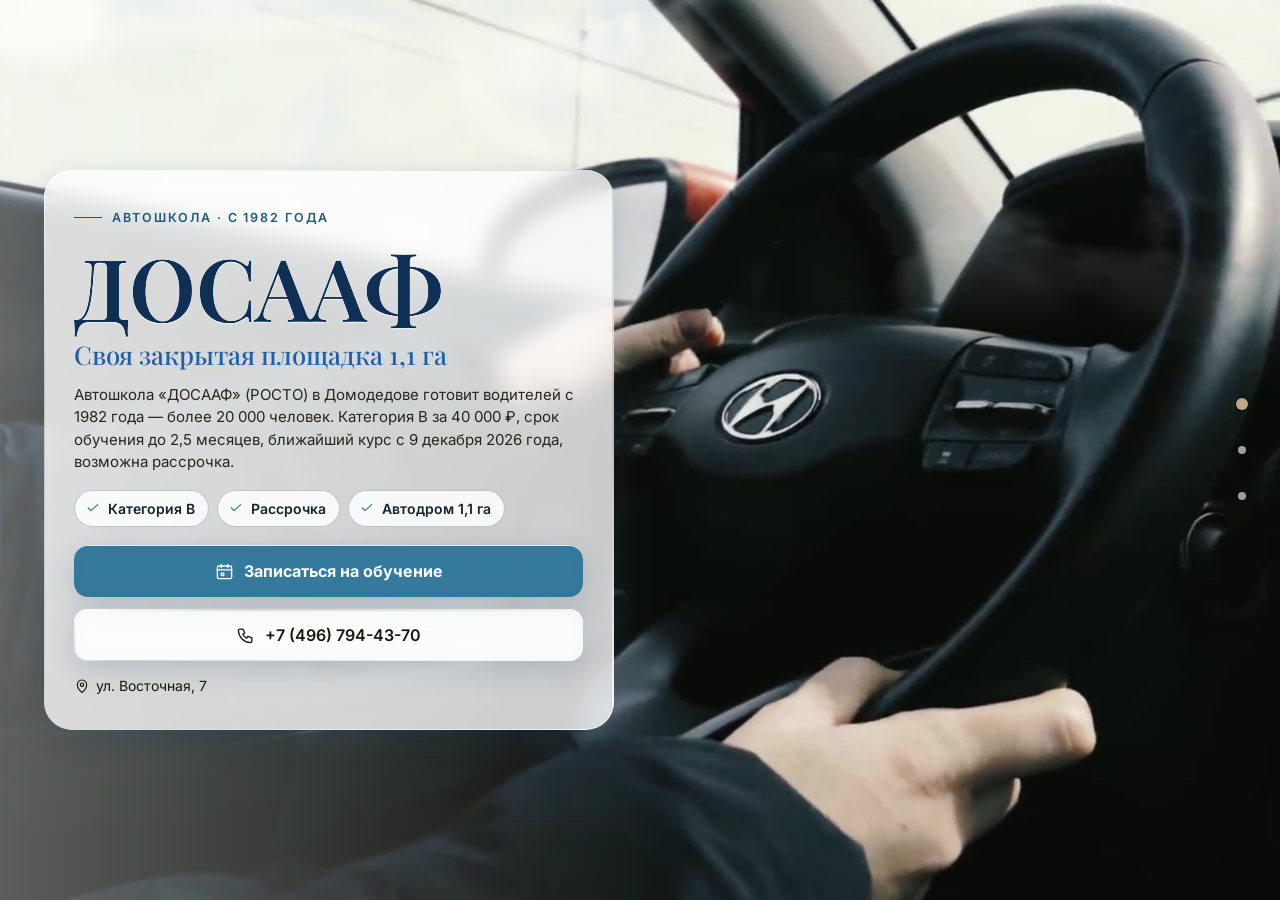
<file: index.html>
<!DOCTYPE html>
<html lang="ru" data-theme="light">
<head>
<meta charset="utf-8">
<meta name="viewport" content="width=device-width, initial-scale=1, viewport-fit=cover">
<title>Автошкола «ДОСААФ» (РОСТО), Домодедово — категория B 40 000 ₽, с 1982 года</title>
<meta name="description" content="Автошкола «ДОСААФ» (РОСТО) в Домодедове с 1982 года: категория B — 40 000 ₽, срок до 2,5 месяцев, рассрочка, собственный автодром 1,1 га. Курс с 9 декабря 2026. Телефон +7 (496) 794-43-70.">
<meta name="robots" content="noindex, nofollow, noarchive">
<meta name="geo.region" content="RU-SPE">
<meta name="geo.placename" content="Санкт-Петербург">
<meta name="geo.position" content="59.8944504;30.4585142">
<meta name="ICBM" content="59.8944504, 30.4585142">
<meta property="og:type" content="website">
<meta property="og:locale" content="ru_RU">
<meta property="og:site_name" content="Автошкола «ДОСААФ»">
<meta property="og:title" content="Автошкола «ДОСААФ» (РОСТО), Домодедово — категория B 40 000 ₽, с 1982 года">
<meta property="og:description" content="Автошкола «ДОСААФ» (РОСТО) в Домодедове с 1982 года: категория B — 40 000 ₽, срок до 2,5 месяцев, рассрочка, собственный автодром 1,1 га. Курс с 9 декабря 2026. Телефон +7 (496) 794-43-70.">
<meta name="twitter:card" content="summary_large_image">
<meta name="twitter:title" content="Автошкола «ДОСААФ» (РОСТО), Домодедово — категория B 40 000 ₽, с 1982 года">
<meta name="twitter:description" content="Автошкола «ДОСААФ» (РОСТО) в Домодедове с 1982 года: категория B — 40 000 ₽, срок до 2,5 месяцев, рассрочка, собственный автодром 1,1 га. Курс с 9 декабря 2026. Телефон +7 (496) 794-43-70.">
<meta name="theme-color" content="#eef5f9">
<link rel="icon" href="data:image/svg+xml,%3Csvg%20xmlns%3D%22http%3A//www.w3.org/2000/svg%22%20viewBox%3D%220%200%2064%2064%22%3E%3Crect%20width%3D%2264%22%20height%3D%2264%22%20rx%3D%2214%22%20fill%3D%22%231f5fa8%22/%3E%3Ccircle%20cx%3D%2232%22%20cy%3D%2232%22%20r%3D%2217%22%20fill%3D%22none%22%20stroke%3D%22%23fff%22%20stroke-width%3D%225%22/%3E%3Ccircle%20cx%3D%2232%22%20cy%3D%2232%22%20r%3D%225%22%20fill%3D%22%23ffc54d%22/%3E%3C/svg%3E">
<script>document.documentElement.classList.add('js');try{var _i=parseInt(localStorage.getItem('nb_fs2'),10),_f=[1,1.15,1.3,1.5][_i];if(_f)document.documentElement.style.setProperty('--fs',_f)}catch(e){}</script>
<style id="hero-timing">:root{--hero-d:1.2s}</style>
<link rel="preload" as="image" href="img/hero-poster.jpg" fetchpriority="high">
<!-- шрифты лежат внутри сайта: Google Fonts у российской аудитории режется -->
<style>
@font-face{font-family:'Inter';font-style:normal;font-weight:400;font-display:swap;src:url(assets/fonts/inter-400-cyrillic-ext.woff2) format('woff2');unicode-range:U+0460-052F, U+1C80-1C8A, U+20B4, U+2DE0-2DFF, U+A640-A69F, U+FE2E-FE2F}
@font-face{font-family:'Inter';font-style:normal;font-weight:400;font-display:swap;src:url(assets/fonts/inter-400-cyrillic.woff2) format('woff2');unicode-range:U+0301, U+0400-045F, U+0490-0491, U+04B0-04B1, U+2116}
@font-face{font-family:'Inter';font-style:normal;font-weight:400;font-display:swap;src:url(assets/fonts/inter-400-latin-ext.woff2) format('woff2');unicode-range:U+0100-02BA, U+02BD-02C5, U+02C7-02CC, U+02CE-02D7, U+02DD-02FF, U+0304, U+0308, U+0329, U+1D00-1DBF, U+1E00-1E9F, U+1EF2-1EFF, U+2020, U+20A0-20AB, U+20AD-20C0, U+2113, U+2C60-2C7F, U+A720-A7FF}
@font-face{font-family:'Inter';font-style:normal;font-weight:400;font-display:swap;src:url(assets/fonts/inter-400-latin.woff2) format('woff2');unicode-range:U+0000-00FF, U+0131, U+0152-0153, U+02BB-02BC, U+02C6, U+02DA, U+02DC, U+0304, U+0308, U+0329, U+2000-206F, U+20AC, U+2122, U+2191, U+2193, U+2212, U+2215, U+FEFF, U+FFFD}
@font-face{font-family:'Inter';font-style:normal;font-weight:500;font-display:swap;src:url(assets/fonts/inter-500-cyrillic-ext.woff2) format('woff2');unicode-range:U+0460-052F, U+1C80-1C8A, U+20B4, U+2DE0-2DFF, U+A640-A69F, U+FE2E-FE2F}
@font-face{font-family:'Inter';font-style:normal;font-weight:500;font-display:swap;src:url(assets/fonts/inter-500-cyrillic.woff2) format('woff2');unicode-range:U+0301, U+0400-045F, U+0490-0491, U+04B0-04B1, U+2116}
@font-face{font-family:'Inter';font-style:normal;font-weight:500;font-display:swap;src:url(assets/fonts/inter-500-latin-ext.woff2) format('woff2');unicode-range:U+0100-02BA, U+02BD-02C5, U+02C7-02CC, U+02CE-02D7, U+02DD-02FF, U+0304, U+0308, U+0329, U+1D00-1DBF, U+1E00-1E9F, U+1EF2-1EFF, U+2020, U+20A0-20AB, U+20AD-20C0, U+2113, U+2C60-2C7F, U+A720-A7FF}
@font-face{font-family:'Inter';font-style:normal;font-weight:500;font-display:swap;src:url(assets/fonts/inter-500-latin.woff2) format('woff2');unicode-range:U+0000-00FF, U+0131, U+0152-0153, U+02BB-02BC, U+02C6, U+02DA, U+02DC, U+0304, U+0308, U+0329, U+2000-206F, U+20AC, U+2122, U+2191, U+2193, U+2212, U+2215, U+FEFF, U+FFFD}
@font-face{font-family:'Inter';font-style:normal;font-weight:600;font-display:swap;src:url(assets/fonts/inter-600-cyrillic-ext.woff2) format('woff2');unicode-range:U+0460-052F, U+1C80-1C8A, U+20B4, U+2DE0-2DFF, U+A640-A69F, U+FE2E-FE2F}
@font-face{font-family:'Inter';font-style:normal;font-weight:600;font-display:swap;src:url(assets/fonts/inter-600-cyrillic.woff2) format('woff2');unicode-range:U+0301, U+0400-045F, U+0490-0491, U+04B0-04B1, U+2116}
@font-face{font-family:'Inter';font-style:normal;font-weight:600;font-display:swap;src:url(assets/fonts/inter-600-latin-ext.woff2) format('woff2');unicode-range:U+0100-02BA, U+02BD-02C5, U+02C7-02CC, U+02CE-02D7, U+02DD-02FF, U+0304, U+0308, U+0329, U+1D00-1DBF, U+1E00-1E9F, U+1EF2-1EFF, U+2020, U+20A0-20AB, U+20AD-20C0, U+2113, U+2C60-2C7F, U+A720-A7FF}
@font-face{font-family:'Inter';font-style:normal;font-weight:600;font-display:swap;src:url(assets/fonts/inter-600-latin.woff2) format('woff2');unicode-range:U+0000-00FF, U+0131, U+0152-0153, U+02BB-02BC, U+02C6, U+02DA, U+02DC, U+0304, U+0308, U+0329, U+2000-206F, U+20AC, U+2122, U+2191, U+2193, U+2212, U+2215, U+FEFF, U+FFFD}
@font-face{font-family:'Inter';font-style:normal;font-weight:700;font-display:swap;src:url(assets/fonts/inter-700-cyrillic-ext.woff2) format('woff2');unicode-range:U+0460-052F, U+1C80-1C8A, U+20B4, U+2DE0-2DFF, U+A640-A69F, U+FE2E-FE2F}
@font-face{font-family:'Inter';font-style:normal;font-weight:700;font-display:swap;src:url(assets/fonts/inter-700-cyrillic.woff2) format('woff2');unicode-range:U+0301, U+0400-045F, U+0490-0491, U+04B0-04B1, U+2116}
@font-face{font-family:'Inter';font-style:normal;font-weight:700;font-display:swap;src:url(assets/fonts/inter-700-latin-ext.woff2) format('woff2');unicode-range:U+0100-02BA, U+02BD-02C5, U+02C7-02CC, U+02CE-02D7, U+02DD-02FF, U+0304, U+0308, U+0329, U+1D00-1DBF, U+1E00-1E9F, U+1EF2-1EFF, U+2020, U+20A0-20AB, U+20AD-20C0, U+2113, U+2C60-2C7F, U+A720-A7FF}
@font-face{font-family:'Inter';font-style:normal;font-weight:700;font-display:swap;src:url(assets/fonts/inter-700-latin.woff2) format('woff2');unicode-range:U+0000-00FF, U+0131, U+0152-0153, U+02BB-02BC, U+02C6, U+02DA, U+02DC, U+0304, U+0308, U+0329, U+2000-206F, U+20AC, U+2122, U+2191, U+2193, U+2212, U+2215, U+FEFF, U+FFFD}
@font-face{font-family:'Playfair Display';font-style:normal;font-weight:500;font-display:swap;src:url(assets/fonts/playfair-display-500-cyrillic.woff2) format('woff2');unicode-range:U+0301, U+0400-045F, U+0490-0491, U+04B0-04B1, U+2116}
@font-face{font-family:'Playfair Display';font-style:normal;font-weight:500;font-display:swap;src:url(assets/fonts/playfair-display-500-latin-ext.woff2) format('woff2');unicode-range:U+0100-02BA, U+02BD-02C5, U+02C7-02CC, U+02CE-02D7, U+02DD-02FF, U+0304, U+0308, U+0329, U+1D00-1DBF, U+1E00-1E9F, U+1EF2-1EFF, U+2020, U+20A0-20AB, U+20AD-20C0, U+2113, U+2C60-2C7F, U+A720-A7FF}
@font-face{font-family:'Playfair Display';font-style:normal;font-weight:500;font-display:swap;src:url(assets/fonts/playfair-display-500-latin.woff2) format('woff2');unicode-range:U+0000-00FF, U+0131, U+0152-0153, U+02BB-02BC, U+02C6, U+02DA, U+02DC, U+0304, U+0308, U+0329, U+2000-206F, U+20AC, U+2122, U+2191, U+2193, U+2212, U+2215, U+FEFF, U+FFFD}
@font-face{font-family:'Playfair Display';font-style:normal;font-weight:600;font-display:swap;src:url(assets/fonts/playfair-display-600-cyrillic.woff2) format('woff2');unicode-range:U+0301, U+0400-045F, U+0490-0491, U+04B0-04B1, U+2116}
@font-face{font-family:'Playfair Display';font-style:normal;font-weight:600;font-display:swap;src:url(assets/fonts/playfair-display-600-latin-ext.woff2) format('woff2');unicode-range:U+0100-02BA, U+02BD-02C5, U+02C7-02CC, U+02CE-02D7, U+02DD-02FF, U+0304, U+0308, U+0329, U+1D00-1DBF, U+1E00-1E9F, U+1EF2-1EFF, U+2020, U+20A0-20AB, U+20AD-20C0, U+2113, U+2C60-2C7F, U+A720-A7FF}
@font-face{font-family:'Playfair Display';font-style:normal;font-weight:600;font-display:swap;src:url(assets/fonts/playfair-display-600-latin.woff2) format('woff2');unicode-range:U+0000-00FF, U+0131, U+0152-0153, U+02BB-02BC, U+02C6, U+02DA, U+02DC, U+0304, U+0308, U+0329, U+2000-206F, U+20AC, U+2122, U+2191, U+2193, U+2212, U+2215, U+FEFF, U+FFFD}
/* ===== Notary site — generator stylesheet (light warm base, dark theme by toggle) ===== */
:root{
  --p100:#665230; --p90:#97825e; --p80:#bba887; --p70:#c2b9a9; --p50:#dad5ce; --p40:#e0dedb;
  --p30:#eeece9; --p20:#f1f1f0; --p10:#f8f8f8; --n100:#0e0f11; --n90:#3c404b; --n10:#fff;

  --bg:var(--p10); --bg2:var(--p20); --bg3:var(--p30); --card:var(--n10); --text:var(--n100); --muted:var(--n90);
  --line:var(--p50); --line2:var(--p40); --accent:var(--p90); --accent-d:var(--p100); --accent-l:var(--p80); --accent-soft:var(--p30);
  --on-accent:#fff; --shadow:0 1px 10px rgba(51,51,51,.10); --shadow-lg:0 12px 40px rgba(30,24,10,.14);
  --hero-ov1:rgba(14,15,17,.72); --hero-ov2:rgba(14,15,17,.30); --sec-ov:rgba(248,248,248,.72);
  --ok:#2e8b57; --bad:#b4453b;
  /* те же цвета составляющими: rgba() понимают все браузеры, color-mix() — нет */
  --bg-rgb:248,248,248; --card-rgb:255,255,255; --accent-rgb:151,130,94; --ok-rgb:46,139,87;

  --zc:var(--fs); --fs:1; --vwu:calc(1vw / var(--fs)); --vhu:calc(1vh / var(--fs));   /* масштаб текста (А−/А+) и «честные» vw/vh под ним */
  --hdr-h:68px; --bar-h:70px; --vh:calc(100*var(--vhu)); --gap:24px; --radius:14px; --radius-s:10px;
  --font:"Inter",Tahoma,Arial,sans-serif; --serif:"Playfair Display",Georgia,"Times New Roman",serif;
  --ease:cubic-bezier(.65,.05,.36,1); --speed:520ms;
}
html[data-theme="dark"]{
  --bg:#17150f; --bg2:#1d1a13; --bg3:#252117; --card:#221e15; --text:#f1ebdf; --muted:#b9ae98;
  --line:#3a3325; --line2:#2f2a1e; --accent:#c9b17f; --accent-d:#e0cf9f; --accent-l:#8d7b58; --accent-soft:#2a251a;
  --on-accent:#17150f; --shadow:0 1px 12px rgba(0,0,0,.45); --shadow-lg:0 14px 40px rgba(0,0,0,.55);
  --hero-ov1:rgba(10,9,6,.80); --hero-ov2:rgba(10,9,6,.40); --sec-ov:rgba(16,15,12,.76);
  --bg-rgb:23,21,15; --card-rgb:34,30,21; --accent-rgb:201,177,127;
}

*,*::before,*::after{box-sizing:border-box}
/* А−/А+: весь сайт — шапка, плашки, меню, формы, окна — растёт пропорционально, как при увеличении масштаба в браузере */
html{-webkit-text-size-adjust:100%;scroll-behavior:auto;zoom:var(--fs,1)}
html,body{height:100%;margin:0;overflow:hidden;background:var(--bg);color:var(--text);
  font-family:var(--font);font-size:16px;line-height:1.55;-webkit-font-smoothing:antialiased}
body{overscroll-behavior:none;position:relative}
a{color:inherit;text-decoration:none}
img{display:block;max-width:100%}
button{font:inherit;color:inherit;background:none;border:0;padding:0;cursor:pointer}
input,select,textarea{font:inherit;color:inherit}
h1,h2,h3,h4,p{margin:0}
ul{margin:0;padding:0;list-style:none}
svg{display:block}
.ico{width:22px;height:22px;stroke:currentColor;fill:none;stroke-width:1.7;stroke-linecap:round;stroke-linejoin:round;flex:none}
.vh{position:absolute!important;width:1px;height:1px;overflow:hidden;clip:rect(0 0 0 0);white-space:nowrap}

/* ---------- typography helpers ---------- */
.kicker{display:inline-flex;align-items:center;gap:10px;font-size:13px;font-weight:600;letter-spacing:.14em;text-transform:uppercase;color:var(--accent)}
.kicker::before{content:"";width:28px;height:1px;background:var(--accent)}
.h2{font-size:clamp(26px,calc(3.2*var(--vwu,1vw)),40px);font-weight:600;letter-spacing:-.02em;line-height:1.12;margin-top:10px}
.lead{color:var(--muted);font-size:17px;max-width:640px;margin-top:12px}
.sec-head{margin-bottom:28px}
#contacts .sec-head{margin-bottom:18px}

/* ---------- buttons ---------- */
.btn{display:inline-flex;align-items:center;justify-content:center;gap:10px;min-height:48px;padding:0 22px;border-radius:999px;
  font-weight:600;font-size:15px;line-height:1;border:1.5px solid transparent;transition:background .25s,color .25s,border-color .25s,transform .2s,box-shadow .25s;white-space:nowrap}
.btn:active{transform:translateY(1px)}
.btn-primary{background:var(--accent-d);color:var(--on-accent);border-color:var(--accent-d)}
.btn-primary:hover{background:var(--accent);border-color:var(--accent);color:#fff}
html[data-theme="dark"] .btn-primary:hover{color:#17150f}
.btn-ghost{border-color:var(--line);color:var(--text);background:var(--card)}
.btn-ghost:hover{border-color:var(--accent);color:var(--accent-d)}
.btn-light{background:rgba(255,255,255,.14);color:#fff;border-color:rgba(255,255,255,.55);backdrop-filter:blur(6px)}
.btn-light:hover{background:#fff;color:var(--n100)}
.btn-white{background:#fff;color:var(--n100);border-color:#fff}
.btn-white:hover{background:var(--p30);border-color:var(--p30)}
.btn .ico{width:18px;height:18px}
.btn-sm{min-height:44px;padding:0 16px;font-size:14px}

/* ---------- header ---------- */
.hdr{position:fixed;top:0;left:0;right:0;height:var(--hdr-h);z-index:200;display:flex;align-items:center;
  zoom:calc(1 / var(--zc,1)); --vwu:1vw; --vhu:1vh;   /* А−/А+ шапку не трогают: она всегда как при 100 % (страница в zoom, шапка — встречный zoom) */
  background:rgba(var(--bg-rgb),.88);backdrop-filter:blur(12px);-webkit-backdrop-filter:blur(12px);
  border-bottom:1px solid var(--line2);transition:background .3s}
.hdr-in{width:100%;max-width:1280px;margin:0 auto;padding:0 28px;display:flex;align-items:center;gap:24px}
.brand{display:flex;align-items:center;gap:12px;min-width:0;min-height:44px}
.mono-img{object-fit:contain;background:#fff;padding:2px;box-sizing:border-box}
.mono{width:42px;height:42px;border-radius:12px;background:var(--accent-d);color:var(--on-accent);display:grid;place-items:center;
  font-family:var(--serif);font-size:20px;font-weight:600;flex:none;letter-spacing:.02em}
.brand-t{display:flex;flex-direction:column;line-height:1.15;min-width:0}
.brand-n{font-weight:600;font-size:15px;white-space:nowrap;overflow:hidden;text-overflow:ellipsis}
.brand-s{font-size:13px;color:var(--muted);white-space:nowrap;overflow:hidden;text-overflow:ellipsis}
.nav{display:flex;align-items:center;gap:4px;margin-left:auto}
.nav > li{position:relative}
.nav-a{display:inline-flex;align-items:center;gap:6px;min-height:44px;padding:10px 12px;border-radius:8px;font-size:14px;font-weight:500;color:var(--text);opacity:.8;transition:opacity .2s,background .2s}
.nav-a:hover,.nav-a.cur,.nav > li.open > .nav-a{opacity:1;background:var(--bg3)}
.nav-a .chev{width:14px;height:14px;transition:transform .25s}
.nav > li.open > .nav-a .chev{transform:rotate(180deg)}
.hdr-tools{display:flex;align-items:center;gap:6px;margin-left:8px}
.tool{width:44px;height:44px;border-radius:10px;display:grid;place-items:center;color:var(--text);opacity:.8;transition:background .2s,opacity .2s}
.tool:hover{background:var(--bg3);opacity:1}
.tool .ico{width:20px;height:20px}
.tool-lang{width:auto;padding:0 10px;gap:6px;font-size:13px;font-weight:600;letter-spacing:.04em;display:flex;align-items:center}
.lang-wrap{position:relative}
.lang-dd{position:absolute;right:0;top:calc(100% + 8px);background:var(--card);border:1px solid var(--line);border-radius:12px;box-shadow:var(--shadow-lg);
  padding:6px;min-width:190px;display:none;z-index:210}
.lang-wrap.open .lang-dd{display:block}
.lang-dd button,.lang-dd a{display:flex;width:100%;align-items:center;gap:10px;min-height:44px;padding:9px 12px;border-radius:8px;font-size:14px;text-align:left}
.lang-dd button:hover,.lang-dd a:hover{background:var(--bg3)}
.lang-dd button.cur,.lang-dd a.cur{color:var(--accent-d);font-weight:600}
.lang-dd b{font-size:13px;letter-spacing:.08em;width:26px;color:var(--muted)}
.hdr-book{margin-left:4px}
.burger{display:none}
.moon,.sun{display:none}
html[data-theme="dark"] .sun{display:block}
html:not([data-theme="dark"]) .moon{display:block}

/* mega menu */
.mega{position:absolute;left:50%;top:calc(100% + 10px);transform:translateX(-50%);width:min(980px,calc(calc(100*var(--vwu,1vw)) - 40px));
  background:var(--card);border:1px solid var(--line);border-radius:16px;box-shadow:var(--shadow-lg);padding:20px;display:none;z-index:210}
.nav > li.open > .mega{display:block}
.mega-head{display:flex;justify-content:space-between;align-items:baseline;gap:16px;padding:0 6px 14px;border-bottom:1px solid var(--line2);margin-bottom:12px}
.mega-head b{font-size:14px}
.mega-head span{font-size:13px;color:var(--muted)}
.mega-grid{display:grid;grid-template-columns:repeat(2,1fr);gap:4px}
.mega-it{display:flex;gap:12px;align-items:flex-start;padding:10px 12px;border-radius:10px;text-align:left;width:100%;transition:background .2s}
.mega-it:hover{background:var(--bg3)}
.mega-it .cic{width:38px;height:38px;border-radius:10px;background:var(--accent-soft);color:var(--accent-d);display:grid;place-items:center;flex:none}
.mega-it .cic .ico{width:20px;height:20px}
.mega-it b{display:block;font-size:14px;font-weight:600}
.mega-it small{display:block;font-size:13px;color:var(--muted);line-height:1.35;margin-top:2px}
.mega-it em{font-style:normal;font-size:13px;color:var(--accent);margin-top:3px;display:block}

/* mobile menu */
.mmenu{position:fixed;top:calc(var(--hdr-h) / var(--zc,1));left:0;right:0;bottom:var(--bar-h);z-index:190;background:var(--bg);overflow-y:auto;padding:14px 18px 30px;display:none}
.mmenu.open{display:block}
.mmenu a,.mmenu .macc > button{display:flex;align-items:center;justify-content:space-between;width:100%;padding:14px 6px;border-bottom:1px solid var(--line2);font-size:17px;font-weight:500;text-align:left}
.mmenu .macc > button .chev{width:18px;height:18px;transition:transform .25s}
.mmenu .macc.open > button .chev{transform:rotate(180deg)}
.mmenu .macc-list{display:none;padding:4px 0 8px}
.mmenu .macc.open .macc-list{display:block}
.mmenu .macc-list button{display:flex;align-items:center;gap:12px;width:100%;padding:11px 8px;border-radius:10px;text-align:left;font-size:15px}
.mmenu .macc-list button:hover{background:var(--bg3)}
.mmenu .macc-list .cic{width:32px;height:32px;border-radius:8px;background:var(--accent-soft);color:var(--accent-d);display:grid;place-items:center;flex:none}
.mmenu .macc-list .cic .ico{width:17px;height:17px}
.mmenu-foot{display:flex;flex-wrap:wrap;gap:8px;margin-top:18px}
.mmenu-foot .btn{flex:1}

/* ---------- full-page scroller ---------- */
.fp{position:relative;width:100%;height:var(--vh);overflow:hidden}
.fp-track{will-change:transform;transition:transform var(--speed) var(--ease)}
.fp-track.no-anim{transition:none}
.sec{position:relative;height:var(--vh);width:100%;overflow:hidden}
.sec-scroll{height:100%;overflow-y:auto;overflow-x:hidden;display:flex;flex-direction:column;
  padding:calc(var(--hdr-h) / var(--zc,1) + 20px) 28px calc(var(--bar-h) + 96px);-webkit-overflow-scrolling:touch;scrollbar-width:thin;scrollbar-color:var(--line) transparent}
.wrap{margin:auto;width:100%;max-width:1180px}
.sec-alt{background:var(--bg2)}

/* reveal animation */
.rv{opacity:0;transform:translateY(18px);transition:opacity .7s ease,transform .7s ease;transition-delay:calc(var(--i,0) * 90ms)}
.sec.active .rv{opacity:1;transform:none}

/* side dots */
.dots{position:fixed;right:16px;top:50%;transform:translateY(-50%);z-index:150;display:flex;flex-direction:column;gap:2px}
.dots button{position:relative;width:44px;height:44px;display:grid;place-items:center}
.dots button::after{content:"";width:8px;height:8px;border-radius:50%;background:var(--muted);opacity:.45;transition:transform .25s,opacity .25s,background .25s}
.dots button:hover::after{opacity:.9}
.dots button.cur::after{background:var(--accent);opacity:1;transform:scale(1.5)}
.dots button span{position:absolute;right:32px;top:50%;transform:translateY(-50%) translateX(6px);background:var(--n100);color:#fff;font-size:13px;
  padding:5px 10px;border-radius:6px;white-space:nowrap;opacity:0;pointer-events:none;transition:opacity .2s,transform .2s}
.dots button:hover span{opacity:1;transform:translateY(-50%)}
.sec-hero ~ .dots{color:#fff}
body[data-sec="0"] .dots button::after{background:#fff}
body[data-sec="0"] .dots button.cur::after{background:var(--p80)}

.sec:not(.sec-hero) .sec-scroll{position:relative;z-index:1}

.status{display:inline-flex;align-items:center;gap:8px;padding:8px 14px 8px 10px;border-radius:999px;background:rgba(255,255,255,.12);border:1px solid rgba(255,255,255,.28);font-size:13px;backdrop-filter:blur(6px)}
.status i{width:9px;height:9px;border-radius:50%;background:#7bd389;box-shadow:0 0 0 3px rgba(123,211,137,.28)}
.status.closed i{background:#f08a7e;box-shadow:0 0 0 3px rgba(240,138,126,.28)}
.status.soon i{background:#f0c674;box-shadow:0 0 0 3px rgba(240,198,116,.28)}
.status span{opacity:.85}
.addr-link{display:inline-flex;align-items:center;gap:6px;border-bottom:1px solid currentColor;padding:13px 0 14px;margin:-13px 0 -14px;transition:color .2s}
.addr-link:hover{color:var(--accent)}
.addr-link .ico{width:16px;height:16px}

/* ---------- services ---------- */
.svc-grid{display:grid;grid-template-columns:repeat(5,1fr);gap:14px}
.svc{display:flex;flex-direction:column;align-items:flex-start;gap:10px;padding:18px 16px 16px;border-radius:var(--radius);background:var(--card);border:1px solid var(--line2);
  text-align:left;min-height:170px;transition:transform .25s,box-shadow .25s,border-color .25s;position:relative}
.svc:hover{transform:translateY(-3px);box-shadow:var(--shadow-lg);border-color:var(--accent-l)}
.svc .cic{width:44px;height:44px;border-radius:12px;background:var(--accent-soft);color:var(--accent-d);display:grid;place-items:center}
.svc b{font-size:15px;font-weight:600;line-height:1.3}
.svc small{font-size:13px;color:var(--muted);line-height:1.35}
.svc em{font-style:normal;font-size:13px;color:var(--accent);margin-top:auto;padding-top:6px;display:inline-flex;align-items:center;gap:4px}
.svc em .ico{width:12px;height:12px}

/* ---------- about ---------- */
.about{display:grid;grid-template-columns:1.15fr .85fr;gap:48px;align-items:start}
.about-txt p{color:var(--muted);margin-top:14px;font-size:16px}
.about-txt p:first-of-type{color:var(--text)}
.quote{margin-top:22px;padding:16px 20px;border-left:3px solid var(--accent);background:var(--card);border-radius:0 12px 12px 0;font-family:var(--serif);font-size:18px;line-height:1.45;color:var(--text)}
.creds{display:grid;gap:10px}
.cred{display:flex;gap:14px;align-items:center;padding:14px 16px;border-radius:12px;background:var(--card);border:1px solid var(--line2)}
.cred .cic{width:40px;height:40px;border-radius:10px;background:var(--accent-soft);color:var(--accent-d);display:grid;place-items:center;flex:none}
.cred .cic .ico{width:20px;height:20px}
.cred small{display:block;font-size:13px;color:var(--muted);text-transform:uppercase;letter-spacing:.06em}
.cred b{display:block;font-size:15px;font-weight:600;line-height:1.3}
.chips{display:flex;flex-wrap:wrap;gap:8px;margin-top:16px}
.chips li{padding:8px 14px;border-radius:999px;border:1px solid var(--accent-l);color:var(--accent-d);font-size:13.5px;font-weight:500;background:var(--card)}
.strong-lbl{margin-top:22px;font-size:13px;text-transform:uppercase;letter-spacing:.1em;color:var(--muted)}

/* ---------- how ---------- */
.steps{display:grid;grid-template-columns:repeat(5,1fr);gap:16px;position:relative;margin-top:14px}
.steps::before{content:"";position:absolute;left:8%;right:8%;top:30px;height:1px;background:var(--line)}
.step{position:relative;padding:0 8px}
.step-n{width:60px;height:60px;border-radius:50%;background:var(--card);border:1.5px solid var(--accent-l);color:var(--accent-d);display:grid;place-items:center;
  font-family:var(--serif);font-size:24px;font-weight:600;position:relative;z-index:1;transition:background .4s,color .4s}
.sec.active .step-n{animation:pop .6s var(--ease) both;animation-delay:calc(var(--i) * 140ms + 150ms)}
@keyframes pop{0%{transform:scale(.6);opacity:0}60%{transform:scale(1.08);opacity:1}100%{transform:scale(1)}}
.step b{display:block;margin-top:16px;font-size:17px;font-weight:600}
.step p{color:var(--muted);font-size:14.5px;margin-top:6px}

/* ---------- reviews ---------- */
.reviews{display:grid;grid-template-columns:300px 1fr;gap:28px;align-items:start}
.rsum{background:var(--card);border:1px solid var(--line2);border-radius:var(--radius);padding:26px 24px;text-align:center}
.rsum .big{font-family:var(--serif);font-size:64px;line-height:1;font-weight:500;color:var(--accent-d)}
.stars{display:inline-flex;gap:3px;--fill:100%}
.stars svg{width:20px;height:20px}
.stars .st{fill:var(--line);stroke:none}
.stars .st.on{fill:#e7b73b}
.stars .st.half{fill:url(#halfgrad)}
.rsum .stars{margin-top:8px}
.rsum p{color:var(--muted);font-size:13.5px;margin-top:10px;line-height:1.4}
.rsum .btn{margin-top:16px;width:100%}
.rsum .gis{display:block;margin:10px 0 -14px;padding:14px 0;font-size:13px;color:var(--accent-d);text-decoration:underline;text-underline-offset:3px}
.rgrid{display:grid;grid-template-columns:repeat(2,1fr);gap:14px}
.rev{background:var(--card);border:1px solid var(--line2);border-radius:var(--radius);padding:20px;display:flex;flex-direction:column;gap:10px}
.rev .stars svg{width:15px;height:15px}
.rev p{font-size:14.5px;line-height:1.5;flex:1}
.rev p::before{content:"“";font-family:var(--serif);color:var(--accent);font-size:22px;line-height:0;margin-right:4px;vertical-align:-6px}
.rev-meta{display:flex;flex-wrap:wrap;justify-content:space-between;gap:4px 10px;align-items:baseline;font-size:13px;color:var(--muted)}
.rev-meta b{color:var(--text);font-weight:600}
.rev-src{display:inline-flex;align-items:center;gap:5px;white-space:nowrap;margin-left:auto}
.rev-src i{width:6px;height:6px;border-radius:50%;background:var(--accent)}
.rev-sample{color:var(--muted);font-style:italic;opacity:.85}
.rev-real{color:var(--accent-d);font-weight:600}
.rev-real i{background:var(--ok)}
.rev-is-real{border-color:var(--accent-l)}
.demo-note{margin-top:14px;max-width:760px;font-size:13.5px;line-height:1.45;color:var(--muted);background:var(--accent-soft);
  border-left:3px solid var(--accent);border-radius:0 8px 8px 0;padding:8px 12px}
.rnote{margin-top:14px;font-size:13px;color:var(--muted)}

/* ---------- faq ---------- */
.faq{display:grid;grid-template-columns:1fr 1fr;gap:0 32px;align-items:start}
.faq-col{display:flex;flex-direction:column}
.fq{border-bottom:1px solid var(--line)}
.fq > button{display:flex;width:100%;align-items:center;justify-content:space-between;gap:16px;min-height:44px;padding:16px 4px;text-align:left;font-weight:600;font-size:15.5px;line-height:1.35}
.fq > button .pl{width:26px;height:26px;border-radius:50%;border:1px solid var(--line);display:grid;place-items:center;flex:none;color:var(--accent-d);transition:transform .3s,background .3s}
.fq > button .pl .ico{width:14px;height:14px}
.fq.open > button .pl{transform:rotate(45deg);background:var(--accent-soft)}
.fq-a{display:grid;grid-template-rows:0fr;transition:grid-template-rows .35s var(--ease)}
.fq.open .fq-a{grid-template-rows:1fr}
.fq-a > div{overflow:hidden}
.fq-a p{color:var(--muted);font-size:14.5px;padding:0 4px 16px;line-height:1.55}
.fq-a .faq-note{font-size:13px;color:var(--accent-d);padding-bottom:6px}
.fq-a .faq-note:empty{display:none}

/* ---------- contacts ---------- */
.contacts{display:grid;grid-template-columns:1fr 1.05fr 1fr;gap:18px;align-items:stretch}
.contacts .cbox{padding:16px 18px}
.cbox{background:var(--card);border:1px solid var(--line2);border-radius:var(--radius);padding:20px}
.cl{display:grid;gap:12px}
.cl li{display:flex;gap:12px;align-items:flex-start}
.cl .cic{width:36px;height:36px;border-radius:10px;background:var(--accent-soft);color:var(--accent-d);display:grid;place-items:center;flex:none}
.cl .cic .ico{width:18px;height:18px}
.cl small{display:block;font-size:13px;color:var(--muted);text-transform:uppercase;letter-spacing:.06em}
.cl b{display:block;font-weight:500;font-size:15px;line-height:1.4}
.cl a.tel,.cl a.mail{display:block;padding:14px 0;margin:-14px 0}
.cl a.tel:hover,.cl a.mail:hover{color:var(--accent-d)}
.hours-link{display:inline-block;font-size:13px;color:var(--accent-d);text-decoration:underline;text-underline-offset:3px;padding:14px 0;margin:-14px 0}
.cl .msgs{display:flex;gap:8px;margin-top:4px;flex-wrap:wrap}
.cl .msgs a{display:inline-flex;align-items:center;gap:6px;padding:6px 10px;border-radius:8px;border:1px solid var(--line);font-size:13px;min-height:44px}
.cl .msgs a .ico{width:16px;height:16px}
.mapbox{display:flex;flex-direction:column;gap:12px;padding:12px}
.map{flex:1;min-height:280px;border-radius:10px;overflow:hidden;border:1px solid var(--line);background:var(--bg3);position:relative}
.map iframe{width:100%;height:100%;border:0;position:absolute;inset:0}
.map-actions{display:flex;gap:8px;flex-wrap:wrap}
.map-actions .btn{flex:1;min-height:44px;font-size:14px;padding:0 12px}

/* form */
.form h3{font-size:19px;font-weight:600}
.form .fdesc{color:var(--muted);font-size:13.5px;margin-top:6px}
.fg{display:grid;gap:8px;margin-top:12px}
.f2{display:grid;grid-template-columns:1fr 1fr;gap:10px}
.fld{display:flex;flex-direction:column;gap:4px}
.fld label{font-size:13px;color:var(--muted);font-weight:500}
.fld input,.fld select,.fld textarea{width:100%;background:var(--bg);border:1px solid var(--line);border-radius:10px;padding:8px 12px;font-size:14px;transition:border-color .2s,box-shadow .2s;min-height:44px}
.fld textarea{min-height:48px;resize:vertical}
.fld input:focus,.fld select:focus,.fld textarea:focus{outline:0;border-color:var(--accent);box-shadow:0 0 0 3px rgba(var(--accent-rgb),.22)}
.fld.err input,.fld.err select{border-color:var(--bad)}
.ferr{font-size:13px;color:var(--bad);display:none}
.fld.err .ferr{display:block}
.fnote{font-size:13px;color:var(--muted);margin-top:8px;line-height:1.4}
.fok{display:none;margin-top:10px;padding:10px 12px;border-radius:10px;background:rgba(var(--ok-rgb),.12);color:var(--ok);font-size:13.5px}
.fok.show{display:block}

.foot{margin-top:18px;padding-top:12px;padding-left:250px;flex-wrap:nowrap;align-items:flex-start;border-top:1px solid var(--line2);display:flex;justify-content:space-between;gap:16px;flex-wrap:wrap;font-size:13px;color:var(--muted)}
.foot p{max-width:none}
.foot .fl{white-space:nowrap;flex:none}
.foot .fl a{margin-left:14px;padding:14px 0;margin-top:-14px;margin-bottom:-14px;display:inline-block;min-width:44px;text-align:center;text-decoration:underline;text-underline-offset:3px}

/* ---------- bottom bar ---------- */
.bar{position:fixed;inset:auto 0 0;z-index:300;background:var(--card);box-shadow:0 -1px 10px rgba(51,51,51,.1);border-top:1px solid var(--line2);
  padding:6px 0;padding-bottom:calc(6px + env(safe-area-inset-bottom,0px))}
.bar-in{display:flex;justify-content:space-around;align-items:center;max-width:1080px;margin:0 auto}
.bi{display:flex;flex-direction:column;align-items:center;gap:5px;padding:8px 24px;border-radius:10px;font-size:13.5px;line-height:1;color:var(--text);opacity:.65;
  transition:opacity .3s,background .3s,color .3s;flex:1;max-width:190px;min-width:0}
.bi span{white-space:nowrap;max-width:100%;overflow:hidden;text-overflow:ellipsis}
.bi .ico{width:24px;height:24px}
.bi:hover{opacity:1;background:var(--bg3)}
.bi.cur{opacity:1;color:var(--accent-d)}


/* ---------- modals ---------- */
.modal{position:fixed;inset:0;z-index:400;background:rgba(14,15,17,.62);display:none;align-items:center;justify-content:center;padding:20px}
.modal.open{display:flex}
.mbox{background:var(--card);color:var(--text);border-radius:18px;width:100%;max-width:560px;max-height:min(calc(86*var(--vhu,1vh)),860px);overflow:auto;padding:26px 26px 22px;position:relative;box-shadow:var(--shadow-lg);
  animation:mup .3s var(--ease)}
@keyframes mup{from{opacity:0;transform:translateY(16px) scale(.98)}to{opacity:1;transform:none}}
.mbox-lg{max-width:760px}
.mclose{position:absolute;top:12px;right:12px;width:44px;height:44px;border-radius:50%;display:grid;place-items:center;color:var(--muted)}
.mclose:hover{background:var(--bg3);color:var(--text)}
.mbox h3{font-size:22px;font-weight:600;padding-right:36px}
.mbox .msub{color:var(--muted);font-size:14px;margin-top:4px}
.hours-t{width:100%;border-collapse:collapse;margin-top:16px;font-size:15px}
.hours-t td{padding:9px 6px;border-bottom:1px solid var(--line2)}
.hours-t td:last-child{text-align:right;font-weight:500;white-space:nowrap}
.hours-t tr.today td{color:var(--accent-d);font-weight:600}
.hours-t tr.today td:first-child::after{content:" · " attr(data-today);font-weight:400;font-size:13px;color:var(--muted)}
.hours-t tr.off td:last-child{color:var(--muted);font-weight:400}
.mnote{margin-top:14px;padding:12px 14px;border-radius:10px;background:var(--bg2);font-size:13.5px;color:var(--muted)}
.mnote b{display:block;color:var(--text);margin-bottom:3px;font-size:13px}
.mcontacts{display:flex;flex-wrap:wrap;gap:8px;margin-top:14px}
.mcontacts a{display:inline-flex;align-items:center;gap:7px;min-height:44px;padding:9px 13px;border-radius:10px;border:1px solid var(--line);font-size:13.5px}
.mcontacts a .ico{width:16px;height:16px}
.mcontacts a:hover{border-color:var(--accent)}
/* способы записи: позвонить, написать на почту, заказать обратный звонок */
.bk-opts{display:grid;gap:10px;margin-top:14px}
.bk-opt{display:flex;align-items:center;gap:14px;min-height:60px;padding:10px 16px;border-radius:14px;border:1px solid var(--line);background:var(--bg3);color:var(--text);font-size:16px;font-weight:600;text-align:left;text-decoration:none;transition:border-color .2s,background .2s}
.bk-opt:hover{border-color:var(--accent);background:var(--accent-soft)}
.bk-opt .ico{width:24px;height:24px;color:var(--accent-d);flex:none}
.bk-opt small{display:block;font-weight:400;font-size:13px;color:var(--muted);margin-top:1px}
.mbox-book{max-width:440px}
/* оплата значками, подпись у общего телефона */
.pay-pills{display:flex;flex-wrap:wrap;gap:6px;margin-top:5px}
.pay-pill{display:inline-flex;align-items:center;gap:6px;padding:4px 11px 4px 9px;border-radius:999px;border:1px solid var(--line);background:var(--bg3);font-size:13px;font-weight:600;line-height:1.3;white-space:nowrap}
.pay-pill .ico{width:15px;height:15px;color:var(--accent-d)}
.pay-pill.pay-logo{background:#fff;border-color:rgba(0,0,0,.12);padding:3px 11px;min-height:28px}
.pay-pill.pay-logo img{display:block;height:17px;width:auto}
.pay-pill.pay-logo img[src$="sbp.svg"]{height:20px}

.brand-t{display:flex;flex-direction:column;justify-content:center;gap:2px;line-height:1.1;min-width:0}
.brand-s{display:block;font-size:10.5px;font-weight:600;letter-spacing:.16em;text-transform:uppercase;color:var(--muted);white-space:nowrap;overflow:visible;text-overflow:clip}
.brand-n{font-size:16px;font-weight:600;white-space:nowrap;overflow:visible;text-overflow:clip}
.nav-a{white-space:nowrap}
#navServices{position:static}
.mega{max-height:calc(calc(100*var(--vhu,1vh)) - var(--hdr-h) - 24px);overflow-y:auto;top:calc(100% + 6px);width:min(980px,calc(calc(100*var(--vwu,1vw)) - 32px))}
@media screen and (max-width:760px){.mega-grid{grid-template-columns:1fr}}
@media screen and (max-width:479px){.brand-t{display:flex}.brand-s{font-size:9px;letter-spacing:.14em}.brand-n{font-size:12.5px;white-space:normal;line-height:1.12}}
.bk-inline{grid-template-columns:repeat(3,1fr);gap:8px}
.bk-inline .bk-opt{flex-direction:column;justify-content:center;gap:5px;min-height:76px;padding:9px 6px;font-size:13.5px;text-align:center;line-height:1.2}
.bk-inline .bk-opt .ico{width:22px;height:22px}
.bk-inline .bk-opt small{display:none}
/* services modal */
.svc-list{margin-top:16px;display:grid;grid-template-columns:1fr 1fr;gap:6px}
.svc-list button{display:flex;gap:10px;align-items:center;width:100%;min-height:44px;text-align:left;padding:10px 12px;border-radius:10px;font-size:14px;line-height:1.35;border:1px solid var(--line2);background:var(--bg)}
.svc-list button:hover{border-color:var(--accent);background:var(--accent-soft)}
.svc-list button .ico{width:16px;height:16px;color:var(--accent);margin-top:2px}
.mhint{font-size:13px;color:var(--muted);margin-top:12px}
.mhead{display:flex;gap:14px;align-items:center;padding-right:36px}
.mhead .cic{width:48px;height:48px;border-radius:12px;background:var(--accent-soft);color:var(--accent-d);display:grid;place-items:center;flex:none}

/* ---------- responsive ---------- */
@media (max-width:1200px){
  .svc-grid{grid-template-columns:repeat(5,1fr)}
  .svc{min-height:160px;padding:14px}
  .svc small{display:none}
}
@media screen and (max-width:991px){
  :root{--hdr-h:62px}
  .nav,.hdr-book{display:none}
  .burger{display:grid}
  .hdr-in{padding:0 18px;gap:12px}
}
@media (max-width:991px){
  :root{--bar-h:64px}
  .sec-scroll{padding:calc(var(--hdr-h) / var(--zc,1) + 16px) 22px calc(var(--bar-h) + 96px)}
  .dots{right:8px;gap:8px}
  .dots button span{display:none}
  .svc-grid{grid-template-columns:repeat(3,1fr);gap:10px}
  .svc{min-height:0}
  .about{grid-template-columns:1fr;gap:22px}
  .steps{grid-template-columns:repeat(5,1fr);gap:10px}
  .step-n{width:48px;height:48px;font-size:20px}
  .step b{font-size:15px}.step p{font-size:13px}
  .reviews{grid-template-columns:1fr;gap:16px}
  .rsum{display:flex;align-items:center;gap:18px;text-align:left;padding:16px 18px}
  .rsum .big{font-size:44px}.rsum .stars{margin:0}.rsum p{margin:0;flex:1}.rsum .btn{margin:0;width:auto}.rsum .gis{display:none}
  .faq{grid-template-columns:1fr;gap:0}
  .contacts{grid-template-columns:1fr 1fr}
  .foot{padding-left:0}
  .contacts .form{grid-column:1 / -1}
  .map{min-height:240px}
  .bi{padding:10px 12px;font-size:13px}
}
@media (max-width:767px){
  :root{--bar-h:62px}
  .h2{font-size:26px}
  .lead{font-size:15px}
  .sec-head{margin-bottom:18px}
  .sec-scroll{padding-left:16px;padding-right:16px}
  .svc-grid{grid-template-columns:repeat(2,1fr);gap:10px}
  .svc{padding:12px;gap:8px}
  .svc .cic{width:36px;height:36px}
  .svc b{font-size:13.5px}
  .svc em{display:none}
  .steps{grid-template-columns:1fr;gap:12px}
  .steps::before{left:24px;right:auto;top:10px;bottom:10px;height:auto;width:1px}
  .step{display:grid;grid-template-columns:48px 1fr;gap:14px;align-items:start;padding:0}
  .step-n{grid-row:1 / span 2}
  .step b{margin-top:10px;grid-column:2}
  .step p{grid-column:2;margin-top:2px}
  .rgrid{display:flex;overflow-x:auto;gap:12px;scroll-snap-type:x mandatory;padding-bottom:8px;margin:0 -16px;padding-left:16px;padding-right:16px;scrollbar-width:none}
  .rgrid::-webkit-scrollbar{display:none}
  .rev{flex:0 0 82%;scroll-snap-align:start}
  .rsum{flex-wrap:wrap;gap:12px}
  .rsum p{flex-basis:100%}
  .contacts{grid-template-columns:1fr;gap:14px}
  .contacts .form{grid-column:auto}
  .cbox{padding:16px}
  .map{min-height:220px}
  .f2{grid-template-columns:1fr}
  .foot{flex-direction:column;gap:8px;padding-left:0}
  .bi{padding:8px 4px;font-size:13px;gap:4px}
  .bi .ico{width:22px;height:22px}
  .sec-scroll{padding-bottom:calc(var(--bar-h) + 66px)}
  .mmenu{padding-bottom:80px}
  .demo-note{font-size:13px;padding:7px 10px}
  .mbox{padding:22px 18px 18px;border-radius:16px}
  .svc-list{grid-template-columns:1fr}
  .dots{right:6px;gap:0}
  .dots button{width:44px;height:44px}
  .dots button::after{width:6px;height:6px}
}
@media screen and (max-width:479px){
  :root{--hdr-h:58px}
  .mono{width:36px;height:36px;font-size:17px;border-radius:10px}
  .brand-n{font-size:14px}
  /* тапы в шапке доведены до 44px (см. .tool ниже) — на самой узкой ширине
     текстовому названию рядом с логотипом уже не хватает места без обрезки,
     поэтому в шапке оставляем только логотип-ссылку */
  .tool{width:44px;height:44px}
  .tool-lang{padding:0 8px;width:auto}
  .tool-lang .ico{display:none}
}
@media (max-width:479px){
  :root{--bar-h:60px}
  .svc{padding:11px 10px}
  .svc b{font-size:13px}
  .bi{padding:6px 2px;font-size:13px;gap:4px;width:100%;max-width:none;letter-spacing:-.01em}
  .bi .ico{width:20px;height:20px}
  .bar{padding:5px 0}
  .cl b{font-size:14px}
}
@media (max-height:640px) and (min-width:768px){
  .svc{min-height:0}
}
@media (prefers-reduced-motion:reduce){
  .fp-track{transition-duration:0s}
  .rv{transition:none;opacity:1;transform:none}
}


/* пометка «демонстрационный проект» в подвале */
.foot-demo{margin-top:.5em;font-size:13px;line-height:1.45;opacity:.62}
.foot-demo a{padding:14px 0;margin:-14px 0;display:inline-block;min-width:44px;text-decoration:underline}

/* --- материалы конторы (перенесённый контент клиента) --- */
.info-links{display:flex;flex-wrap:wrap;gap:10px;justify-content:center;margin-top:26px}
.info-links .ilink{display:inline-flex;align-items:center;gap:8px;min-height:44px;padding:9px 16px;border-radius:999px;border:1px solid var(--line);background:var(--card);color:var(--text);font:inherit;font-size:14px;cursor:pointer;transition:background .2s,border-color .2s}
.info-links .ilink:hover{border-color:var(--accent-d);background:var(--bg-alt)}
.info-tabs{display:flex;flex-wrap:wrap;gap:8px;margin:14px 0 4px}
.info-tabs button{min-height:44px;padding:7px 13px;border-radius:999px;border:1px solid var(--line);background:transparent;color:var(--text);font:inherit;font-size:13px;cursor:pointer}
.info-tabs button[aria-selected="true"]{background:var(--accent-d);border-color:var(--accent-d);color:#fff}
.info-body{max-height:min(calc(56*var(--vhu,1vh)),520px);overflow:auto;margin-top:10px;padding-right:4px}
.info-note{font-size:13px;opacity:.7;margin:6px 0 10px}
.info-i{border-bottom:1px solid var(--line)}
.info-i > button{width:100%;display:flex;justify-content:space-between;align-items:center;gap:12px;padding:13px 2px;background:none;border:0;color:inherit;font:inherit;font-weight:600;text-align:left;cursor:pointer}
.info-i > button .pl{width:26px;height:26px;border-radius:50%;border:1px solid var(--line);display:grid;place-items:center;flex:none;color:var(--accent-d);transition:transform .3s,background .3s}
.info-i > button .pl .ico{width:14px;height:14px}
.info-i.open > button .pl{transform:rotate(45deg);background:var(--accent-soft)}
.info-i > div{display:none;padding:0 2px 14px;font-size:15px;line-height:1.62}
.info-i.open > div{display:block}
.info-i p{margin:0 0 10px}
.info-i h4{margin:14px 0 6px;font-size:15px}
.info-i ul{margin:0 0 10px;padding-left:20px}
.info-i li{margin:0 0 5px}
.info-i table{width:100%;border-collapse:collapse;margin:0 0 12px;font-size:14px}
.info-i th,.info-i td{border:1px solid var(--line);padding:7px 9px;text-align:left;vertical-align:top}
.info-f{display:inline-flex;align-items:center;gap:7px;margin:0 8px 8px 0;min-height:44px;padding:7px 12px;border:1px solid var(--line);border-radius:8px;font-size:13px;text-decoration:none;color:var(--accent-d)}
.info-src{display:block;font-size:13px;opacity:.55;margin-top:8px}

/* мобильный: экран должен помещаться целиком, без прокрутки внутри секции —
   поэтому убираем самое объёмное (встроенная карта заменяется кнопкой) и поджимаем формы */
@media (max-width:760px){
  .mapbox .map{display:none}
  .mapbox{padding:0;background:none;border:0}
  /* карточка со списком контактов на телефоне не нужна: адрес, телефон, часы —
     в нижней плашке; прячем её целиком, иначе остаётся пустая рамка */
  #contacts .cbox-info{display:none}
  .foot{padding-left:0;font-size:13px;gap:8px}
  .foot .fl{white-space:normal;flex:1 1 auto}
  .foot .fl a{margin:-14px 12px -14px 0;padding:14px 0;display:inline-block}
  .form .fld{margin-bottom:8px}
  .reviews .rev:nth-child(n+4){display:none}
  .creds .cred:nth-child(n+4){display:none}
  /* второстепенное на телефоне убираем: метро и оплата есть в модалке часов,
     язык и удобное время можно написать в комментарии */
  .cl li.li-metro,.cl li.li-payment{display:none}
  .fld-lang,.fld-time{display:none}
  .foot [data-i18n="foot_disclaimer"]{display:none}
  .foot{padding-top:10px;font-size:13px}
  #about .sec-head .lead,#contacts .sec-head .lead,.form .fnote{display:none}
  /* на телефоне адрес, часы и телефоны всегда под рукой в нижней плашке,
     поэтому на экране контактов оставляем форму и кнопки карты */
  #about .quote,#about .about-txt p:nth-of-type(3){display:none}
  .creds .cred:nth-child(n+3){display:none}
}

/* ---------- размер текста и режим для слабовидящих ---------- */
.tool-a span{font-weight:700;font-size:13px;line-height:1;letter-spacing:.01em}
#hcBtn[aria-pressed="true"]{border-color:var(--accent-d);color:var(--accent-d)}

html[data-hc="1"]{
  --bg:#000; --bg2:#000; --bg3:#000; --card:#000; --text:#fff; --muted:#fff;
  --line:#fff; --line2:#fff; --accent:#ffe14d; --accent-d:#ffe14d; --accent-l:#ffe14d;
  --accent-soft:#000; --on-accent:#000; --shadow:none; --shadow-lg:none;
  --hero-ov1:rgba(0,0,0,.9); --hero-ov2:rgba(0,0,0,.85); --sec-ov:rgba(0,0,0,.92);
  --bg-rgb:0,0,0; --card-rgb:0,0,0; --accent-rgb:255,225,77;
}
html[data-hc="1"] body{background:#000;color:#fff}
html[data-hc="1"] .sec-bg,html[data-hc="1"] .hero-bg,html[data-hc="1"] .sec-photo{display:none!important}
html[data-hc="1"] *{text-shadow:none!important;box-shadow:none!important;backdrop-filter:none!important}
html[data-hc="1"] .card,html[data-hc="1"] .tool,html[data-hc="1"] .btn,
html[data-hc="1"] .chip,html[data-hc="1"] .tag{border:2px solid #fff!important;background:#000!important;color:#fff!important}
html[data-hc="1"] .btn-primary{background:#ffe14d!important;color:#000!important;border-color:#ffe14d!important}
html[data-hc="1"] .btn-primary *{color:#000!important}
html[data-hc="1"] .sec-scroll :where(p,li,span,small,b,strong,h1,h2,h3,h4,td,th,div){color:#fff!important;opacity:1!important}
html[data-hc="1"] a:not(.btn):not(.nav-a){text-decoration:underline;color:#ffe14d!important}
html[data-hc="1"] :focus-visible{outline:3px solid #ffe14d;outline-offset:2px}

/* палец должен попадать и по ширине, не только по высоте — правило в самом
   конце файла, чтобы точно не быть перебитым медиа-запросами/темой выше */
.tool,.tool-lang,.brand{min-width:44px}

</style>
<link rel="stylesheet" href="css/etalon.css?v=20261112f">
<link rel="stylesheet" href="css/title-b.css?v=20261112f">
<link rel="stylesheet" href="css/nevo.css?v=20261112f">
<link rel="stylesheet" href="css/school.css?v=1">
<script type="application/ld+json">{"@context": "https://schema.org", "@type": "DrivingSchool", "name": "Автошкола «ДОСААФ»", "telephone": "+7 (496) 794-43-70", "email": "domodedovorosto@yandex.ru", "sameAs": [], "address": {"@type": "PostalAddress", "streetAddress": "ул. Восточная, 7", "addressLocality": "Домодедово", "addressCountry": "RU"}, "geo": {"@type": "GeoCoordinates", "latitude": 55.4329729, "longitude": 37.7730823}, "department": [{"@type": "DrivingSchool", "name": "Автошкола «ДОСААФ» — Учебный центр", "telephone": "+7 (496) 794-43-70", "address": {"@type": "PostalAddress", "streetAddress": "ул. Восточная, 7", "addressLocality": "Домодедово", "addressCountry": "RU"}, "geo": {"@type": "GeoCoordinates", "latitude": 55.4329729, "longitude": 37.7730823}}, {"@type": "DrivingSchool", "name": "Автошкола «ДОСААФ» — Автодром", "telephone": "+7 (496) 794-43-70", "address": {"@type": "PostalAddress", "streetAddress": "Объездной проезд, уч. 1а", "addressLocality": "Домодедово", "addressCountry": "RU"}, "geo": {"@type": "GeoCoordinates", "latitude": 55.4317318, "longitude": 37.7083335}}], "hasOfferCatalog": {"@type": "OfferCatalog", "name": "Обучение вождению", "itemListElement": [{"@type": "Offer", "itemOffered": {"@type": "Course", "name": "B  — механика — Стоимость"}, "price": "40000", "priceCurrency": "RUB"}]}, "legalName": "Автономная некоммерческая организация дополнительного профессионального образования «Учебно-спортивный центр г.Домодедово Московской области»"}</script>
<style id="city-map-bg">
/* Фон раздела «Как нас найти» — картинка города школы */
#contacts .sec-bg{background:#1c2633}
#contacts .sec-bg .a4bg{display:none}
#contacts .sec-bg .city-bg{position:absolute;inset:0}
#contacts .sec-bg .city-bg img{opacity:1;object-fit:cover;object-position:50% 60%}
#contacts .sec-bg::after,html[data-theme="light"]:not([data-hc="1"]) #contacts .sec-bg::after{background:linear-gradient(180deg,rgba(10,22,40,.10) 0%,rgba(10,22,40,.30) 100%)}
html[data-theme="dark"] #contacts .sec-bg::after{background:rgba(5,12,24,.55)}
@media (max-width:760px){#contacts .sec-bg .city-bg img{object-position:50% 50%}}
</style>
</head>
<body data-sec="0">
<svg xmlns="http://www.w3.org/2000/svg" style="display:none" aria-hidden="true">
<!-- Font Awesome Free 5.13.0 by @fontawesome - https://fontawesome.com License - https://fontawesome.com/license/free (Icons: CC BY 4.0) --><symbol id="fa-wa" viewBox="0 0 448 512"><path fill="currentColor" stroke="none" d="M380.9 97.1C339 55.1 283.2 32 223.9 32c-122.4 0-222 99.6-222 222 0 39.1 10.2 77.3 29.6 111L0 480l117.7-30.9c32.4 17.7 68.9 27 106.1 27h.1c122.3 0 224.1-99.6 224.1-222 0-59.3-25.2-115-67.1-157zm-157 341.6c-33.2 0-65.7-8.9-94-25.7l-6.7-4-69.8 18.3L72 359.2l-4.4-7c-18.5-29.4-28.2-63.3-28.2-98.2 0-101.7 82.8-184.5 184.6-184.5 49.3 0 95.6 19.2 130.4 54.1 34.8 34.9 56.2 81.2 56.1 130.5 0 101.8-84.9 184.6-186.6 184.6zm101.2-138.2c-5.5-2.8-32.8-16.2-37.9-18-5.1-1.9-8.8-2.8-12.5 2.8-3.7 5.6-14.3 18-17.6 21.8-3.2 3.7-6.5 4.2-12 1.4-32.6-16.3-54-29.1-75.5-66-5.7-9.8 5.7-9.1 16.3-30.3 1.8-3.7.9-6.9-.5-9.7-1.4-2.8-12.5-30.1-17.1-41.2-4.5-10.8-9.1-9.3-12.5-9.5-3.2-.2-6.9-.2-10.6-.2-3.7 0-9.7 1.4-14.8 6.9-5.1 5.6-19.4 19-19.4 46.3 0 27.3 19.9 53.7 22.6 57.4 2.8 3.7 39.1 59.7 94.8 83.8 35.2 15.2 49 16.5 66.6 13.9 10.7-1.6 32.8-13.4 37.4-26.4 4.6-13 4.6-24.1 3.2-26.4-1.3-2.5-5-3.9-10.5-6.6z"/></symbol><symbol id="fa-tg" viewBox="0 0 448 512"><path fill="currentColor" stroke="none" d="M446.7 98.6l-67.6 318.8c-5.1 22.5-18.4 28.1-37.3 17.5l-103-75.9-49.7 47.8c-5.5 5.5-10.1 10.1-20.7 10.1l7.4-104.9 190.9-172.5c8.3-7.4-1.8-11.5-12.9-4.1L117.8 284 16.2 252.2c-22.1-6.9-22.5-22.1 4.6-32.7L418.2 66.4c18.4-6.9 34.5 4.1 28.5 32.2z"/></symbol><symbol id="fa-vk" viewBox="0 0 576 512"><path fill="currentColor" stroke="none" d="M545 117.7c3.7-12.5 0-21.7-17.8-21.7h-58.9c-15 0-21.9 7.9-25.6 16.7 0 0-30 73.1-72.4 120.5-13.7 13.7-20 18.1-27.5 18.1-3.7 0-9.4-4.4-9.4-16.9V117.7c0-15-4.2-21.7-16.6-21.7h-92.6c-9.4 0-15 7-15 13.5 0 14.2 21.2 17.5 23.4 57.5v86.8c0 19-3.4 22.5-10.9 22.5-20 0-68.6-73.4-97.4-157.4-5.8-16.3-11.5-22.9-26.6-22.9H38.8c-16.8 0-20.2 7.9-20.2 16.7 0 15.6 20 93.1 93.1 195.5C160.4 378.1 229 416 291.4 416c37.5 0 42.1-8.4 42.1-22.9 0-66.8-3.4-73.1 15.4-73.1 8.7 0 23.7 4.4 58.7 38.1 40 40 46.6 57.9 69 57.9h58.9c16.8 0 25.3-8.4 20.4-25-11.2-34.9-86.9-106.7-90.3-111.5-8.7-11.2-6.2-16.2 0-26.2.1-.1 72-101.3 79.4-135.6z"/></symbol>
<symbol id="ico-max" viewBox="0 0 24 24"><text x="12" y="15.6" text-anchor="middle" font-family="Arial,Helvetica,sans-serif" font-size="9.5" font-weight="700" fill="currentColor" stroke="none">max</text></symbol>
<symbol id="ico-home" viewBox="0 0 24 24"><path d="M3 11l9-8 9 8"/><path d="M5 10v10h14V10"/><path d="M10 20v-6h4v6"/></symbol>
<symbol id="ico-scroll" viewBox="0 0 24 24"><path d="M7 3h8l4 4v14H7z"/><path d="M15 3v4h4"/><path d="M10 12h6M10 16h6"/></symbol>
<symbol id="ico-heart" viewBox="0 0 24 24"><path d="M12 20s-7-4.4-7-10a4 4 0 0 1 7-2.5A4 4 0 0 1 19 10c0 5.6-7 10-7 10z"/></symbol>
<symbol id="ico-key" viewBox="0 0 24 24"><circle cx="8" cy="15" r="4"/><path d="M11 12l9-9M15 8l2 2M18 5l2 2"/></symbol>
<symbol id="ico-briefcase" viewBox="0 0 24 24"><rect x="3" y="7" width="18" height="13" rx="2"/><path d="M9 7V4h6v3M3 12h18"/></symbol>
<symbol id="ico-stamp" viewBox="0 0 24 24"><path d="M9 10V5a3 3 0 0 1 6 0v5"/><rect x="4" y="10" width="16" height="5" rx="1"/><path d="M7 15v4h10v-4"/></symbol>
<symbol id="ico-safe" viewBox="0 0 24 24"><rect x="3" y="4" width="18" height="16" rx="2"/><circle cx="12" cy="12" r="4"/><path d="M12 10v2l1.5 1.5M6 20v2M18 20v2"/></symbol>
<symbol id="ico-mail" viewBox="0 0 24 24"><rect x="3" y="5" width="18" height="14" rx="2"/><path d="M3 7l9 6 9-6"/></symbol>
<symbol id="ico-chip" viewBox="0 0 24 24"><rect x="6" y="6" width="12" height="12" rx="2"/><rect x="9" y="9" width="6" height="6"/><path d="M9 2v4M15 2v4M9 18v4M15 18v4M2 9h4M2 15h4M18 9h4M18 15h4"/></symbol>
<symbol id="ico-plus" viewBox="0 0 24 24"><circle cx="12" cy="12" r="9"/><path d="M12 8v8M8 12h8"/></symbol>
<symbol id="ico-plus-s" viewBox="0 0 24 24"><path d="M12 6v12M6 12h12"/></symbol>
<symbol id="ico-pin" viewBox="0 0 24 24"><path d="M12 22s7-6.2 7-12a7 7 0 0 0-14 0c0 5.8 7 12 7 12z"/><circle cx="12" cy="10" r="2.5"/></symbol>
<symbol id="ico-phone" viewBox="0 0 24 24"><path d="M5 4h4l2 5-2.5 1.5a11 11 0 0 0 5 5L15 13l5 2v4a2 2 0 0 1-2 2A16 16 0 0 1 3 6a2 2 0 0 1 2-2z"/></symbol>
<symbol id="ico-pen" viewBox="0 0 24 24"><path d="M4 20h4l10-10-4-4L4 16z"/><path d="M12.5 7.5l4 4"/></symbol>
<symbol id="ico-calendar" viewBox="0 0 24 24"><rect x="3" y="5" width="18" height="16" rx="2"/><path d="M3 10h18M8 3v4M16 3v4"/><path d="M8 14h3v3H8z"/></symbol>
<symbol id="ico-clock" viewBox="0 0 24 24"><circle cx="12" cy="12" r="9"/><path d="M12 7v5l3 2"/></symbol>
<symbol id="ico-telegram" viewBox="0 0 24 24"><path d="M21 4L3 11.5l6 2 2 6 3-4 5 3.5z"/><path d="M9 13.5l12-9.5"/></symbol>
<symbol id="ico-callback" viewBox="0 0 24 24"><path d="M5 4h4l2 5-2.5 1.5a11 11 0 0 0 5 5L15 13l5 2v4a2 2 0 0 1-2 2A16 16 0 0 1 3 6a2 2 0 0 1 2-2z"/><path d="M14.5 3.5h6v6M20.5 3.5l-6.5 6.5"/></symbol>
<symbol id="ico-metro" viewBox="0 0 24 24"><circle cx="12" cy="12" r="9"/><path d="M8 16V8l4 5 4-5v8"/></symbol>
<symbol id="ico-check" viewBox="0 0 24 24"><path d="M5 12l4 4L19 7"/></symbol>
<symbol id="ico-moon" viewBox="0 0 24 24"><path d="M20 14.5A8 8 0 0 1 9.5 4a8 8 0 1 0 10.5 10.5z"/></symbol>
<symbol id="ico-sun" viewBox="0 0 24 24"><circle cx="12" cy="12" r="4"/><path d="M12 2v2M12 20v2M2 12h2M20 12h2M4.9 4.9l1.4 1.4M17.7 17.7l1.4 1.4M4.9 19.1l1.4-1.4M17.7 6.3l1.4-1.4"/></symbol>
<symbol id="ico-globe" viewBox="0 0 24 24"><circle cx="12" cy="12" r="9"/><path d="M3 12h18M12 3a14 14 0 0 1 0 18M12 3a14 14 0 0 0 0 18"/></symbol>
<symbol id="ico-menu" viewBox="0 0 24 24"><path d="M4 7h16M4 12h16M4 17h16"/></symbol>
<symbol id="ico-x" viewBox="0 0 24 24"><path d="M6 6l12 12M18 6L6 18"/></symbol>
<symbol id="ico-chev" viewBox="0 0 24 24"><path d="M6 9l6 6 6-6"/></symbol>
<symbol id="ico-card" viewBox="0 0 24 24"><rect x="3" y="6" width="18" height="12" rx="2"/><path d="M3 10h18M7 15h4"/></symbol>
<symbol id="ico-cash" viewBox="0 0 24 24"><rect x="2.5" y="6" width="19" height="12" rx="2"/><circle cx="12" cy="12" r="2.6"/><path d="M6 12h.01M18 12h.01"/></symbol>
<symbol id="ico-shield" viewBox="0 0 24 24"><path d="M12 3l8 3v6c0 5-3.5 8-8 9-4.5-1-8-4-8-9V6z"/><path d="M9 12l2 2 4-4"/></symbol>
<symbol id="ico-hash" viewBox="0 0 24 24"><path d="M10 4L8 20M16 4l-2 16M4 9h17M3 15h17"/></symbol>
<symbol id="ico-users" viewBox="0 0 24 24"><circle cx="9" cy="8" r="3.5"/><path d="M2.5 20a6.5 6.5 0 0 1 13 0"/><circle cx="17" cy="9" r="2.5"/><path d="M15.5 14.5a5 5 0 0 1 6 5"/></symbol>
<symbol id="ico-award" viewBox="0 0 24 24"><circle cx="12" cy="9" r="6"/><path d="M8.5 14L7 22l5-3 5 3-1.5-8"/></symbol>
<symbol id="ico-route" viewBox="0 0 24 24"><circle cx="6" cy="18" r="2.5"/><circle cx="18" cy="6" r="2.5"/><path d="M8.5 18H14a3 3 0 0 0 0-6h-4a3 3 0 0 1 0-6h5.5"/></symbol>
<symbol id="ico-arrow" viewBox="0 0 24 24"><path d="M5 12h14M13 6l6 6-6 6"/></symbol>
<symbol id="ico-ext" viewBox="0 0 24 24"><path d="M14 4h6v6M20 4l-9 9"/><path d="M19 14v5a1 1 0 0 1-1 1H5a1 1 0 0 1-1-1V6a1 1 0 0 1 1-1h5"/></symbol>
<symbol id="ico-send" viewBox="0 0 24 24"><path d="M21 3L10 14"/><path d="M21 3l-7 18-4-7-7-4z"/></symbol>
<symbol id="ico-vk" viewBox="0 0 24 24"><rect x="3" y="3" width="18" height="18" rx="4"/><path d="M7 9c.5 4 2.5 6 5 6v-6m0 3c1.5 0 3-1.5 3-3m-3 3c1.5 0 3 1.5 3 3"/></symbol>
<symbol id="ico-copy" viewBox="0 0 24 24"><rect x="9" y="9" width="11" height="11" rx="2"/><path d="M5 15V6a2 2 0 0 1 2-2h9"/></symbol>
<symbol id="ico-eye" viewBox="0 0 24 24"><path d="M2 12s3.8-6.5 10-6.5S22 12 22 12s-3.8 6.5-10 6.5S2 12 2 12Z"/><circle cx="12" cy="12" r="3"/></symbol>
</svg>

<!-- ===== шапка: на первом экране скрыта, закрепляется со второго ===== -->
<header class="hdr" id="hdr">
  <div class="hdr-in">
    <a class="brand" href="#home" data-go="home" aria-label="Автошкола «ДОСААФ»">
      <span class="brand-t"><span class="brand-s">Автошкола</span><span class="brand-n">ДОСААФ</span></span>
    </a>
    <ul class="nav" id="nav"><li><a class="nav-a" href="#home" data-go="home">Главная</a></li><li><a class="nav-a" href="#services" data-go="services">Обучение</a></li><li><a class="nav-a" href="#contacts" data-go="contacts">Контакты</a></li><li><a class="nav-a" href="credits.html">О сайте</a></li></ul>
    <div class="hdr-tools">
      <div class="hdr-a11y" role="group" aria-label="Размер текста, контраст и тема">
        <button class="tool tool-a" id="fsDown" type="button" title="Мельче" aria-label="Мельче"><span>А−</span></button>
        <button class="tool tool-a" id="fsUp" type="button" title="Крупнее" aria-label="Крупнее"><span>А+</span></button>
        <button class="tool" id="hcBtn" type="button" title="Для слабовидящих" aria-label="Для слабовидящих" aria-pressed="false"><svg class="ico"><use href="#ico-eye"/></svg></button>
        <button class="tool" id="themeBtn" type="button" title="Тёмная / светлая тема" aria-label="Тёмная / светлая тема"><svg class="ico moon"><use href="#ico-moon"/></svg><svg class="ico sun"><use href="#ico-sun"/></svg></button>
      </div>
      <a class="btn btn-primary btn-sm hdr-book" href="#book" data-modal="bookModal">Записаться на обучение</a>
      <a class="hdr-tel" href="tel:+74967944370" aria-label="Позвонить +7 (496) 794-43-70"><svg class="ico"><use href="#ico-phone"/></svg><span>+7 (496) 794-43-70</span></a>
      <button class="tool burger" id="burger" type="button" aria-controls="mmenu" aria-expanded="false" aria-label="Меню"><svg class="ico"><use href="#ico-menu"/></svg></button>
    </div>
  </div>
</header>

<nav class="mmenu" id="mmenu" aria-label="Меню">
  <a href="#home" data-go="home"><span>Главная</span></a>
  <a href="#services" data-go="services"><span>Обучение</span></a>
  <a href="#contacts" data-go="contacts"><span>Контакты</span></a>
  <a href="credits.html"><span>О сайте</span></a>
  <div class="mm-set">
    <div class="mm-tools" role="group" aria-label="Размер текста, контраст и тема"><button type="button" data-proxy="#fsDown" aria-label="Мельче"><span>А−</span></button><button type="button" data-proxy="#fsUp" aria-label="Крупнее"><span>А+</span></button><button type="button" data-proxy="#hcBtn" aria-label="Для слабовидящих"><svg class="ico"><use href="#ico-eye"/></svg></button><button type="button" data-proxy="#themeBtn" aria-label="Тёмная / светлая тема"><svg class="ico moon"><use href="#ico-moon"/></svg><svg class="ico sun"><use href="#ico-sun"/></svg></button></div>
  </div>
  <div class="mmenu-foot">
    <a class="btn btn-primary" href="#book" data-modal="bookModal">Записаться на обучение</a>
    <a class="btn btn-ghost" href="tel:+74967944370"><svg class="ico"><use href="#ico-phone"/></svg>+7 (496) 794-43-70</a>
  </div>
</nav>

<main class="fp" id="fp">
  <div class="fp-track" id="track">

<!-- 1. HOME -->
    <section class="sec sec-hero active" id="home" data-title="nav_home">
      <div class="hero-bg" aria-hidden="true">
        <video class="hero-video" id="heroVideo" autoplay muted loop playsinline preload="auto" poster="img/hero-poster.jpg" disablepictureinpicture tabindex="-1"></video>
        <script>(function(){var v=document.getElementById('heroVideo');if(!v)return;var c=navigator.connection;if((window.matchMedia&&matchMedia('(prefers-reduced-motion:reduce)').matches)||(c&&c.saveData)){v.removeAttribute('autoplay');return}v.src=(window.matchMedia&&matchMedia('(max-width:768px)').matches)?'img/hero-video-mobile.mp4':'img/hero-video.mp4'})();</script>
        <canvas class="hero-clouds" id="heroClouds"></canvas>
      </div>
      <div class="sec-scroll"><div class="wrap">
        <div class="hero hero-plq glass glow">
          <span class="kicker rv" style="--i:0">Автошкола · с 1982 года</span>
          <h1 class="hero-h1"><span class="hw" id="heroWord">ДОСААФ</span><span class="hn rv" style="--i:1">Своя закрытая площадка 1,1 га</span></h1>
          <p class="hero-lead rv" style="--i:2">Автошкола «ДОСААФ» (РОСТО) в Домодедове готовит водителей с 1982 года — более 20 000 человек. Категория B за 40 000 ₽, срок обучения до 2,5 месяцев, ближайший курс с 9 декабря 2026 года, возможна рассрочка.</p>
          <ul class="hero-cats rv" style="--i:3" aria-label="Обучение"><li><svg class="ico"><use href="#ico-check"/></svg>Категория B</li><li><svg class="ico"><use href="#ico-check"/></svg>Рассрочка</li><li><svg class="ico"><use href="#ico-check"/></svg>Автодром 1,1 га</li></ul>
          <div class="hero-cta rv" style="--i:4">
            <a class="btn btn-glass btn-book glass glow" href="#book" data-modal="bookModal"><svg class="ico"><use href="#ico-calendar"/></svg><span>Записаться на обучение</span></a>
            <a class="btn btn-glass btn-call glass glow" href="tel:+74967944370"><svg class="ico"><use href="#ico-phone"/></svg><span>+7 (496) 794-43-70</span></a>
          </div>
          <p class="hero-addr rv" style="--i:5"><a class="addr-link" href="#contacts" data-go="contacts"><svg class="ico"><use href="#ico-pin"/></svg>ул. Восточная, 7</a></p>
          
        </div>
      </div></div>
    </section>

<!-- services -->
    <section class="sec nk-sec" id="services" data-title="nav_services">
      <div class="sec-bg" aria-hidden="true"><div class="a4bg vl-road" aria-hidden="true"><svg viewBox="0 0 1600 900" preserveAspectRatio="xMidYMax slice" focusable="false">
<rect class="vlr-band" x="0" y="520" width="1600" height="320"/><path class="vlr-edge" d="M0 524H1600M0 836H1600"/><path class="vlr-dash" d="M0 628H1600M0 732H1600"/><g class="vlr-v" style="--t:11s;--d:-2s"><g transform="translate(0 616)"><rect class="vlr-body" x="0" y="-38" width="150" height="34" rx="12"/><path class="vlr-body" d="M30 -38 L52 -66 H108 L128 -38Z"/><path class="vlr-glass" d="M58 -60 H104 L118 -40 H48Z"/><circle class="vlr-lamp" cx="146" cy="-24" r="5"/><circle class="vlr-wheel" cx="34" cy="-4" r="13"/><circle class="vlr-wheel" cx="118" cy="-4" r="13"/><rect class="vlr-plate" x="53.0" y="-35" width="44" height="26" rx="5"/><text class="vlr-plt" x="75" y="-15">B</text></g></g><g class="vlr-v" style="--t:15s;--d:-7s"><g transform="translate(0 720)"><rect class="vlr-body" x="0" y="-38" width="150" height="34" rx="12"/><path class="vlr-body" d="M30 -38 L52 -66 H108 L128 -38Z"/><path class="vlr-glass" d="M58 -60 H104 L118 -40 H48Z"/><circle class="vlr-lamp" cx="146" cy="-24" r="5"/><circle class="vlr-wheel" cx="34" cy="-4" r="13"/><circle class="vlr-wheel" cx="118" cy="-4" r="13"/><rect class="vlr-plate" x="53.0" y="-35" width="44" height="26" rx="5"/><text class="vlr-plt" x="75" y="-15">B</text></g></g><g class="vlr-v" style="--t:19s;--d:-12s"><g transform="translate(0 824)"><rect class="vlr-body" x="0" y="-38" width="150" height="34" rx="12"/><path class="vlr-body" d="M30 -38 L52 -66 H108 L128 -38Z"/><path class="vlr-glass" d="M58 -60 H104 L118 -40 H48Z"/><circle class="vlr-lamp" cx="146" cy="-24" r="5"/><circle class="vlr-wheel" cx="34" cy="-4" r="13"/><circle class="vlr-wheel" cx="118" cy="-4" r="13"/><rect class="vlr-plate" x="53.0" y="-35" width="44" height="26" rx="5"/><text class="vlr-plt" x="75" y="-15">B</text></g></g></svg></div></div>
      <div class="sec-scroll"><div class="wrap">
        <div class="sec-head glass glow"><span class="kicker rv" style="--i:0">Обучение</span><h2 class="h2 rv" style="--i:1">Категория B — ближайший набор</h2></div>
        <div class="cbox ac-tbl ac-c1 rv"><div class="ac-tr ac-th"><span>Курс</span><span>Стоимость</span></div><div class="ac-tr"><span class="ac-c"><i>B</i> — механика<small>начало курса с 9 декабря 2026 года, срок обучения до 2,5 месяцев</small></span><b>40&nbsp;000&nbsp;₽</b></div></div><div class="cbox ac-extra rv" style="--i:2">Рассрочка: <b>20&nbsp;000&nbsp;₽</b> при заключении договора, остальное — с началом практического вождения</div>
        <ul class="a4-notes rv"><li><svg class="ico"><use href="#ico-calendar"/></svg><span>Начало курса — с 9 декабря 2026 года</span></li><li><svg class="ico"><use href="#ico-route"/></svg><span>Собственный закрытый автодром площадью 1,1 га</span></li><li><svg class="ico"><use href="#ico-shield"/></svg><span>Бессрочный сертификат ГИБДД</span></li><li><svg class="ico"><use href="#ico-users"/></svg><span>13 опытных инструкторов</span></li></ul>
        <div class="a4-cta rv"><a class="btn btn-primary" href="#book" data-modal="bookModal"><svg class="ico"><use href="#ico-calendar"/></svg><span>Записаться на обучение</span></a></div>
      </div></div>
    </section>

    

    

    

    

<!-- contacts -->
    <section class="sec nk-sec" id="contacts" data-title="nav_contacts">
      <div class="sec-bg" aria-hidden="true"><picture class="city-bg"><source media="(max-width:760px)" srcset="img/city-bg-m.jpg"><img src="img/city-bg.jpg" alt="" loading="lazy" decoding="async"></picture><div class="a4bg vl-scheme" aria-hidden="true"><svg viewBox="0 0 1600 900" preserveAspectRatio="xMidYMid slice" focusable="false"><path class="vls-wave" d="M0 820 C 300 790, 700 850, 1000 810 S 1400 780, 1600 820M0 860 C 400 830, 800 890, 1600 850"/><path id="vlr1" class="vls-route" d="M1196 431 Q807 592 404 469"/><circle class="vls-ring" cx="1196" cy="431" r="16" style="animation-delay:-0.00s"/><circle class="vls-pt" cx="1196" cy="431" r="9"/><circle class="vls-ring" cx="404" cy="469" r="16" style="animation-delay:-0.45s"/><circle class="vls-pt" cx="404" cy="469" r="9"/><circle class="vls-hub" cx="1196" cy="431" r="13"/><circle class="vls-dot" r="6"><animateMotion dur="4.9s" begin="-0.7s" repeatCount="indefinite"><mpath href="#vlr1"/></animateMotion></circle></svg></div></div>
      <div class="sec-scroll"><div class="wrap">
        <div class="sec-head glass glow"><span class="kicker rv" style="--i:0">Контакты</span><h2 class="h2 rv" style="--i:1">Как нас найти</h2></div>
        <div class="contacts nk-contacts vl-contacts">
          <div class="cbox vl-offs rv"><ul class="vl-ol vl-flat"><li><span>Учебный центр</span><a class="addr-link" href="https://yandex.ru/maps/?ll=37.7730823,55.4329729&z=16&pt=37.7730823,55.4329729" target="_blank" rel="noopener">ул. Восточная, 7</a><span class="addr-note">часы работы уточняйте по телефону</span></li><li><span>Автодром</span><a class="addr-link" href="https://yandex.ru/maps/?ll=37.7083335,55.4317318&z=16&pt=37.7083335,55.4317318" target="_blank" rel="noopener">Объездной проезд, уч. 1а</a><span class="addr-note">закрытая территория 1,1 га</span></li></ul><p class=vl-more>Теоретические занятия — в учебном центре на ул. Восточной, 7; вождение — на закрытом автодроме на Объездном проезде.</p></div>
          <div class="cbox mapbox rv" style="--i:3">
            <a class="map-static" href="https://yandex.ru/maps/?ll=37.7407,55.4324&z=11&pt=37.7730823,55.4329729,pm2blm1~37.7083335,55.4317318,pm2blm2" target="_blank" rel="noopener" aria-label="Открыть карту в Яндекс Картах"><img src="img/map-static.webp" width="720" height="300" alt="Карта: адреса автошколы" loading="lazy" decoding="async"><span class="map-osm">© OpenStreetMap</span></a><div class="map"><iframe data-src="https://yandex.ru/map-widget/v1/?ll=37.7407,55.4324&z=11&pt=37.7730823,55.4329729,pm2blm1~37.7083335,55.4317318,pm2blm2" title="Карта: Автошкола «ДОСААФ»" allowfullscreen></iframe></div>
            <p class="vl-tel"><svg class="ico"><use href="#ico-phone"/></svg><a class="tel" href="tel:+74967944370">+7 (496) 794-43-70</a><span class="addr-note"><span class="nw">часы работы уточняйте по телефону</span></span><span class="addr-note">Ещё: <a class="tel" href="tel:+74967974635">+7 (496) 797-46-35</a></span></p>
            <p class="a4-mail"><svg class="ico"><use href="#ico-mail"/></svg><a class="mail" href="mailto:domodedovorosto@yandex.ru">domodedovorosto@yandex.ru</a></p>
            <div class="map-actions"><button class="btn btn-ghost" type="button" data-modal="wayModal"><svg class="ico"><use href="#ico-metro"/></svg><span>Как добраться</span></button>
              <a class="btn btn-ghost" href="https://yandex.ru/maps/?ll=37.7407,55.4324&z=11&pt=37.7730823,55.4329729,pm2blm1~37.7083335,55.4317318,pm2blm2" target="_blank" rel="noopener"><svg class="ico"><use href="#ico-ext"/></svg><span>На Яндекс.Картах</span></a></div>
          </div>
        </div>
      </div></div>
    </section>

    

    



  </div>
</main>

<!-- side dots -->
<nav class="dots" id="dots" aria-label="Разделы"></nav>

<!-- ===== bottom bar ===== -->
<nav class="bar" aria-label="Быстрые действия">
  <div class="bar-in">
    <a class="bi" href="https://yandex.ru/maps/?rtext=~55.4329729,37.7730823&rtt=auto" target="_blank" rel="noopener"><svg class="ico"><use href="#ico-route"/></svg><span>Маршрут</span></a>
    <a class="bi" href="tel:+74967944370"><svg class="ico"><use href="#ico-phone"/></svg><span>Позвонить</span></a>
    <a class="bi" href="#mail" data-modal="mailModal"><svg class="ico"><use href="#ico-pen"/></svg><span>Написать</span></a>
    <a class="bi" href="#book" data-modal="bookModal"><svg class="ico"><use href="#ico-calendar"/></svg><span>Записаться</span></a>
    <a class="bi" href="#hours" data-modal="hoursModal"><svg class="ico"><use href="#ico-clock"/></svg><span>Часы</span></a>
    <a class="bi" href="mailto:domodedovorosto@yandex.ru"><svg class="ico"><use href="#ico-mail"/></svg><span>Почта</span></a>
  </div>
</nav>

<!-- ===== modals ===== -->
<div class="modal" id="bookModal" role="dialog" aria-modal="true" aria-labelledby="bookTitle">
  <div class="mbox mbox-book flipc flipc-swap">
    <button class="mclose" type="button" title="Закрыть" aria-label="Закрыть"><svg class="ico"><use href="#ico-x"/></svg></button>
   <div class="flip-front">
    <h3 id="bookTitle">Как удобнее записаться на обучение?</h3>
    <div class="bk-opts">
      <button class="bk-opt" type="button" data-flip="tel"><svg class="ico"><use href="#ico-phone"/></svg><span><span>Позвонить</span><small>+7 (496) 794-43-70</small></span></button>
      <button class="bk-opt" type="button" data-flip="mail"><svg class="ico"><use href="#ico-mail"/></svg><span><span>Написать на почту</span><small>domodedovorosto@yandex.ru</small></span></button>
      <button class="bk-opt" type="button" data-flip="cb"><svg class="ico"><use href="#ico-callback"/></svg><span><span>Заказать обратный звонок</span></span></button>
    </div>
   </div>
   <div class="flip-back" data-cb-back="md" aria-hidden="true"></div>
  </div>
</div>













<div class="modal" id="wayModal" role="dialog" aria-modal="true" aria-labelledby="wayModalT">
  <div class="mbox mbox-rev">
    <button class="mclose" type="button" title="Закрыть" aria-label="Закрыть"><svg class="ico"><use href="#ico-x"/></svg></button>
    <h3 id="wayModalT">Как добраться</h3>
    <div class="nk-mbody"><ul class="nk-list"><li>Учебный центр — ул. Восточная, 7</li><li>Автодром — Объездной проезд, уч. 1а</li></ul><p class="nk-note">Учебный центр — в центре Домодедова, ул. Восточная, 7; автодром — Объездной проезд, уч. 1а. Телефон +7 (496) 794-43-70.</p></div>
  </div>
</div>
<div class="modal" id="mailModal" role="dialog" aria-modal="true" aria-labelledby="mailTitle">
  <div class="mbox mbox-mail">
    <button class="mclose" type="button" title="Закрыть" aria-label="Закрыть"><svg class="ico"><use href="#ico-x"/></svg></button>
    <div id="mailBox"></div>
  </div>
</div>
<div class="modal" id="hoursModal" role="dialog" aria-modal="true" aria-labelledby="hoursTitle">
  <div class="mbox">
    <button class="mclose" type="button" title="Закрыть" aria-label="Закрыть"><svg class="ico"><use href="#ico-x"/></svg></button>
    <h3 id="hoursTitle">Часы работы</h3>
    <p class="msub">Телефон автошколы +7 (496) 794-43-70: часы работы уточняйте по телефону.</p>
    <table class="hours-t"><tbody id="hoursBody"></tbody></table>
        <div class="mnote"><b>Вне часов приёма</b><span>Оставьте заявку через форму на сайте или напишите на почту — ответим в ближайший рабочий день.</span></div>
    <div class="mcontacts">
      <a href="tel:+74967944370"><svg class="ico"><use href="#ico-phone"/></svg>+7 (496) 794-43-70</a>
      <a href="mailto:domodedovorosto@yandex.ru"><svg class="ico"><use href="#ico-mail"/></svg>domodedovorosto@yandex.ru</a>

      <a href="#book" data-modal="bookModal" class="mclose-go"><svg class="ico"><use href="#ico-calendar"/></svg><span>Записаться</span></a>
    </div>
  </div>
</div>


<script>window.SITE = {"slug": "dosaaf-dmd", "lang": "ru", "langs": ["ru"], "base": "", "name": "Автошкола «ДОСААФ»", "name_ru": "Автошкола «ДОСААФ»", "short_name": "ДОСААФ", "url": "", "form_to": "domodedovorosto@yandex.ru", "hours": null, "phones": ["+7 (496) 794-43-70"], "email": "domodedovorosto@yandex.ru", "lat": 55.4329729, "lon": 37.7730823, "i18n": {"ru": {"_name": "Русский", "_flag": "RU", "nav_home": "Главная", "nav_services": "Обучение и цены", "nav_about": "Об автошколе", "nav_how": "Поступление", "nav_reviews": "Отзывы", "nav_faq": "Вопросы", "nav_contacts": "Контакты", "nav_book": "Записаться", "theme_toggle": "Тёмная / светлая тема", "lang_label": "Язык", "btn_book": "Записаться на обучение", "btn_services": "Все услуги", "status_open": "Открыто сейчас", "status_closed": "Сейчас закрыто", "status_until": "до {t}", "status_opens": "откроется {d} в {t}", "status_today": "сегодня", "status_tomorrow": "завтра", "badge_reviews": "Отзывы на Яндекс.Картах", "badge_hint": "Открыть отзывы на Яндекс.Картах", "contacts_kicker": "Контакты", "contacts_title": "Как нас найти", "lbl_address": "Адрес", "lbl_metro": "Метро", "lbl_phone": "Телефоны", "lbl_email": "Почта", "lbl_hours": "Часы приёма", "lbl_payment": "Оплата", "btn_route": "Проложить маршрут", "btn_map": "Открыть на Яндекс.Картах", "hours_mf": "Пн–Пт", "hours_sat": "Сб", "hours_sun": "Вс", "form_title": "Записаться на приём", "form_desc": "Заполните форму — откроется ваш почтовый клиент с готовым письмом. Или позвоните +7 (496) 794-43-70.", "f_name": "Ваше имя", "f_phone": "Телефон", "f_lang": "Язык обращения", "f_service": "Направление", "f_service_ph": "Выберите направление", "f_time": "Удобное время", "f_time_ph": "Например: вторник после 15:00", "f_comment": "Комментарий", "f_comment_ph": "Кратко опишите задачу", "f_submit": "Отправить заявку", "f_note": "Нажимая кнопку, вы открываете письмо в своём почтовом приложении — проверьте и отправьте его.", "f_err_name": "Укажите имя", "f_err_phone": "Укажите телефон в формате +7 …", "f_err_service": "Выберите услугу", "f_sent": "Письмо сформировано и открыто в почтовой программе. Если оно не открылось (например, на телефоне нет почты) — скопируйте адрес и напишите нам вручную или позвоните +7 (496) 794-43-70.", "mail_subject": "Запись на обучение — автошкола «ДОСААФ»", "mail_intro": "Заявка на обучение с сайта автошколы «ДОСААФ»", "bar_route": "Маршрут", "bar_call": "Позвонить", "bar_write": "Написать", "bar_book": "Записаться", "bar_hours": "Часы", "bar_tg": "Telegram", "bar_mail": "Почта", "hm_title": "Часы работы", "hm_today": "сегодня", "hm_closed": "выходной", "hm_outside": "Вне часов работы", "hm_outside_text": "Оставьте заявку на сайте или напишите на почту — ответим, когда откроемся.", "day_mon": "Понедельник", "day_tue": "Вторник", "day_wed": "Среда", "day_thu": "Четверг", "day_fri": "Пятница", "day_sat": "Суббота", "day_sun": "Воскресенье", "modal_close": "Закрыть", "metro_prefix": "м. ", "aria_menu": "Меню", "aria_sections": "Разделы", "aria_quick": "Быстрые действия", "lang_switch": "Языки сайта", "mail_lbl_notary": "Автошкола", "mail_lbl_name": "Имя", "mail_lbl_phone": "Телефон", "mail_lbl_lang": "Язык", "mail_lbl_service": "Категория", "mail_lbl_time": "Удобное время", "mail_lbl_comment": "Комментарий", "mail_lbl_site": "Сайт", "lbl_messengers": "Мы на связи", "status_docs_last": "приём документов до {t}", "status_docs_over": "приём документов на сегодня закончен", "a11y_bigger": "Крупнее", "a11y_smaller": "Мельче", "a11y_contrast": "Для слабовидящих", "book_pick_title": "Как удобнее записаться?", "book_mail": "Написать на почту", "hours_line": "Пн 10:00–17:00; Вт 11:00–18:00; Ср — нет приёма; Чт 10:00–17:00; Пт 10:00–17:00; Сб, Вс — выходной", "hm_noappt": "нет приёма", "pay_cash": "Наличные", "pay_card": "Банковские карты", "cb_btn": "Заказать обратный звонок", "cb_title": "Заказать обратный звонок", "cb_sub": "Оставьте номер — откроется письмо в автошколу с просьбой перезвонить.", "cb_back": "Назад", "f_email": "Почта", "f_optional": "необязательно", "f_err_email": "Проверьте адрес почты", "cb_service": "Какое обучение нужно", "cb_service_ph": "Выберите направление", "cb_service_other": "Пока не знаю", "cb_time": "Удобное время для звонка", "cb_time_ph": "Например: завтра после 15:00", "cb_submit": "Заказать звонок", "cb_note": "Нажимая кнопку, вы открываете письмо в своём почтовом приложении — проверьте и отправьте его.", "cb_sent": "Письмо сформировано и открыто в почтовой программе. Если оно не открылось (например, на телефоне нет почты) — скопируйте адрес и напишите нам вручную или позвоните +7 (496) 794-43-70.", "mail_cb_subject": "Просьба перезвонить — автошкола «ДОСААФ»", "mail_cb_intro": "Прошу перезвонить мне", "mail_cb_about": "по вопросу", "mail_cb_time": "Удобное время для звонка", "mail_lbl_email": "Почта", "mail_modal_title": "Написать на почту", "mail_modal_sub": "Заполните форму — откроется ваша почтовая программа с готовым письмом в автошколу.", "mail_addr_lbl": "Адрес для писем", "mail_copy": "Скопировать адрес", "mail_copied": "Адрес скопирован", "tel_title": "Позвонить", "tel_sub": "Звоните в часы приёма — ответим на вопросы и запишем на приём.", "phone_common": "учебная часть", "cat_B": "Категория B", "cat_IND": "Индивидуальное обучение", "cat_KID": "Детская автошкола", "cat_KAP": "Контраварийная подготовка", "cat_ADP": "Адаптация к своему автомобилю", "nav_docs": "Документы", "nav_team": "Преподаватели", "nav_admit": "Документы для поступления", "nav_more": "Отзывы и документы"}}, "svc": {}, "cats": [{"id": "B", "icon": "plus", "items": []}, {"id": "IND", "icon": "plus", "items": []}, {"id": "KID", "icon": "plus", "items": []}, {"id": "KAP", "icon": "plus", "items": []}, {"id": "ADP", "icon": "plus", "items": []}]};</script>
<script>
/* Notary site engine: full-page scroller, i18n, theme, menus, modals, hours status, form. No dependencies. */
(function () {
  'use strict';
  var S = window.SITE || {};
  var I18N = S.i18n || {};
  var LANGS = Object.keys(I18N);
  var $ = function (sel, root) { return (root || document).querySelector(sel); };
  var $$ = function (sel, root) { return Array.prototype.slice.call((root || document).querySelectorAll(sel)); };
  var html = document.documentElement, body = document.body;
  var lang = 'ru', dict = {};

  /* ---------- helpers ---------- */
  function fmt(str, vars) {
    return String(str).replace(/\{(\w+)\}/g, function (m, k) { return (vars && k in vars) ? vars[k] : (S.vars && k in S.vars ? S.vars[k] : m); });
  }
  function t(key, vars) { var v = dict[key]; if (v === undefined) v = (I18N.ru || {})[key]; if (v === undefined) return key; return fmt(v, vars); }
  function store(k, v) { try { if (v === undefined) return localStorage.getItem(k); localStorage.setItem(k, v); } catch (e) { return null; } }

  /* ---------- i18n ---------- */
  /* Every language is a separate static page (ru at the root, others in /<lang>/); the page already contains its
     dictionary (+ Russian as fallback), so applyLang only (re)fills the dynamic bits — hours table, status, dots. */
  function applyLang(code) {
    if (!I18N[code]) code = 'ru';
    lang = code; dict = I18N[code];
    html.setAttribute('lang', code === 'kg' ? 'ky' : code);
    $$('[data-i18n]').forEach(function (el) {
      var k = el.getAttribute('data-i18n'); var v = t(k);
      if (el.hasAttribute('data-i18n-html')) el.innerHTML = v; else el.textContent = v;
    });
    $$('[data-i18n-ph]').forEach(function (el) { el.setAttribute('placeholder', t(el.getAttribute('data-i18n-ph'))); });
    $$('[data-i18n-title]').forEach(function (el) { el.setAttribute('title', t(el.getAttribute('data-i18n-title'))); el.setAttribute('aria-label', t(el.getAttribute('data-i18n-title'))); });
    $$('.lang-dd [data-lang]').forEach(function (b) { b.classList.toggle('cur', b.getAttribute('data-lang') === code); });
    var cur = $('#langCur'); if (cur) cur.textContent = (dict._flag || code.toUpperCase());
    store('nb_lang', code);
    updateStatus(); buildDots(); buildHours();
    scheduleFit();
    if ($('#infoModal') && (infoData || S.content)) renderInfo();
  }
  function langHref(code) { return (S.base || '') + (code === 'ru' ? '' : code + '/'); }
  function initLang() {
    var page = S.lang || 'ru';
    // legacy links ?lang=xx / #lang=xx → the real language page (hash with the section is kept)
    var want = ((location.search + location.hash).match(/lang=(\w+)/) || [])[1];
    if (want && want !== page && (S.langs || []).indexOf(want) >= 0) {
      var sec = (location.hash.match(/#([a-z]+)/) || [])[1];
      location.replace(langHref(want) + (sec && sec !== 'lang' ? '#' + sec : ''));
      return;
    }
    applyLang(page);
  }

  /* ---------- theme ---------- */
  function initTheme() {
    var saved = store('nb_theme_etalon');   /* свой ключ: на github.io другие демо пишут сюда nb_theme */
    if (saved === 'light' || saved === 'dark') html.setAttribute('data-theme', saved);
    var b = $('#themeBtn'); if (b) b.addEventListener('click', function () {
      var next = html.getAttribute('data-theme') === 'dark' ? 'light' : 'dark';
      html.setAttribute('data-theme', next); store('nb_theme_etalon', next);
    });
  }

  /* ---------- размер текста и режим для слабовидящих ----------
     А−/А+ меняют масштаб всей страницы (CSS zoom на <html>): шапка, плашки, меню, формы, окна и подписи растут
     вместе. Чтобы раскладка перестраивалась так же, как при увеличении масштаба в браузере (колонки сворачиваются,
     меню шапки уходит в бургер, плашки занимают свободное место), пороги всех @media (max/min-width|height)
     пересчитываются под масштаб: «ширина окна» для вёрстки — это ширина окна ÷ масштаб. */
  var FS = [1, 1.15, 1.3, 1.5], fsNow = 1, mqList = null;
  function mqCollect() {
    mqList = [];
    function walk(rules) {
      for (var k = 0; k < rules.length; k++) {
        var r = rules[k];
        if (r.media && r.cssRules && !/^screen\b/.test(r.media.mediaText) && /(?:max|min)-(?:width|height)\s*:\s*[\d.]+px/.test(r.media.mediaText)) mqList.push({ r: r, t: r.media.mediaText });
        if (r.cssRules) walk(r.cssRules);
      }
    }
    Array.prototype.forEach.call(document.styleSheets, function (sh) { var rules; try { rules = sh.cssRules; } catch (e) { return; } if (rules) walk(rules); });
  }
  function mqScale(f) {
    if (!mqList) { if (f === 1) return; mqCollect(); }
    mqList.forEach(function (o) {
      var txt = f === 1 ? o.t : o.t.replace(/((?:max|min)-(?:width|height)\s*:\s*)([\d.]+)px/g, function (m, a, n) { return a + Math.round(n * f) + 'px'; });
      if (o.r.media.mediaText !== txt) o.r.media.mediaText = txt;
    });
  }
  function initA11y() {
    var i = parseInt(store('nb_fs2'), 10); if (isNaN(i) || i < 0 || i >= FS.length) i = 0;
    function apply() {
      fsNow = FS[i];
      html.style.setProperty('--fs', fsNow); html.setAttribute('data-fs', String(i)); store('nb_fs2', String(i));
      mqScale(fsNow);
      var d = $('#fsDown'), u = $('#fsUp');
      if (d) d.disabled = (i === 0); if (u) u.disabled = (i === FS.length - 1);
      window.dispatchEvent(new Event('resize'));                // высоты разделов пересчитать
    }
    apply();
    var u = $('#fsUp'), d = $('#fsDown');
    if (u) u.addEventListener('click', function () { if (i < FS.length - 1) { i++; apply(); } });
    if (d) d.addEventListener('click', function () { if (i > 0) { i--; apply(); } });
    if (store('nb_hc') === '1') html.setAttribute('data-hc', '1');
    var h = $('#hcBtn');
    if (h) {
      h.setAttribute('aria-pressed', html.getAttribute('data-hc') === '1' ? 'true' : 'false');
      h.addEventListener('click', function () {
        var on = html.getAttribute('data-hc') !== '1';
        if (on) html.setAttribute('data-hc', '1'); else html.removeAttribute('data-hc');
        h.setAttribute('aria-pressed', on ? 'true' : 'false'); store('nb_hc', on ? '1' : '0');
      });
    }
  }
  initA11y();

  /* ---------- full page scroller ---------- */
  var track = $('#track'), secs = track ? $$('.sec', track) : [];
  var idx = 0, vh = window.innerHeight / fsNow, lastFlip = 0, lastFlipP = -1e9, lastInner = -1e9;
  /* видимая высота: меньшее из окна и «малого» экрана (100svh — с показанными панелями браузера, адресной строкой и полоской жестов);
     на Android во встроенном браузере Telegram и в Chrome окно бывает выше видимой части — тогда низ экрана уходил под край */
  function visH() {
    var h = window.innerHeight, c = document.documentElement.clientHeight;
    if (c && c < h) h = c;
    try { var pr = document.createElement('div'); pr.style.cssText = 'position:fixed;top:0;left:0;width:0;height:100svh;visibility:hidden;pointer-events:none';
      document.body.appendChild(pr); var sv = pr.offsetHeight; pr.remove(); if (sv > 0 && sv < h) h = sv; } catch (e) { }
    /* встроенные браузеры (Telegram) иногда отдают окно выше видимой части — сверяемся с visualViewport,
       но не во время набора текста (клавиатура) и не при увеличении щипком */
    var vv = window.visualViewport, a = document.activeElement;
    if (vv && vv.scale <= 1.01 && !(a && /^(INPUT|TEXTAREA|SELECT)$/.test(a.tagName))) { var vvh = Math.floor(vv.height); if (vvh > 240 && vvh < h) h = vvh; }
    return h;
  }
  function setVh() {
    var vr = visH(); vh = vr / fsNow; html.style.setProperty('--vh', vh + 'px');   /* в «масштабных» пикселях страницы */
    html.style.setProperty('--vhr', vr + 'px');   /* та же высота в настоящих пикселях — для первого экрана (у него встречный zoom) */
    if (!track) return;
    track.classList.add('no-anim'); track.style.transform = 'translateY(' + (-idx * vh) + 'px)';
    void track.offsetHeight; track.classList.remove('no-anim');
  }
  function goTo(i, noAnim) {
    if (!track) return;
    i = Math.max(0, Math.min(secs.length - 1, i));
    var changed = i !== idx; idx = i;
    if (noAnim) track.classList.add('no-anim');
    track.style.transform = 'translateY(' + (-idx * vh) + 'px)';
    if (noAnim) { void track.offsetHeight; track.classList.remove('no-anim'); }
    body.setAttribute('data-sec', idx);
    secs.forEach(function (s, k) { s.classList.toggle('active', k === idx); });
    if (window.nkAnimSync) window.nkAnimSync();
    var id = secs[idx].id;
    $$('.dots button').forEach(function (d, k) { d.classList.toggle('cur', k === idx); });
    $$('[data-go]').forEach(function (a) { a.classList.toggle('cur', a.getAttribute('data-go') === id); });
    if (changed) { lastFlip = Date.now(); lastFlipP = performance.now(); try { history.replaceState(null, '', '#' + id); } catch (e) { } }
    closeMenus();
  }
  function goId(id) { var k = secs.findIndex(function (s) { return s.id === id; }); if (k >= 0) goTo(k); }
  function canScroll(el, dir) {
    if (!el) return false;
    if (dir > 0) return el.scrollTop + el.clientHeight < el.scrollHeight - 2;
    return el.scrollTop > 2;
  }
  function locked() { return body.classList.contains('modal-open') || body.classList.contains('menu-open'); }

  /* Колесо и тачпад. Один жест = один переход. Жест — это поток событий wheel без пауз дольше WHEEL_QUIET мс.
     Пока идёт анимация перехода и пока поток не затих, новые события только продлевают блокировку: инерция
     тачпада (десятки мелких событий подряд, иногда секунду и дольше) не листает дальше. Отдельный новый жест
     распознаётся по паузе или по явному «разгону» дельты поверх затухающего хвоста. */
  var WHEEL_QUIET = 180, WHEEL_THRESH = 36, wheelAcc = 0, wheelAt = -1e9, wheelHold = false, wheelTail = [];
  function wheelDelta(e) {
    var d = e.deltaY;
    if (e.deltaMode === 1) d *= 33; else if (e.deltaMode === 2) d *= vh;   // строки (Firefox) и страницы → пиксели
    return d;
  }
  function onWheel(e) {
    if (locked()) return;
    var sc = e.target.closest ? e.target.closest('.sec-scroll') : null;
    var d = wheelDelta(e);
    /* время берём у самого события: если страница на миг зависла, накопившиеся события не примут за новый жест */
    var ts = (e.timeStamp && e.timeStamp < 1e11) ? e.timeStamp : performance.now();
    if (Math.abs(e.deltaX) > Math.abs(e.deltaY)) return;                // horizontal (review carousel)
    if (sc && canScroll(sc, d)) { lastInner = ts; return; }              // native inner scroll
    e.preventDefault();
    var gap = ts - wheelAt; wheelAt = ts;
    var ad = Math.abs(d);
    if (gap > WHEEL_QUIET || gap < 0) { wheelHold = false; wheelAcc = 0; wheelTail = []; }   // тишина: новый жест
    wheelTail.push(ad); if (wheelTail.length > 6) wheelTail.shift();
    if (ts - lastFlipP < 620) { wheelHold = true; wheelAcc = 0; return; }          // идёт анимация перехода
    if (ts - lastInner < 350) { wheelAcc = 0; return; }                            // только что доехали до края внутри
    if (wheelHold) {
      /* тот же поток после перехода: пропускаем, пока не появится явный новый толчок */
      var before = wheelTail.slice(0, -1), base = before.length ? Math.max.apply(null, before) : 0;
      if (ad >= 60 && ad > base * 2.5) { wheelHold = false; wheelAcc = 0; } else return;
    }
    if (ad < 2) return;
    wheelAcc += d;
    if (Math.abs(wheelAcc) < WHEEL_THRESH) return;
    var dir = wheelAcc > 0 ? 1 : -1;
    wheelAcc = 0; wheelHold = true;
    goTo(idx + dir);
  }

  /* Касание. Короткий свайп (≥ 40 px или быстрый жест от 24 px) переключает экран сразу. Если внутри экрана своя
     прокрутка — сначала она: свайп, который целиком ушёл на докрутку, экран не листает; свайп, у которого после
     упора осталась «лишняя» длина, листает сразу, без второго свайпа. Пока палец ведёт — экран не двигается. */
  var tY = 0, tX = 0, tT = 0, tOn = false, tSc = null, tScroll0 = 0, tNative = false;
  function evTime(e) { return (e.timeStamp && e.timeStamp < 1e11) ? e.timeStamp : performance.now(); }
  function onTouchStart(e) {
    if (e.touches.length !== 1) { tOn = false; return; }
    var p = e.touches[0]; tY = p.clientY; tX = p.clientX; tT = evTime(e); tOn = true; tNative = false;
    tSc = e.target.closest ? e.target.closest('.sec-scroll') : null;
    tScroll0 = tSc ? tSc.scrollTop : 0;
  }
  function onTouchMove(e) {
    if (locked() || !tOn) return;
    var p = e.touches[0]; var dy = tY - p.clientY, dx = tX - p.clientX;
    if (Math.abs(dx) > Math.abs(dy)) return;                             // horizontal gesture – let it be
    if (tSc && canScroll(tSc, dy)) { tNative = true; return; }           // свой скролл внутри экрана ещё есть
    if (e.cancelable) e.preventDefault();                                 // иначе страница стоит на месте
  }
  function onTouchEnd(e) {
    if (locked() || !tOn) return;
    var p = e.changedTouches[0]; var dy = tY - p.clientY, dx = tX - p.clientX, dt = Math.max(1, evTime(e) - tT);
    tOn = false;
    if (Math.abs(dx) > Math.abs(dy)) return;
    var dir = dy > 0 ? 1 : -1;
    var used = tSc ? Math.abs(tSc.scrollTop - tScroll0) : 0;             // сколько пальцу «съела» внутренняя прокрутка
    var rest = Math.abs(dy) - used;                                       // длина свайпа сверх неё
    if (tSc && canScroll(tSc, dir)) return;                               // внутри ещё есть что докручивать — листать рано
    var fast = Math.abs(dy) / dt > 0.45;
    if (!(rest >= 40 || (fast && rest >= 24))) return;
    if (Date.now() - lastFlip < 450) return;
    goTo(idx + dir);
  }
  function onKey(e) {
    if (locked()) { if (e.key === 'Escape') { closeModals(); closeMenus(); } return; }
    var tag = (e.target.tagName || '').toLowerCase();
    if (tag === 'input' || tag === 'textarea' || tag === 'select') return;
    var sc = $('.sec-scroll', secs[idx]);
    var k = e.key;
    if (k === 'ArrowDown' || k === 'PageDown' || k === ' ') {
      e.preventDefault();
      if (canScroll(sc, 1)) { sc.scrollBy({ top: k === 'ArrowDown' ? 90 : sc.clientHeight * .8, behavior: 'smooth' }); } else goTo(idx + 1);
    } else if (k === 'ArrowUp' || k === 'PageUp') {
      e.preventDefault();
      if (canScroll(sc, -1)) { sc.scrollBy({ top: -(k === 'ArrowUp' ? 90 : sc.clientHeight * .8), behavior: 'smooth' }); } else goTo(idx - 1);
    } else if (k === 'Home') { e.preventDefault(); goTo(0); }
    else if (k === 'End') { e.preventDefault(); goTo(secs.length - 1); }
    else if (k === 'Escape') { closeMenus(); }
  }
  function buildDots() {
    var box = $('#dots'); if (!box) return;
    box.innerHTML = '';
    secs.forEach(function (s, k) {
      var b = document.createElement('button'); b.type = 'button';
      var name = t(s.getAttribute('data-title') || ('nav_' + s.id));
      b.setAttribute('aria-label', name); b.innerHTML = '<span></span>'; b.firstChild.textContent = name;
      if (k === idx) b.classList.add('cur');
      b.addEventListener('click', function () { goTo(k); });
      box.appendChild(b);
    });
  }
  function initScroller() {
    if (!track) return;
    setVh();
    window.addEventListener('resize', setVh);
    window.addEventListener('orientationchange', function () { setTimeout(setVh, 200); });
    if (window.visualViewport) visualViewport.addEventListener('resize', function () { setVh(); if (typeof scheduleFit === 'function') scheduleFit(); });
    [400, 1200, 2500].forEach(function (t) { setTimeout(function () { setVh(); if (typeof scheduleFit === 'function') scheduleFit(); }, t); });   /* панели встроенного браузера встают на место не сразу */
    window.addEventListener('wheel', onWheel, { passive: false });
    window.addEventListener('touchstart', onTouchStart, { passive: true });
    window.addEventListener('touchmove', onTouchMove, { passive: false });
    window.addEventListener('touchend', onTouchEnd, { passive: true });
    window.addEventListener('keydown', onKey);
    document.addEventListener('click', function (e) {
      var a = e.target.closest ? e.target.closest('[data-go]') : null;
      if (!a) return;
      e.preventDefault(); closeModals(); goId(a.getAttribute('data-go'));
      var f = a.getAttribute('data-focus'); if (f) setTimeout(function () { var el = $(f); if (el) el.focus({ preventScroll: true }); }, 600);
    });
    var h = location.hash.replace('#', '').replace(/lang=\w+/, '').replace(/[&?]/g, '');
    var start = h ? secs.findIndex(function (s) { return s.id === h; }) : 0;
    goTo(start > 0 ? start : 0, true);
    // prevent the page itself from scrolling on focus jumps
    window.addEventListener('scroll', function () { if (window.scrollY) window.scrollTo(0, 0); });
  }

  /* ---------- menus ---------- */
  function closeMenus() {
    $$('.nav > li.open').forEach(function (li) { li.classList.remove('open'); });
    var lw = $('.lang-wrap'); if (lw) lw.classList.remove('open');
    var mm = $('#mmenu'); if (mm && mm.classList.contains('open')) { mm.classList.remove('open'); body.classList.remove('menu-open'); }
    var bg = $('#burger'); if (bg) bg.setAttribute('aria-expanded', 'false');
  }
  function initMenus() {
    var svcLi = $('#navServices');
    if (svcLi) {
      var btn = $('.nav-a', svcLi);
      btn.addEventListener('click', function (e) { e.preventDefault(); e.stopPropagation(); var o = svcLi.classList.contains('open'); closeMenus(); if (!o) svcLi.classList.add('open'); });
      var hoverT;
      svcLi.addEventListener('mouseenter', function () { if (window.innerWidth > 991) { clearTimeout(hoverT); svcLi.classList.add('open'); } });
      svcLi.addEventListener('mouseleave', function () { if (window.innerWidth > 991) hoverT = setTimeout(function () { svcLi.classList.remove('open'); }, 180); });
    }
    var lw = $('.lang-wrap');
    if (lw) {
      $('#langBtn').addEventListener('click', function (e) { e.stopPropagation(); var o = lw.classList.contains('open'); $$('.nav > li.open').forEach(function (li) { li.classList.remove('open'); }); lw.classList.toggle('open', !o); });
      // language items are links to the static language pages; keep the current section in the hash
      $$('.lang-dd [data-lang]').forEach(function (b) { b.addEventListener('click', function (e) {
        var code = b.getAttribute('data-lang'); lw.classList.remove('open');
        if (code === lang) { e.preventDefault(); return; }
        var sec = secs[idx] ? secs[idx].id : '';
        if (b.tagName === 'A') { if (sec && sec !== 'home') b.setAttribute('href', langHref(code) + '#' + sec); return; }
        applyLang(code);
      }); });
    }
    var bg = $('#burger'), mm = $('#mmenu');
    if (bg && mm) bg.addEventListener('click', function (e) {
      e.stopPropagation();
      var o = mm.classList.contains('open');
      closeMenus();
      if (!o) { mm.classList.add('open'); body.classList.add('menu-open'); bg.setAttribute('aria-expanded', 'true'); }
    });
    $$('.macc > button').forEach(function (b) { b.addEventListener('click', function () { b.parentNode.classList.toggle('open'); }); });
    document.addEventListener('click', function (e) {
      if (e.target.closest && (e.target.closest('.nav > li.open') || e.target.closest('.lang-wrap') || e.target.closest('#mmenu') || e.target.closest('#burger'))) return;
      $$('.nav > li.open').forEach(function (li) { li.classList.remove('open'); });
      if (lw) lw.classList.remove('open');
    });
    $$('[data-cat]').forEach(function (b) { b.addEventListener('click', function (e) { e.preventDefault(); openCat(b.getAttribute('data-cat')); }); });
  }

  /* ---------- modals ---------- */
  function openModal(id) { var m = $('#' + id); if (!m) return; closeMenus(); $$('.modal.open').forEach(function (o) { if (o !== m) o.classList.remove('open'); }); m.classList.add('open'); body.classList.add('modal-open'); var c = $('.mclose', m); if (c) c.focus({ preventScroll: true }); }
  function closeModals() { $$('.modal.open').forEach(function (m) { m.classList.remove('open'); }); body.classList.remove('modal-open'); resetFlips(); }
  function initModals() {
    $$('[data-modal]').forEach(function (b) { b.addEventListener('click', function (e) { e.preventDefault(); openModal(b.getAttribute('data-modal')); }); });
    $$('.modal').forEach(function (m) {
      m.addEventListener('click', function (e) { if (e.target === m) closeModals(); });
      $$('.mclose', m).forEach(function (c) { c.addEventListener('click', closeModals); });
    });
    document.addEventListener('keydown', function (e) { if (e.key === 'Escape') closeModals(); });
  }

  /* ---------- services category modal ---------- */
  var cats = S.cats || [];
  function catById(id) { for (var i = 0; i < cats.length; i++) if (cats[i].id === id) return cats[i]; return null; }
  function openCat(id) {
    var c = catById(id); if (!c) return;
    var m = $('#svcModal'); if (!m) return;
    $('#svcTitle', m).textContent = t('cat_' + c.id);
    $('#svcDesc', m).textContent = t('cat_' + c.id + '_d');
    var ic = $('#svcIcon', m); var tpl = $('#ico-' + c.icon); ic.innerHTML = tpl ? tpl.innerHTML : '';
    var list = $('#svcList', m); list.innerHTML = '';
    var tr = (S.svc && S.svc[c.id]) || [];          // translated names for the page language; missing → Russian original
    c.items.forEach(function (ru, i) {
      var name = (lang !== 'ru' && tr[i]) ? tr[i] : ru;
      var b = document.createElement('button'); b.type = 'button';
      var chk = $('#ico-check'); b.innerHTML = (chk ? chk.innerHTML : '') + '<span></span>'; b.lastChild.textContent = name;
      // the request e-mail is read by a Russian-speaking office: translated name + Russian original
      b.addEventListener('click', function () { pickService(c.id, name === ru ? ru : name + ' (' + ru + ')'); });
      list.appendChild(b);
    });
    var bk = $('#svcBook', m); bk.onclick = function () { var sel = $('#fService'); if (sel) sel.value = c.id; closeModals(); openModal('bookModal'); };
    openModal('svcModal');
  }
  function pickService(catId, item) {
    closeModals();
    var sel = $('#fService'); if (sel) sel.value = catId;
    var cm = $('#fComment'); if (cm && item) cm.value = item;
    goId('contacts');
    setTimeout(function () { var n = $('#fName'); if (n) n.focus({ preventScroll: true }); }, 600);
  }

  /* ---------- hours / status ---------- */
  var DAYS = ['sun', 'mon', 'tue', 'wed', 'thu', 'fri', 'sat'];
  function mskNow() { var d = new Date(); return new Date(d.getTime() + (d.getTimezoneOffset() + 180) * 60000); }
  function parseRange(s) { var m = String(s || '').match(/(\d{1,2}):(\d{2})\s*[–—-]\s*(\d{1,2}):(\d{2})/); if (!m) return null; return { o: +m[1] * 60 + +m[2], c: +m[3] * 60 + +m[4], os: m[1].padStart(2, '0') + ':' + m[2], cs: m[3].padStart(2, '0') + ':' + m[4] }; }
  function dayRange(dow) { var h = S.hours || {}; return parseRange(h[DAYS[dow]]); }
  /* Приём документов заканчивается раньше закрытия конторы (hours.doc).
     Отсюда три состояния «светофора»: зелёный — работаем и принимаем документы,
     жёлтый — открыто, но приём документов кончается/закончился, красный — закрыто.
     Всё считается по реальному расписанию, ничего не выдумывается. */
  function docMins(dow) {
    var h = S.hours || {}, doc = h.doc; if (!doc) return null;
    var v = dow === 0 ? doc.sun : dow === 6 ? doc.sat : doc.mon_fri;
    var m = String(v || '').match(/(\d{1,2}):(\d{2})/); if (!m) return null;
    return { m: +m[1] * 60 + +m[2], s: m[1].padStart(2, '0') + ':' + m[2] };
  }
  function updateStatus() {
    var el = $('#status'); if (!el) return; if (!S.hours_known) { el.classList.remove('closed', 'soon'); $('span', el).textContent = 'Часы работы уточняйте по телефону'; return; }
    var now = mskNow(), dow = now.getDay(), mins = now.getHours() * 60 + now.getMinutes();
    var r = dayRange(dow), open = r && mins >= r.o && mins < r.c;
    var soon = false;
    var txt;
    if (open) {
      var dm = docMins(dow);
      if (dm && mins >= dm.m) { soon = true; txt = t('status_open') + ' · ' + t('status_docs_over'); }
      else if (dm && mins >= dm.m - 30) { soon = true; txt = t('status_open') + ' · ' + t('status_docs_last', { t: dm.s }); }
      else txt = t('status_open') + ' · ' + t('status_until', { t: r.cs });
    }
    else {
      var when = null, d = dow, add = 0;
      if (r && mins < r.o) when = { d: t('status_today'), t: r.os };
      else for (var i = 1; i <= 7 && !when; i++) { var rr = dayRange((dow + i) % 7); if (rr) when = { d: i === 1 ? t('status_tomorrow') : t('day_' + DAYS[(dow + i) % 7]).toLowerCase(), t: rr.os }; }
      txt = t('status_closed') + (when ? ' · ' + t('status_opens', when) : '');
    }
    el.classList.toggle('closed', !open);
    el.classList.toggle('soon', !!soon);
    $('span', el).textContent = txt;
  }
  function buildHours() {
    var tb = $('#hoursBody'); if (!tb) return; if (!S.hours_known) { tb.innerHTML = '<tr><td colspan="2">Часы работы уточняйте по телефону</td></tr>'; return; }
    var h = S.hours || {}, dow = mskNow().getDay(); tb.innerHTML = '';
    for (var i = 1; i <= 7; i++) {
      var d = i % 7, key = DAYS[d], val = h[key];
      var r = parseRange(val), tr = document.createElement('tr');
      if (d === dow) { tr.className = 'today'; }
      if (!r) tr.classList.add('off');
      var td1 = document.createElement('td'); td1.textContent = t('day_' + key); td1.setAttribute('data-today', t('hm_today'));
      var td2 = document.createElement('td'); td2.textContent = r ? (r.os + ' – ' + r.cs) : t((h.noappt || []).indexOf(key) >= 0 ? 'hm_noappt' : 'hm_closed');
      tr.appendChild(td1); tr.appendChild(td2); tb.appendChild(tr);
    }
  }

  /* ---------- stars ---------- */
  var starN = 0;
  function starsHtml(rating) {
    var out = '', r = Math.max(0, Math.min(5, parseFloat(String(rating).replace(',', '.')) || 0));
    var path = 'M12 2.5l2.9 6.1 6.6.8-4.9 4.6 1.3 6.6L12 17.4l-5.9 3.2 1.3-6.6L2.5 9.4l6.6-.8z';
    for (var i = 0; i < 5; i++) {
      var p = Math.max(0, Math.min(1, r - i)), id = 'sc' + (starN++);
      out += '<svg viewBox="0 0 24 24" aria-hidden="true"><path class="st" d="' + path + '"/>';
      if (p > 0) out += '<clipPath id="' + id + '"><rect x="0" y="0" width="' + (24 * p).toFixed(1) + '" height="24"/></clipPath><path class="st on" clip-path="url(#' + id + ')" d="' + path + '"/>';
      out += '</svg>';
    }
    return out;
  }
  function initStars() { $$('[data-stars]').forEach(function (el) { el.innerHTML = starsHtml(el.getAttribute('data-stars')); }); }

  /* ---------- FAQ ---------- */
  function initFaq() {
    $$('.fq > button').forEach(function (b) {
      b.addEventListener('click', function () {
        var it = b.parentNode, open = it.classList.contains('open');
        it.classList.toggle('open', !open); b.setAttribute('aria-expanded', String(!open));
      });
    });
    var first = $('.fq');
    if (first && window.innerWidth / fsNow > 760) { first.classList.add('open'); $('button', first).setAttribute('aria-expanded', 'true'); }
  }

  /* ---------- form ---------- */
  function initForm() {
    var f = $('#bookForm'); if (!f) return;
    function setErr(id, on) { var fl = $('#' + id).closest('.fld'); fl.classList.toggle('err', !!on); }
    f.addEventListener('submit', function (e) {
      e.preventDefault();
      var name = $('#fName').value.trim(), phone = $('#fPhone').value.trim(), svc = $('#fService'), ok = true;
      var digits = phone.replace(/\D/g, '');
      setErr('fName', name.length < 2); if (name.length < 2) ok = false;
      setErr('fPhone', digits.length < 10); if (digits.length < 10) ok = false;
      setErr('fService', !svc.value); if (!svc.value) ok = false;
      if (!ok) return;
      var svcName = svc.options[svc.selectedIndex].textContent;
      var notaryName = S.name_ru && S.name_ru !== S.name ? S.name + ' / ' + S.name_ru : (S.name || '');
      var lines = [t('mail_intro'), '',
        t('mail_lbl_notary') + ': ' + notaryName,
        t('mail_lbl_name') + ': ' + name,
        t('mail_lbl_phone') + ': ' + phone,
        t('mail_lbl_lang') + ': ' + $('#fLang').value,
        t('mail_lbl_service') + ': ' + svcName,
        t('mail_lbl_time') + ': ' + ($('#fTime').value.trim() || '—'),
        t('mail_lbl_comment') + ': ' + ($('#fComment').value.trim() || '—'), '',
        t('mail_lbl_site') + ': ' + (S.url || location.href)];
      var href = 'mailto:' + (S.form_to || '') + '?subject=' + encodeURIComponent(t('mail_subject')) + '&body=' + encodeURIComponent(lines.join('\n'));
      window.location.href = href;
      showSent($('#fOk'), 'f_sent');
    });
    $$('input,select,textarea', f).forEach(function (el) { el.addEventListener('input', function () { el.closest('.fld').classList.remove('err'); }); });
  }


  /* ---------- обратный звонок: плашка переворачивается (3D flip) в форму; без серверов — письмо через mailto ---------- */
  function flipCard(card, toBack, done, mid) {
    var front = $('.flip-front', card), back = $('.flip-back', card);
    function swap() {
      if (mid) mid();   /* в момент, когда плашка стоит ребром: смена вида и высоты не видна */
      card.classList.toggle('show-back', toBack);
      if (front) front.setAttribute('aria-hidden', toBack ? 'true' : 'false');
      if (back) back.setAttribute('aria-hidden', toBack ? 'false' : 'true');
    }
    var reduced = window.matchMedia && matchMedia('(prefers-reduced-motion:reduce)').matches;
    if (reduced || !card.animate || card._flipping) { if (!card._flipping) { swap(); if (done) done(); } return; }
    card._flipping = true;
    var P = 'perspective(1500px) ';
    var out = card.animate([{ transform: P + 'rotateY(0deg) scale(1)' }, { transform: P + 'rotateY(90deg) scale(.94)' }],
      { duration: 360, easing: 'cubic-bezier(.55,0,.9,.55)', fill: 'forwards' });
    out.onfinish = function () {
      swap();
      var inn = card.animate([{ transform: P + 'rotateY(-90deg) scale(.94)' }, { transform: P + 'rotateY(0deg) scale(1)' }],
        { duration: 620, easing: 'cubic-bezier(.2,.9,.3,1.18)' });
      out.cancel();
      inn.onfinish = function () { card._flipping = false; if (done) done(); };
    };
  }
  function resetFlips() { $$('.flipc.show-back').forEach(function (c) { c.classList.remove('show-back'); showView(c, null); var f = $('.flip-front', c), b = $('.flip-back', c); if (f) f.setAttribute('aria-hidden', 'false'); if (b) b.setAttribute('aria-hidden', 'true'); }); }
  function cbHTML(p) {
    var opts = '<option value="" selected disabled>' + esch(t('cb_service_ph')) + '</option>' +
      (S.cats || []).map(function (c) { var n = t('cat_' + c.id); return '<option value="' + esch(n) + '">' + esch(n) + '</option>'; }).join('') +
      '<option value="' + esch(t('cb_service_other')) + '">' + esch(t('cb_service_other')) + '</option>';
    function fld(id, label, input, err, opt) {
      return '<div class="fld"><label for="' + id + '">' + esch(label) + (opt ? ' <span class="opt">(' + esch(t('f_optional')) + ')</span>' : '') + '</label>' + input + (err ? '<span class="ferr">' + esch(err) + '</span>' : '') + '</div>';
    }
    return '<h3>' + esch(t('cb_title')) + '</h3><p class="fdesc">' + esch(t('cb_sub')) + '</p>' +
      '<form class="fg cb-form" novalidate>' +
      '<div class="f2">' +
        fld('cb' + p + 'Name', t('f_name'), '<input id="cb' + p + 'Name" name="name" type="text" autocomplete="name" required>', t('f_err_name')) +
        fld('cb' + p + 'Phone', t('f_phone'), '<input id="cb' + p + 'Phone" name="phone" type="tel" inputmode="tel" autocomplete="tel" placeholder="+7 " required>', t('f_err_phone')) +
      '</div><div class="f2">' +
        fld('cb' + p + 'Email', t('f_email'), '<input id="cb' + p + 'Email" name="email" type="email" inputmode="email" autocomplete="email" placeholder="name@example.ru">', t('f_err_email'), true) +
        fld('cb' + p + 'Service', t('cb_service'), '<select id="cb' + p + 'Service" name="service" required>' + opts + '</select>', t('f_err_service')) +
      '</div>' +
      fld('cb' + p + 'Time', t('cb_time'), '<input id="cb' + p + 'Time" name="time" type="text" placeholder="' + esch(t('cb_time_ph')) + '">', '', true) +
      '<div class="cb-actions"><button class="btn btn-ghost cb-back-btn" type="button"><svg class="ico" style="transform:rotate(180deg)"><use href="#ico-arrow"/></svg><span>' + esch(t('cb_back')) + '</span></button>' +
      '<button class="btn btn-primary" type="submit"><svg class="ico"><use href="#ico-send"/></svg><span>' + esch(t('cb_submit')) + '</span></button></div>' +
      '<p class="fnote">' + esch(t('cb_note')) + '</p>' +
      (dict.pd_note || (I18N.ru || {}).pd_note ? '<p class="pd-note">' + esch(t('pd_note')) + ' <a href="' + esch((S.base || '') + 'politika.html') + '" target="_blank" rel="noopener">' + esch(t('pd_link')) + '</a></p>' : '') + '<p class="fok"></p></form>';
  }
  /* Обратная сторона плашки «Записаться на приём» — три вида: обратный звонок (cb), письмо (mail), телефон (tel).
     Показывается один, остальные скрыты; «Назад» переворачивает плашку обратно. Тот же 3D-переворот. */
  function telHTML() {
    var h = S.hours || {}, dow = mskNow().getDay(), rows = S.hours_known ? '' : '<tr><td colspan="2">Часы работы уточняйте по телефону</td></tr>';
    for (var i = 1; i <= 7 && S.hours_known; i++) {
      var d = i % 7, key = DAYS[d], r = parseRange(h[key]);
      rows += '<tr class="' + (d === dow ? 'today ' : '') + (r ? '' : 'off') + '"><td data-today="' + esch(t('hm_today')) + '">' + esch(t('day_' + key)) + '</td><td>' +
        esch(r ? (r.os + ' – ' + r.cs) : t((h.noappt || []).indexOf(key) >= 0 ? 'hm_noappt' : 'hm_closed')) + '</td></tr>';
    }
    var num = (S.phones || [])[0] || '', href = 'tel:' + num.replace(/[^\d+]/g, '');
    return '<h3>' + esch(t('tel_title')) + '</h3><p class="fdesc">' + esch(t('tel_sub')) + '</p>' +
      '<a class="tel-num" href="' + esch(href) + '">' + esch(num) + '</a>' +
      (S.phone2 ? '<a class="tel-num2" href="tel:' + esch(S.phone2.replace(/[^\d+]/g, '')) + '"><b>' + esch(S.phone2) + '</b><span>' + esch(t('phone_common')) + '</span></a>' : '') +
      '<a class="btn btn-primary tel-call" href="' + esch(href) + '"><svg class="ico"><use href="#ico-phone"/></svg><span>' + esch(t('bar_call')) + '</span></a>' +
      '<div class="tel-hours"><b>' + esch(t('lbl_hours')) + '</b><table class="hours-t hours-mini"><tbody>' + rows + '</tbody></table></div>' +
      '<div class="cb-actions solo"><button class="btn btn-ghost cb-back-btn" type="button"><svg class="ico" style="transform:rotate(180deg)"><use href="#ico-arrow"/></svg><span>' + esch(t('cb_back')) + '</span></button></div>';
  }
  function showView(card, v) {   /* v = null — все виды скрыты, плашка по высоте равна лицевой стороне */
    var back = $('.flip-back', card); if (!back) return;
    $$('.fb-view', back).forEach(function (el) { el.hidden = !v || el.getAttribute('data-view') !== v; });
    if (v) card.setAttribute('data-view', v);
  }
  function initCallback() {
    $$('[data-cb-back]').forEach(function (back) {
      var card = back.closest('.flipc'), p = back.getAttribute('data-cb-back');
      back.innerHTML = '<div class="fb-view" data-view="cb">' + cbHTML(p) + '</div>' +
        '<div class="fb-view" data-view="mail" hidden>' + mailHTML(p, true) + '</div>' +
        '<div class="fb-view" data-view="tel" hidden>' + telHTML() + '</div>';
      showView(card, null); card.setAttribute('data-view', 'cb');
      var form = $('.cb-form', back), ok = $('.fok', form);
      $$('.cb-back-btn', back).forEach(function (bb) {
        bb.addEventListener('click', function () {
          var v = card.getAttribute('data-view');
          flipCard(card, false, function () { var b = $('[data-flip="' + v + '"]', card); if (b) b.focus({ preventScroll: true }); }, function () { showView(card, null); });
        });
      });
      bindMailForm($('.ml-form', back));
      $$('input,select', form).forEach(function (el) { el.addEventListener('input', function () { el.closest('.fld').classList.remove('err'); }); el.addEventListener('change', function () { el.closest('.fld').classList.remove('err'); }); });
      form.addEventListener('submit', function (e) {
        e.preventDefault();
        var q = function (n) { return form.elements[n]; };
        var name = q('name').value.trim(), phone = q('phone').value.trim(), email = q('email').value.trim(), svc = q('service').value, time = q('time').value.trim();
        var bad = { name: name.length < 2, phone: phone.replace(/\D/g, '').length < 10, email: !!email && !/^[^\s@]+@[^\s@]+\.[^\s@]{2,}$/.test(email), service: !svc };
        var okAll = true;
        Object.keys(bad).forEach(function (k) { q(k).closest('.fld').classList.toggle('err', bad[k]); if (bad[k]) okAll = false; });
        if (!okAll) { var f = form.querySelector('.fld.err input,.fld.err select'); if (f) f.focus({ preventScroll: true }); return; }
        var notary = S.name_ru && S.name_ru !== S.name ? S.name + ' / ' + S.name_ru : (S.name || '');
        var lines = [t('mail_cb_intro') + (svc ? ' ' + t('mail_cb_about') + ' «' + svc + '»' : '') + (time ? ' — ' + t('mail_cb_time').toLowerCase() + ': ' + time : '') + '.', '',
          t('mail_lbl_notary') + ': ' + notary,
          t('mail_lbl_name') + ': ' + name,
          t('mail_lbl_phone') + ': ' + phone,
          t('mail_lbl_email') + ': ' + (email || '—'),
          t('mail_lbl_service') + ': ' + svc,
          t('mail_cb_time') + ': ' + (time || '—'), '',
          t('mail_lbl_site') + ': ' + (S.url || location.href)];
        window.location.href = 'mailto:' + (S.form_to || '') + '?subject=' + encodeURIComponent(t('mail_cb_subject')) + '&body=' + encodeURIComponent(lines.join('\n'));
        showSent(ok, 'cb_sent');
      });
    });
    $$('[data-flip]').forEach(function (btn) {
      btn.addEventListener('click', function () {
        var card = btn.closest('.flipc'); if (!card || card._flipping) return;
        var v = btn.getAttribute('data-flip');
        flipCard(card, true, function () {
          var f = $('.fb-view[data-view="' + v + '"] ' + (v === 'tel' ? '.tel-call' : 'input'), card);
          if (f) f.focus({ preventScroll: true });
        }, function () { showView(card, v); });
      });
    });
  }

  /* ---------- письмо на почту ----------
     Одна форма письма для окна «Написать» (нижняя полоса) и для обратной стороны плашки записи. Почтового сервера нет:
     письмо открывается в почтовой программе (mailto). Если программы нет (частый случай на телефоне) — адрес
     показан рядом с кнопкой «Скопировать адрес», его же показывает сообщение после отправки. */
  var LANG_OPTS = ['Русский', 'English', 'O‘zbekcha', 'Тоҷикӣ', 'Кыргызча', 'Azərbaycanca', '中文'];
  function mailAddr() { return S.form_to || S.email || ''; }
  function copyRow(cls) {
    var a = mailAddr();
    return '<span class="mail-addr ' + (cls || '') + '"><b>' + esch(a) + '</b><button class="btn btn-ghost btn-sm mail-copy" type="button" data-copy="' + esch(a) + '">' +
      '<svg class="ico"><use href="#ico-copy"/></svg><span>' + esch(t('mail_copy')) + '</span></button></span>';
  }
  function showSent(el, key) {
    if (!el) return;
    el.innerHTML = '<span class="ok-t">' + esch(t(key)) + '</span>' + copyRow('in-ok');
    el.classList.add('show');
    try { el.scrollIntoView({ block: 'nearest', behavior: 'smooth' }); } catch (e) { }   /* сообщение не должно остаться за краем окна */
  }
  function copyText(txt, ok, fail) {
    function legacy() {
      var ta = document.createElement('textarea'); ta.value = txt; ta.setAttribute('readonly', '');
      ta.style.cssText = 'position:fixed;top:0;left:0;opacity:0;font-size:16px';
      document.body.appendChild(ta); ta.focus({ preventScroll: true }); ta.select(); ta.setSelectionRange(0, txt.length);
      var r = false; try { r = document.execCommand('copy'); } catch (e) { }
      document.body.removeChild(ta); if (r) ok(); else fail();
    }
    if (navigator.clipboard && navigator.clipboard.writeText && window.isSecureContext) navigator.clipboard.writeText(txt).then(ok, legacy); else legacy();
  }
  function initCopy() {
    document.addEventListener('click', function (e) {
      var b = e.target.closest && e.target.closest('.mail-copy'); if (!b) return;
      e.preventDefault();
      var lab = $('span', b), txt = b.getAttribute('data-copy');
      copyText(txt, function () {
        lab.textContent = t('mail_copied'); b.classList.add('done');
        clearTimeout(b._ct); b._ct = setTimeout(function () { lab.textContent = t('mail_copy'); b.classList.remove('done'); }, 2400);
      }, function () {   // копирование запрещено: выделяем адрес, чтобы его можно было скопировать вручную
        var bb = $('b', b.parentNode); if (bb && window.getSelection) { var r = document.createRange(); r.selectNodeContents(bb); var sel = window.getSelection(); sel.removeAllRanges(); sel.addRange(r); }
      });
    });
  }
  function mailHTML(p, back, tid) {
    var svc = '<option value="" selected>' + esch(t('f_service_ph')) + '</option>' +
      (S.cats || []).map(function (c) { return '<option value="' + esch(c.id) + '">' + esch(t('cat_' + c.id)) + '</option>'; }).join('');
    var lng = LANG_OPTS.map(function (l, i) { return '<option value="' + esch(l) + '"' + (i ? '' : ' selected') + '>' + esch(l) + '</option>'; }).join('');
    var id = function (n) { return 'ml' + p + n; };
    function fld(i, label, input, err) {
      return '<div class="fld"><label for="' + i + '">' + esch(label) + '</label>' + input + (err ? '<span class="ferr">' + esch(err) + '</span>' : '') + '</div>';
    }
    return '<h3' + (tid ? ' id="' + tid + '"' : '') + '>' + esch(t('mail_modal_title')) + '</h3><p class="fdesc">' + esch(t('mail_modal_sub')) + '</p>' +
      '<form class="fg ml-form" novalidate>' +
      '<div class="f2">' +
        fld(id('Name'), t('f_name'), '<input id="' + id('Name') + '" name="name" type="text" autocomplete="name" required>', t('f_err_name')) +
        fld(id('Phone'), t('f_phone'), '<input id="' + id('Phone') + '" name="phone" type="tel" inputmode="tel" autocomplete="tel" placeholder="+7 " required>', t('f_err_phone')) +
      '</div><div class="f2">' +
        fld(id('Lang'), t('f_lang'), '<select id="' + id('Lang') + '" name="lang">' + lng + '</select>') +
        fld(id('Service'), t('f_service'), '<select id="' + id('Service') + '" name="service" required>' + svc + '</select>', t('f_err_service')) +
      '</div>' +
      fld(id('Time'), t('f_time'), '<input id="' + id('Time') + '" name="time" type="text" placeholder="' + esch(t('f_time_ph')) + '">') +
      fld(id('Comment'), t('f_comment'), '<textarea id="' + id('Comment') + '" name="comment" rows="2" placeholder="' + esch(t('f_comment_ph')) + '"></textarea>') +
      '<div class="mail-line"><span>' + esch(t('mail_addr_lbl')) + '</span>' + copyRow() + '</div>' +
      '<div class="cb-actions' + (back ? '' : ' solo') + '">' +
        (back ? '<button class="btn btn-ghost cb-back-btn" type="button"><svg class="ico" style="transform:rotate(180deg)"><use href="#ico-arrow"/></svg><span>' + esch(t('cb_back')) + '</span></button>' : '') +
        '<button class="btn btn-primary" type="submit"><svg class="ico"><use href="#ico-send"/></svg><span>' + esch(t('f_submit')) + '</span></button></div>' +
      '<p class="fnote">' + esch(t('f_note')) + '</p>' +
      (dict.pd_note || (I18N.ru || {}).pd_note ? '<p class="pd-note">' + esch(t('pd_note')) + ' <a href="' + esch((S.base || '') + 'politika.html') + '" target="_blank" rel="noopener">' + esch(t('pd_link')) + '</a></p>' : '') + '<p class="fok"></p></form>';
  }
  function bindMailForm(form) {
    var ok = $('.fok', form);
    $$('input,select,textarea', form).forEach(function (el) { el.addEventListener('input', function () { el.closest('.fld').classList.remove('err'); }); el.addEventListener('change', function () { el.closest('.fld').classList.remove('err'); }); });
    form.addEventListener('submit', function (e) {
      e.preventDefault();
      var q = function (n) { return form.elements[n]; };
      var name = q('name').value.trim(), phone = q('phone').value.trim(), svc = q('service');
      var bad = { name: name.length < 2, phone: phone.replace(/\D/g, '').length < 10, service: !svc.value };
      var okAll = true;
      Object.keys(bad).forEach(function (k) { q(k).closest('.fld').classList.toggle('err', bad[k]); if (bad[k]) okAll = false; });
      if (!okAll) { var f = form.querySelector('.fld.err input,.fld.err select'); if (f) f.focus({ preventScroll: true }); return; }
      var svcName = svc.options[svc.selectedIndex].textContent;
      var notary = S.name_ru && S.name_ru !== S.name ? S.name + ' / ' + S.name_ru : (S.name || '');
      var lines = [t('mail_intro'), '',
        t('mail_lbl_notary') + ': ' + notary,
        t('mail_lbl_name') + ': ' + name,
        t('mail_lbl_phone') + ': ' + phone,
        t('mail_lbl_lang') + ': ' + q('lang').value,
        t('mail_lbl_service') + ': ' + svcName,
        t('mail_lbl_time') + ': ' + (q('time').value.trim() || '—'),
        t('mail_lbl_comment') + ': ' + (q('comment').value.trim() || '—'), '',
        t('mail_lbl_site') + ': ' + (S.url || location.href)];
      window.location.href = 'mailto:' + mailAddr() + '?subject=' + encodeURIComponent(t('mail_subject')) + '&body=' + encodeURIComponent(lines.join('\n'));
      showSent(ok, 'f_sent');
    });
  }
  function initMail() {
    initCopy();
    var box = $('#mailBox'); if (!box) return;
    box.innerHTML = mailHTML('M', false, 'mailTitle');
    bindMailForm($('form', box));
  }

  /* ---------- материалы конторы ----------
     Контент со старого сайта клиента (тарифы, памятки по документам, разъяснения,
     полезная информация, ПДн) переносится дословно и живёт в одной модалке с
     вкладками — чтобы не заводить отдельные страницы и не ломать перелистывание. */
  var INFO_TABS = [['tariffs', 'info_tariffs'], ['docs', 'info_docs'], ['articles', 'info_articles'],
                   ['useful', 'info_useful'], ['pdn', 'info_pdn']];
  var infoTab = '', infoData = null, infoLoading = null;
  function C() { return infoData || S.content || {}; }
  /* Контент клиента общий для всех языковых версий и лежит отдельным content.json,
     чтобы не утяжелять каждую страницу: грузим при первом открытии модалки. */
  function loadInfo() {
    if (infoData || !S.content_url) return Promise.resolve();
    if (!infoLoading) {
      infoLoading = fetch(S.content_url).then(function (r) { return r.json(); })
        .then(function (j) { infoData = j; }).catch(function () { infoData = {}; });
    }
    return infoLoading;
  }
  /* Типографика текста материалов: союзы, предлоги и отдельные буквы не остаются в конце строки (неразрывный пробел),
     тире не отрывается от слова, «ст. 35» и «№ 5» не рвутся; в длинные слова добавляются мягкие переносы,
     чтобы текст «по ширине» не растягивался в рваные пробелы. */
  var VOW = 'аеёиоуыэюя', START = ' бл бр вз вл вм вн вр гл гн гр дв дл дн др жд жм зв зд зл зн зр кл кн кр кс кт кв лг мн мг мл мс пл пн пр пс пт рв рд рж рт сб св сг сд сж сз ск см сн сп ср ст сх сч тв тк тл тр тс фл фр хл хр цв чв чт шк шл шн шт шв щр ';
  function hyph(w) {
    if (w.length < 7 || w === w.toUpperCase()) return w;
    var lw = w.toLowerCase(), n = lw.length, cuts = [], i = 0, v;
    function isV(k) { return VOW.indexOf(lw.charAt(k)) >= 0; }
    while (i < n && !isV(i)) i++;                         // первая гласная
    while (i < n) {
      v = i; i++;
      var s = i; while (i < n && !isV(i)) i++;            // согласные между гласными: s..i-1
      if (i >= n) break;                                  // дальше гласных нет
      var k = i - s;
      if (k === 0) continue;                              // две гласные подряд: не переносим
      var c1 = lw.charAt(s), c2 = lw.charAt(s + 1), cut;
      if (k === 1) cut = (c1 === 'й' || c1 === 'ь' || c1 === 'ъ') ? s + 1 : s;
      else if (c1 === 'й') cut = s + 1;                                           // ой|ти
      else if (c2 === 'ь' || c2 === 'ъ') cut = s + 2;                             // каль|ций
      else cut = START.indexOf(' ' + c1 + c2 + ' ') >= 0 ? s : s + 1;             // сочетание, с которого начинаются слова, уходит на новую строку целиком
      if (cut >= 3 && n - cut >= 3) cuts.push(cut);
    }
    if (!cuts.length) return w;
    var out = '', prev = 0;
    cuts.forEach(function (c) { out += w.slice(prev, c) + '\u00AD'; prev = c; });
    return out + w.slice(prev);
  }
  var NB = '\u00A0';
  function typo(s, hy) {
    s = String(s == null ? '' : s)
      .replace(/(^|[\s(«„"])([А-Яа-яЁёA-Za-z]{1,2})\s+(?=\S)/g, function (m, a, w) { return a + w + NB; })
      .replace(/(^|[\s(«„"])(для|при|без|над|под|про|или|как|что|так|еще|ещё|бы)\s+(?=\S)/gi, function (m, a, w) { return a + w + NB; })
      .replace(/(^|[\s(])(ст|п|пп|ч|гл|г|№|кв|д|ул)\.?\s+(?=\d)/gi, function (m, a, w) { return a + w + (m.indexOf('.') >= 0 ? '.' : '') + NB; })
      .replace(/\s+([–—-])\s+/g, NB + '$1 ');
    if (hy) s = s.replace(/[А-Яа-яЁё]{7,}/g, hyph);
    return s;
  }
  function esch(v) { return String(v == null ? '' : v).replace(/[&<>"]/g, function (c) { return { '&': '&amp;', '<': '&lt;', '>': '&gt;', '"': '&quot;' }[c]; }); }
  function infoHas(id) {
    var c = C();
    if (id === 'tariffs') { var tf = c.tariffs || {}; return !!((tf.rows || []).length || tf.intro || (tf.files || []).length); }
    if (id === 'docs') return !!(c.docs || []).length;
    if (id === 'articles') return !!(c.articles || []).length;
    if (id === 'useful') return !!((c.useful || []).length || ((c.history || {}).paragraphs || []).length);
    if (id === 'pdn') return (((c.pdn || {}).paragraphs) || []).length > 0;
    return false;
  }
  function pars(list) { return (list || []).map(function (p) { return '<p>' + esch(typo(p, true)) + '</p>'; }).join(''); }
  function files(list) {
    return (list || []).map(function (f) {
      return '<a class="info-f" href="' + esch(f.url) + '" target="_blank" rel="noopener">' +
        '<svg class="ico"><use href="#ico-scroll"/></svg>' + esch(f.title || t('info_file')) + '</a>';
    }).join('');
  }
  function src() { return ''; }   // адрес страницы-источника остаётся в данных, но посетителю не показывается
  function acc(title, inner) {
    return '<div class="info-i"><button type="button" aria-expanded="false"><span>' + esch(typo(title, false)) +
      '</span><span class="pl"><svg class="ico"><use href="#ico-plus-s"/></svg></span></button><div>' + inner + '</div></div>';
  }
  function infoBody(id) {
    var c = C(), out = '';
    if (id === 'tariffs') {
      var tf = c.tariffs || {}, inner = pars(tf.intro ? [tf.intro] : []);
      if ((tf.rows || []).length) {
        inner += '<table><tbody>' + tf.rows.map(function (r) {
          return '<tr><td>' + esch(r.service) + '</td><td>' + esch(r.tariff) + '</td><td>' + esch(r.upth) + '</td><td>' + esch(r.total) + '</td></tr>';
        }).join('') + '</tbody></table>';
      }
      inner += files(tf.files) + pars(tf.note ? [tf.note] : []) + src(tf.source_url);
      out = acc(tf.title || t('info_tariffs'), inner);
    } else if (id === 'docs') {
      out = (c.docs || []).map(function (d) {
        var inner = pars(d.intro ? [d.intro] : []);
        (d.sections || []).forEach(function (sec) {
          if (sec.title) inner += '<h4>' + esch(typo(sec.title, false)) + '</h4>';
          if (sec.text) inner += '<p>' + esch(typo(sec.text, true)) + '</p>';
          if ((sec.items || []).length) inner += '<ul>' + sec.items.map(function (i) { return '<li>' + esch(typo(i, true)) + '</li>'; }).join('') + '</ul>';
        });
        return acc(d.title, inner + files(d.files) + src(d.source_url));
      }).join('');
    } else if (id === 'articles') {
      out = (c.articles || []).map(function (a) {
        var head = a.title ? ((a.date ? a.date + ' · ' : '') + a.title) : (a.date || t('info_articles'));
        return acc(head, pars(a.paragraphs) + files(a.files) + src(a.source_url));
      }).join('');
    } else if (id === 'useful') {
      out = (c.useful || []).map(function (u) {
        var inner = pars(u.text ? [u.text] : []);
        (u.entries || []).forEach(function (e) {
          var bits = [];
          if (e.address) bits.push(esch(e.address));
          (e.phones || []).forEach(function (ph) { bits.push('<a href="tel:' + esch(String(ph).replace(/[^+\d]/g, '')) + '">' + esch(ph) + '</a>'); });
          if (e.email) bits.push('<a href="mailto:' + esch(e.email) + '">' + esch(e.email) + '</a>');
          if (e.url) bits.push('<a href="' + esch(e.url) + '" target="_blank" rel="noopener">' + esch(e.url) + '</a>');
          inner += '<p><b>' + esch(e.name) + '</b><br>' + bits.join('<br>') + '</p>';
        });
        return acc(u.title, inner + src(u.source_url));
      }).join('');
      var h = c.history || {};
      if ((h.paragraphs || []).length) out += acc(h.title || '', pars(h.paragraphs) + src(h.source_url));
    } else if (id === 'pdn') {
      var pd = c.pdn || {};
      out = acc(pd.title || t('info_pdn'), pars(pd.paragraphs) + src(pd.source_url));
    }
    return out;
  }
  function renderInfo() {
    var tabsEl = $('#infoTabs'), bodyEl = $('#infoBody');
    if (!tabsEl || !bodyEl) return;
    var avail = INFO_TABS.filter(function (x) { return infoHas(x[0]); });
    if (!avail.length) return;
    if (!infoTab || avail.map(function (x) { return x[0]; }).indexOf(infoTab) < 0) infoTab = avail[0][0];
    tabsEl.innerHTML = avail.map(function (x) {
      return '<button type="button" role="tab" data-itab="' + x[0] + '" aria-selected="' + (x[0] === infoTab) + '">' + esch(t(x[1])) + '</button>';
    }).join('');
    var note = t('info_ru_note');
    bodyEl.innerHTML = (note ? '<p class="info-note">' + esch(note) + '</p>' : '') + infoBody(infoTab);
    var first = $('.info-i', bodyEl);
    if (first) { first.classList.add('open'); $('button', first).setAttribute('aria-expanded', 'true'); }
  }
  function openInfo(tab) {
    var m = $('#infoModal'); if (m) m.removeAttribute('hidden');
    openModal('infoModal');
    loadInfo().then(function () {
      if (tab && infoHas(tab)) infoTab = tab;
      renderInfo();
    });
  }
  function initInfo() {
    var m = $('#infoModal'); if (!m) return;
    if (!S.content_url && !INFO_TABS.some(function (x) { return infoHas(x[0]); })) { m.remove(); return; }
    m.removeAttribute('hidden');
    $$('[data-info]').forEach(function (b) {
      b.addEventListener('click', function (e) { e.preventDefault(); openInfo(b.getAttribute('data-info')); });
    });
    var tabsEl = $('#infoTabs'), bodyEl = $('#infoBody');
    tabsEl.addEventListener('click', function (e) {
      var b = e.target.closest('[data-itab]'); if (!b) return;
      infoTab = b.getAttribute('data-itab'); renderInfo();
      bodyEl.scrollTop = 0;
    });
    bodyEl.addEventListener('click', function (e) {
      var b = e.target.closest('.info-i > button'); if (!b) return;
      var it = b.parentNode, open = it.classList.toggle('open');
      b.setAttribute('aria-expanded', open ? 'true' : 'false');
    });
  }

  /* ---------- посадка экрана в телефон ----------
     На узких экранах контент секции бывает выше окна, и палец сначала листает
     секцию, а только потом перелистывается страница — не то перелистывание,
     ради которого всё затевалось. Поэтому на мобильных ужимаем содержимое
     секции ровно под высоту экрана.
     Важно: zoom секции масштабирует заодно и кнопки/ссылки, утаскивая тап-
     таргеты ниже 44px. Чтобы этого не было, но при этом не отключать само
     сжатие (иначе секции начинают скроллиться внутри себя), у конкретных
     интерактивных элементов из TAP_EXEMPT_SEL на каждой итерации подбора
     ставится встречный zoom = 1/k — они остаются в реальном размере, а под
     них при подборе k честно учитывается их настоящая (не ужатая) высота. */
  var TAP_EXEMPT_SEL = '.info-links .ilink,.map-actions .btn,.fg .btn-primary,.foot-demo a,.foot .fl a,.rsum .btn,.cl .msgs a';
  var MIN_ZOOM = 0.8;
  /* шапка и нижняя панель при крупном шрифте телефона (встроенный браузер Telegram берёт размер шрифта из настроек)
     выше, чем заложено в --hdr-h/--bar-h: берём их настоящую высоту, иначе низ раздела уходит под панель */
  var safeProbe;
  function measureChrome() {
    html.style.removeProperty('--bar-h'); html.style.removeProperty('--hdr-h');
    html.classList.remove('nk-bar-icons');
    if (fsNow !== 1) return;
    var bar = $('.bar'), hdr = $('.hdr');
    if (bar) {
      var caps = $$('.bi span', bar).some(function (sp) { return sp.offsetWidth > 0 && (sp.scrollWidth > sp.parentNode.clientWidth + 1 || sp.offsetHeight > 22); });
      if (caps) html.classList.add('nk-bar-icons');
      if (!safeProbe) { safeProbe = document.createElement('div'); safeProbe.style.cssText = 'position:fixed;left:0;bottom:0;width:0;height:0;visibility:hidden;padding-bottom:env(safe-area-inset-bottom,0px)'; document.body.appendChild(safeProbe); }
      var safe = parseFloat(getComputedStyle(safeProbe).paddingBottom) || 0;
      var bh = Math.ceil(bar.getBoundingClientRect().height - safe);
      var cssBar = parseFloat(getComputedStyle(html).getPropertyValue('--bar-h')) || 0;
      if (bh > cssBar + 1) html.style.setProperty('--bar-h', bh + 'px');
    }
    if (hdr) {
      var hh = Math.ceil(hdr.getBoundingClientRect().height);
      var cssHdr = parseFloat(getComputedStyle(html).getPropertyValue('--hdr-h')) || 0;
      if (hh > cssHdr + 1) html.style.setProperty('--hdr-h', hh + 'px');
    }
  }
  function overflowing() {
    return $$('.sec').some(function (sec) { var sc = $('.sec-scroll', sec); return sc && sc.clientHeight && sc.scrollHeight > sc.clientHeight + 2; });
  }
  /* живые картинки внизу разделов: полоса занимает свободное место между текстом и нижней панелью, текст не закрывает */
  function fitAnims() {
    var bar = $('.bar'), bh = bar ? bar.getBoundingClientRect().height : 0, vis = visH(), phone = window.innerWidth <= 767;
    $$('.nk-anim').forEach(function (a) {
      var sec = a.closest('.sec'), inner = sec && $('.sec-scroll .wrap', sec);
      if (!inner) return;
      var top0 = sec.getBoundingClientRect().top, cb = inner.getBoundingClientRect().bottom - top0;
      var gap = phone ? 6 : 10, limit = Math.min(sec.clientHeight, vis) - bh, free = limit - cb - gap - (phone ? 4 : 10);
      var hMax = phone ? 100 : 116, h = Math.min(hMax, free);
      if (h < 18) { a.style.display = 'none'; return; }
      a.style.display = ''; a.style.height = Math.floor(h) + 'px'; a.style.bottom = Math.ceil(sec.clientHeight - limit + gap) + 'px';
      var sv = $('svg', a); if (sv) sv.setAttribute('preserveAspectRatio', phone ? 'xMidYMax slice' : 'xMidYMax meet');
    });
    window.nkAnimSync();
  }
  window.nkAnimSync = function () {
    var reduce = window.matchMedia && matchMedia('(prefers-reduced-motion: reduce)').matches;
    var phoneV = window.innerWidth <= 767;
    $$('.vb4 video').forEach(function (v) {
      if (!v.poster) v.poster = phoneV ? v.getAttribute('data-pm') : v.getAttribute('data-pd');
      var on = !reduce && v.closest('.sec').classList.contains('active');
      if (on) { if (!v.getAttribute('src')) { v.src = phoneV ? v.getAttribute('data-m') : v.getAttribute('data-d'); } var pr = v.play(); if (pr && pr.catch) pr.catch(function () {}); }
      else if (!v.paused) v.pause();
    });
    $$('.nk-anim svg, .vb svg').forEach(function (sv) {
      if (!sv.pauseAnimations) return;
      var on = !reduce && sv.closest('.sec').classList.contains('active');
      if (on) sv.unpauseAnimations(); else sv.pauseAnimations();
    });
  };
  function fitSections() {
    var phone = window.innerWidth / fsNow <= 767;
    if (!window.matchMedia('(max-height:700px)').matches) html.classList.remove('nk-compact');
    measureChrome(); fitPass();
    /* не влезло даже ужатым — плотная раскладка (как у низких телефонов) и ещё раз */
    if (phone && overflowing() && !html.classList.contains('nk-compact')) { html.classList.add('nk-compact'); measureChrome(); fitPass(); }
    if (typeof fitAnims === 'function') fitAnims();
  }
  function fitPass() {
    var wide = window.innerWidth / fsNow > 760;
    /* на широком экране тоже поджимаем, но чуть-чуть: секция контактов бывает
       выше окна, и подвал уезжает под нижнюю плашку */
    /* при увеличенном тексте (А+) раздел не ужимается обратно: он прокручивается внутри себя */
    var floor0 = fsNow > 1 ? 1 : (wide ? 0.8 : MIN_ZOOM);
    $$('.sec').forEach(function (sec) {
      var sc = $('.sec-scroll', sec), inner = sc && $('.wrap', sc);
      if (!sc || !inner) return;
      /* первый экран А−/А+ не трогают: он всегда как при 100 % (окно — настоящее, без поправки на масштаб) */
      var floor = sec.classList.contains('sec-hero') ? (window.innerWidth > 760 ? 0.8 : 1) : floor0;   /* на телефоне плашка первого экрана компактная — не ужимаем */
      if (sec.getAttribute('data-fit') === 'scroll' || (sec.getAttribute('data-fit') === 'scroll-m' && !wide)) floor = 1;   /* scroll-m: на телефоне не сжимается (формы и текст в настоящем размере), а прокручивается */   /* длинный справочный экран («Тарифы»): не сжимается, а прокручивается внутри */
      var exempt = $$(TAP_EXEMPT_SEL, inner);
      function setExemptZoom(z) { exempt.forEach(function (e) { e.style.zoom = z; }); }
      inner.style.zoom = '';
      setExemptZoom('');
      var have = sc.clientHeight;
      if (!have) return;
      /* zoom, а не transform: transform уменьшает картинку, но не размер блока,
         и секция всё равно осталась бы прокручиваемой */
      var k = 1, over = sc.scrollHeight > have + 2;
      if (over) k = Math.max(have / sc.scrollHeight * 0.99, floor);
      for (var i = 0; over && i < 6; i++) {
        inner.style.zoom = k;
        setExemptZoom(1 / k);
        if (sc.scrollHeight <= sc.clientHeight + 2 || k <= floor) break;
        k = Math.max(k * (sc.clientHeight / sc.scrollHeight) * 0.99, floor);
      }
      /* страховка: низ содержимого обязан стоять над нижней панелью видимой части окна */
      if (fsNow === 1 && !sec.classList.contains('sec-hero') && window.innerWidth <= 767) {
        var bar = $('.bar'), bh = bar ? bar.getBoundingClientRect().height : 0;
        var limit = Math.min(sc.clientHeight, visH()) - bh - 4, top0 = sec.getBoundingClientRect().top;
        for (var j = 0; j < 4; j++) {
          var wb = inner.getBoundingClientRect().bottom - top0, wt = inner.getBoundingClientRect().top - top0;
          if (wb <= limit || k <= 0.7) break;
          k = Math.max(k * (limit - wt) / (wb - wt) * 0.99, 0.7);
          inner.style.zoom = k; setExemptZoom(1 / Math.max(k, 0.86));
        }
      }
    });
  }
  var fitTimer;
  function scheduleFit() { clearTimeout(fitTimer); fitTimer = setTimeout(fitSections, 120); }

  /* ---------- init ---------- */
  function init() {
    initTheme(); initStars(); initFaq(); initForm(); initMenus(); initModals(); initInfo();
    initLang(); initCallback(); initMail(); initScroller();
    setInterval(updateStatus, 60000);
    scheduleFit();
    window.addEventListener('resize', scheduleFit);
    window.addEventListener('orientationchange', scheduleFit);
    window.addEventListener('load', scheduleFit);
    if (document.fonts && document.fonts.ready) document.fonts.ready.then(scheduleFit);
    if (window.nkAnimSync) window.nkAnimSync();
    var y = $('#year'); if (y) y.textContent = new Date().getFullYear();
    // block scroll on inner content when a modal is open
    $$('.mbox').forEach(function (m) { m.addEventListener('wheel', function (e) { e.stopPropagation(); }, { passive: true }); });
  }
  if (document.readyState === 'loading') document.addEventListener('DOMContentLoaded', init); else init();
  window.NB = { goTo: goTo, goId: goId, applyLang: applyLang, openCat: openCat, openModal: openModal, openInfo: openInfo };
})();

</script>
<script>
(function () {
  var box = document.getElementById('revAll'), done = false;
  function e(s) { return String(s).replace(/[&<>"]/g, function (c) { return {'&':'&amp;','<':'&lt;','>':'&gt;','"':'&quot;'}[c]; }); }
  document.querySelectorAll('[data-modal="revModal"]').forEach(function (b) { b.addEventListener('click', function () {
    if (done) return; done = true;
    fetch('reviews.json').then(function (r) { return r.json(); }).then(function (list) {
      box.innerHTML = list.map(function (r) {
        return '<article class="nk-rev">' + (r.title ? '<b class="nk-rev-t">' + e(r.title) + '</b>' : '') +
          '<p>' + e(r.text).replace(/\n/g, '<br>') + '</p><div class="nk-rev-meta"><b>' + e(r.name) + '</b><small>' + e(r.date || '') + '</small></div></article>';
      }).join('');
    }).catch(function () { done = false; box.innerHTML = '<p class="msub">Не удалось загрузить отзывы. Попробуйте ещё раз.</p>'; });
  }); });
})();
</script>
<script src="js/etalon.js" defer></script>
<script src="js/clouds.js" defer></script>
<script src="js/title-b.js" defer></script>
<script src="js/fit-title.js" defer></script>
<script src="js/diag.js?v=1"></script>
<!-- visits-counter: заход на сайт школы; без cookies и хранилища, IP не сохраняется; ?k=1 — наш просмотр -->
<script>(function(){try{var q=location.search,s=(location.pathname.split('/')[1]||'').toLowerCase();if(!s)return;var n=0,done=false,iv=setInterval(function(){if(done)return;if(document.visibilityState==='visible')n++;if(n<3)return;done=true;clearInterval(iv);var u='https://rinazolotareva.ru/vseti-api/avto-hit?s='+encodeURIComponent(s)+'&k='+(/[?&]k=1\b/.test(q)?1:0)+'&w='+(navigator.webdriver?1:0)+'&m='+(/Mobi|Android|iPhone|iPad/i.test(navigator.userAgent)?1:0);if(!(navigator.sendBeacon&&navigator.sendBeacon(u)))new Image().src=u;},1000);}catch(e){}})();</script>
</body>
</html>
</file>
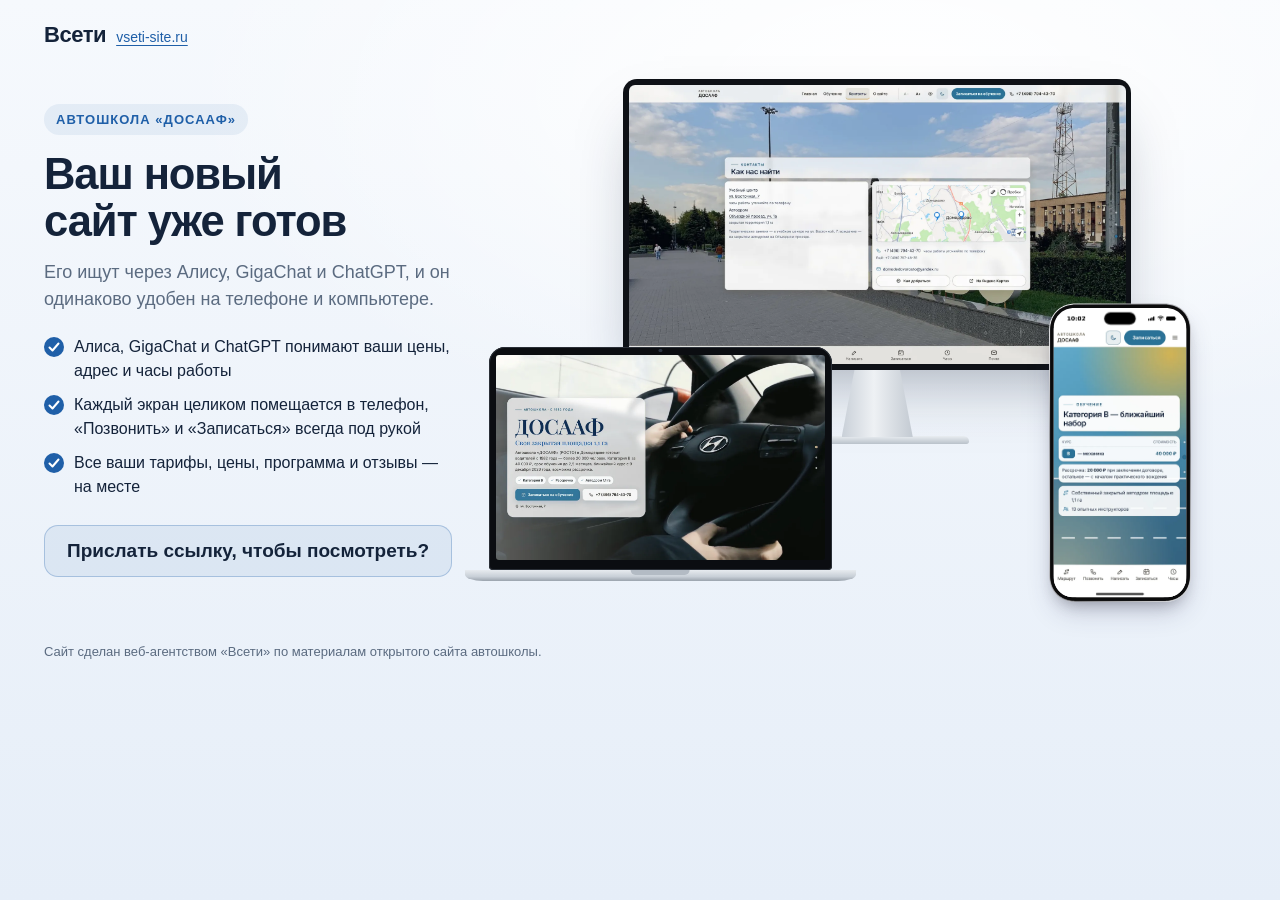
<file: vitrina/index.html>
<!doctype html>
<html lang="ru">
<head>
<meta charset="utf-8">
<meta name="viewport" content="width=device-width, initial-scale=1">
<meta name="robots" content="noindex, nofollow">
<title>Новый сайт автошколы «ДОСААФ» — веб-агентство «Всети»</title>
<style>
@layer stageshow{:where(.ss-phone){position:relative}.ss-phone{flex-shrink:0;box-shadow:0 calc(var(--ps) * 40) calc(var(--ps) * 80) calc(var(--ps) * -16) #32325d40,0 calc(var(--ps) * 24) calc(var(--ps) * 48) calc(var(--ps) * -24) #0000004d}.ss-phone__glass{height:100%}.ss-phone__window{position:relative;overflow:hidden;isolation:isolate}.ss-phone:is([data-frame=pro],[data-frame=silver],[data-frame=bezel],[data-frame=clay],[data-frame=outline],[data-frame=bare]){--ss-phone-glass: #0b0b0c;--ss-phone-rim: #2c2c2d;--ss-phone-seam: #e0dfdc;--ss-phone-line: var(--ss-text-faint, #9a9a9d);background:none}.ss-phone__bands{position:absolute;inset:0;overflow:visible;pointer-events:none}.ss-phone:is([data-frame=pro],[data-frame=silver],[data-frame=bezel],[data-frame=clay],[data-frame=outline]) .ss-phone__glass{position:relative}.ss-phone[data-frame=pro]{--ss-phone-band-1: #e3e3e6;--ss-phone-band-2: #9a9ba0;--ss-phone-band-3: #cfd0d4;--ss-phone-band-4: #85868b;--ss-phone-band-5: #c9cacd}.ss-stage[data-theme=dark] .ss-phone[data-frame=pro],.ss-stage[data-theme=glass] .ss-phone[data-frame=pro][data-dark]{--ss-phone-band-1: #5b5c61;--ss-phone-band-2: #2b2c2f;--ss-phone-band-3: #48494d;--ss-phone-band-4: #232427;--ss-phone-band-5: #404145}.ss-phone[data-frame=silver]{--ss-phone-band-1: #f4f4f6;--ss-phone-band-2: #c9cacf;--ss-phone-band-3: #eeeef1;--ss-phone-band-4: #b9babf;--ss-phone-band-5: #e6e6ea}.ss-phone[data-frame=bezel]{--ss-phone-glass: #111113}.ss-phone[data-frame=clay]{--ss-phone-clay-top: color-mix(in srgb, var(--ss-phone-clay, #ecebe8), #fff 45%);--ss-phone-clay-bottom: color-mix(in srgb, var(--ss-phone-clay, #ecebe8), #000 6%);box-shadow:0 calc(var(--ps) * 30) calc(var(--ps) * 60) calc(var(--ps) * -12) #32325d33,0 calc(var(--ps) * 16) calc(var(--ps) * 32) calc(var(--ps) * -16) #00000029}.ss-stage[data-theme=dark] .ss-phone[data-frame=clay]{--ss-phone-clay-top: color-mix(in srgb, var(--ss-phone-clay, #2a2a2e), #fff 6%);--ss-phone-clay-bottom: var(--ss-phone-clay, #2a2a2e);--ss-phone-seam: #333338}.ss-phone[data-frame=outline]{box-shadow:none}.ss-stage[data-theme=blueprint] .ss-phone[data-frame=outline]{--ss-phone-line: var(--ss-line)}.ss-phone:not([data-frame=android],[data-frame=soft]) .ss-phone__status{height:62px;padding:0}.ss-phone:not([data-frame=android],[data-frame=soft]) .ss-phone__time{position:absolute;top:21.5px;left:0;width:138.5px;line-height:22px;text-align:center}.ss-phone:not([data-frame=android],[data-frame=soft]) .ss-phone__glyphs{position:absolute;top:25.33px;left:285.25px;align-items:flex-start;gap:8px}.ss-phone:not([data-frame=android],[data-frame=soft]) .ss-phone__signal{margin-top:1px}.ss-phone:not([data-frame=android],[data-frame=soft]) .ss-phone__battery{margin-top:.33px}.ss-phone[data-frame=photo]{position:relative;background:none}.ss-phone__photo{position:absolute;z-index:4;background:var(--ss-phone-photo-light, none) center / 100% 100% no-repeat;pointer-events:none}.ss-stage[data-theme=dark] .ss-phone__photo,.ss-phone[data-dark] .ss-phone__photo{background-image:var(--ss-phone-photo-dark, var(--ss-phone-photo-light, none))}.ss-phone[data-frame=android]{background:linear-gradient(150deg,#3a3b3f,#1d1e21 40%,#2f3034 70%,#1a1b1e)}.ss-phone[data-frame=android] .ss-phone__glass{background:#050505}.ss-phone[data-frame=android] .ss-phone__island{top:14px;width:24px;height:24px;border-radius:50%}.ss-phone[data-frame=android] .ss-phone__status{height:48px;padding:0 26px}.ss-phone[data-frame=android] .ss-phone__time{font-family:system-ui,sans-serif;font-size:15px;font-weight:500}.ss-phone[data-frame=android] .ss-phone__content[data-status]{padding-top:48px}.ss-phone[data-frame=android] .ss-phone__home{width:108px;height:4px}.ss-phone[data-frame=soft]{box-shadow:0 0 0 calc(var(--ps) * 1.5) #0a25400d,0 calc(var(--ps) * 30) calc(var(--ps) * 60) calc(var(--ps) * -12) #32325d2e,0 calc(var(--ps) * 18) calc(var(--ps) * 36) calc(var(--ps) * -18) #0000001f}.ss-phone[data-frame=soft] .ss-phone__glass{background:#f6f9fc;box-shadow:inset 0 calc(var(--ps) * -2.9) calc(var(--ps) * 7.2) #0a254038}.ss-stage[data-theme=dark] .ss-phone[data-frame=soft] .ss-phone__glass{background:#1c2433;box-shadow:inset 0 calc(var(--ps) * -2.9) calc(var(--ps) * 7.2) #00000073}.ss-phone__screen{--pt: 1px;position:absolute;top:0;left:0;display:flex;flex-direction:column;overflow:hidden;background:#fff;color:#000;font-family:-apple-system,system-ui,sans-serif;font-size:15px;letter-spacing:-.015em;transform-origin:0 0;-webkit-font-smoothing:antialiased}.ss-phone[data-dark] .ss-phone__screen{background:#000;color:#fff}.ss-phone__status{position:absolute;top:0;right:0;left:0;z-index:2;display:flex;align-items:center;justify-content:space-between;height:54px;padding:0 34px 0 52px;transition:color .3s ease;will-change:transform}.ss-phone__time{font-family:SF Pro Text,-apple-system,system-ui,sans-serif;font-variation-settings:"opsz" 17;font-size:17.67px;font-weight:590;letter-spacing:0}.ss-phone__island{position:absolute;top:var(--ss-island-top, 14px);left:50%;z-index:3;width:var(--ss-island-w, 95px);height:37px;border-radius:18.5px;background:#000;transform:translate(-50%)}.ss-phone__glyphs{display:flex;align-items:center;gap:8px}.ss-phone__glyph{display:block}.ss-phone__content{position:relative;flex:1;min-height:0}.ss-phone__content[data-status]{padding-top:62px}.ss-phone__content:not([data-status]){padding-top:44px}.ss-phone[data-frame=bare] .ss-phone__content{padding-right:8px;padding-left:8px}.ss-phone__home{position:absolute;bottom:8px;left:50%;z-index:2;width:144px;height:5px;border-radius:2.5px;background:currentColor;transform:translate(-50%);transition:color .3s ease;will-change:transform}.ss-lock{position:absolute;inset:0;color:#fff;text-align:center}.ss-lock__date{margin-top:66px;font-size:22px;font-weight:600;letter-spacing:-.01em;opacity:.85}.ss-lock__clock{margin-top:-4px;font-size:112px;font-weight:700;line-height:1;letter-spacing:-.035em;font-variant-numeric:tabular-nums;opacity:.92}.ss-lock__stack{position:absolute;right:0;bottom:118px;left:0;display:flex;flex-direction:column;gap:8px;text-align:left}.ss-lock__stack[data-at=top]{top:290px;bottom:auto}.ss-lock__controls{position:absolute;right:46px;bottom:48px;left:46px;display:flex;justify-content:space-between}.ss-lock__control{display:grid;place-items:center;width:50px;height:50px;border-radius:50%;background:#0a0c1842;backdrop-filter:blur(24px) saturate(1.3);color:#fff}.ss-notification{display:flex;align-items:center;gap:13px;margin:0 18px;padding:14px 17px 14px 14px;border-radius:23px;background:#fcfcfdc2;backdrop-filter:blur(30px) saturate(1.25);box-shadow:0 4px 24px #0000000f;color:#000;text-align:left}.ss-notification[data-banner]{position:absolute;top:56px;right:0;left:0;z-index:2;animation:ss-banner-in .52s cubic-bezier(.2,.9,.25,1) both}@keyframes ss-banner-in{0%{transform:translateY(-110px)}}.ss-notification__icon{display:grid;flex-shrink:0;place-items:center;width:38px;height:38px;overflow:hidden;border-radius:9px;background:var(--ss-accent);color:#fff}.ss-notification__icon:has(>img){background:none}.ss-notification__icon>img{display:block;width:100%;height:100%}.ss-notification__text{display:flex;flex:1;flex-direction:column;min-width:0;font-size:15px;line-height:18px;letter-spacing:-.016em}.ss-notification__head{display:flex;align-items:baseline;gap:8px}.ss-notification__title{flex:1;min-width:0;overflow:hidden;font-weight:600;white-space:nowrap;text-overflow:ellipsis}.ss-notification__time{flex-shrink:0;font-size:12px;letter-spacing:-.005em;color:#3c3c4399}.ss-notification__body{display:-webkit-box;overflow:hidden;-webkit-line-clamp:3;-webkit-box-orient:vertical}.ss-lock[data-size=satellite] .ss-lock__stack{top:232px;bottom:auto}.ss-lock[data-size=satellite][data-clock=off] .ss-lock__stack{top:74px}.ss-notification{will-change:transform}.ss-phone:not([data-dark]) .ss-notification{background:#ffffffeb;box-shadow:0 0 0 .5px #00000014,0 8px 24px #0000001f}.ss-phone__time-bar{display:inline-block;width:30px;height:7px;border-radius:4px;background:currentColor;opacity:.5}}
:root{--ink:#14233a;--muted:#5b6b80;--accent:#1f5fa8;--sand:#ffc94d;--bg1:#f6f9fd;--bg2:#e6eef8}
*{box-sizing:border-box}
html,body{margin:0}
body{font:16px/1.5 -apple-system,"Segoe UI",Roboto,Arial,sans-serif;color:var(--ink);background:radial-gradient(1200px 600px at 70% 10%,#ffffff 0,rgba(255,255,255,0) 60%),linear-gradient(180deg,var(--bg1),var(--bg2));min-height:100vh}
a{color:inherit}
.top{display:flex;align-items:center;justify-content:space-between;max-width:1240px;margin:0 auto;padding:18px 24px}
.brand{display:flex;align-items:baseline;gap:10px;text-decoration:none}
.brand b{font-size:22px;letter-spacing:-.02em}
.brand span{font-size:14px;color:var(--accent);text-decoration:underline;text-underline-offset:3px}
.hero{max-width:1240px;margin:0 auto;padding:10px 24px 40px;display:grid;grid-template-columns:minmax(0,.82fr) minmax(0,1.5fr);gap:36px;align-items:center}
.eyebrow{display:inline-block;font-size:13px;font-weight:600;letter-spacing:.08em;text-transform:uppercase;color:var(--accent);background:rgba(31,95,168,.08);padding:6px 12px;border-radius:999px}
h1{text-wrap:balance;font-size:clamp(30px,3.4vw,48px);line-height:1.08;letter-spacing:-.025em;margin:16px 0 14px}
.lead{font-size:18px;color:var(--muted);margin:0 0 22px;max-width:30em}
.pts{list-style:none;padding:0;margin:0 0 26px;display:grid;gap:10px}
.pts li{display:flex;gap:10px;align-items:flex-start}
.pts li::before{content:"";flex:none;width:20px;height:20px;margin-top:2px;border-radius:50%;background:var(--accent) url("data:image/svg+xml,%3Csvg xmlns='http://www.w3.org/2000/svg' viewBox='0 0 20 20'%3E%3Cpath d='M5.5 10.5l3 3 6-7' fill='none' stroke='%23fff' stroke-width='2' stroke-linecap='round' stroke-linejoin='round'/%3E%3C/svg%3E") center/100% no-repeat}
.cta{display:flex;flex-wrap:wrap;gap:14px;align-items:center}
.btn{display:inline-flex;align-items:center;gap:8px;min-height:52px;padding:0 26px;border-radius:14px;background:var(--accent);color:#fff;font-weight:600;text-decoration:none;box-shadow:0 10px 24px rgba(31,95,168,.28)}
.btn:hover{background:#174a86}
.ask{margin:0;display:inline-flex;align-items:center;min-height:52px;padding:12px 22px;line-height:1.3;border-radius:14px;background:rgba(31,95,168,.08);border:1.5px solid rgba(31,95,168,.28);color:var(--ink);font-size:19px;font-weight:600}
/* сцена с устройствами */
.stage{position:relative;width:100%;aspect-ratio:16/11.2}
.dv{position:absolute}
.dv img{display:block;width:100%;height:100%;object-fit:cover;object-position:center top}
.mon .scr img,.lap .scr img{height:auto}
.mon{left:18%;top:0;width:68%}
.mon .scr{padding:1.1%;background:#0e1116;border-radius:14px;box-shadow:0 30px 60px -20px rgba(20,35,58,.35)}
.mon .scr img{border-radius:6px}
.mon .neck{width:14%;aspect-ratio:1/.95;margin:0 auto;background:linear-gradient(90deg,#c9d0d8,#eef1f4 45%,#c3cad2);clip-path:polygon(18% 0,82% 0,100% 100%,0 100%)}
.mon .foot{width:36%;aspect-ratio:36/1.5;margin:-1px auto 0;border-radius:6px 6px 3px 3px;background:linear-gradient(180deg,#e9edf1,#b9c1ca);box-shadow:0 12px 20px -8px rgba(20,35,58,.4)}
.lap{left:0;bottom:4%;width:46%}
.lap .scr{padding:2.2% 2.2% 3%;background:#0b0d11;border-radius:16px 16px 4px 4px;position:relative;box-shadow:0 0 0 1px #2a2f37 inset}
.lap .scr::before{content:"";position:absolute;top:1%;left:50%;width:.9%;aspect-ratio:1;border-radius:50%;background:#2b3442;transform:translateX(-50%)}
.lap .scr img{border-radius:3px}
.lap .base{position:relative;height:0;padding-bottom:3.2%;margin:0 -7%;background:linear-gradient(180deg,#e7ebef 0,#c8cfd7 60%,#9aa3ad 100%);border-radius:0 0 18px 18px/0 0 60% 60%;box-shadow:0 22px 30px -14px rgba(20,35,58,.45)}
.lap .base::after{content:"";position:absolute;top:0;left:50%;width:15%;height:40%;transform:translateX(-50%);background:#b3bbc4;border-radius:0 0 8px 8px}
.tab{right:1.5%;bottom:3%;width:23%}
.tab .scr{aspect-ratio:820/1180;padding:4.5%;background:#121419;border-radius:22px;box-shadow:0 0 0 2px #c7ced6,0 28px 50px -18px rgba(20,35,58,.45)}
.tab .scr img{border-radius:10px}
.ph{right:6%;bottom:0;width:340px;transform-origin:100% 100%}
.ph-shot{display:block;width:100%;height:auto}
.note{max-width:1240px;margin:0 auto;padding:0 24px 34px;color:var(--muted);font-size:13px}
@media (max-width:600px){
  .stage{aspect-ratio:16/9.8}
  .mon{display:none}
  .lap{left:6%;width:64%;bottom:6%}
  .ph{right:5%}
}
@media (max-width:900px){
  .hero{grid-template-columns:1fr;gap:26px;padding-top:0}
  .stage{order:-1}
  .lead{font-size:16.5px}
}
</style>
</head>
<body>
<header class="top"><a class="brand" href="https://vseti-site.ru/" target="_blank" rel="noopener"><b>Всети</b><span>vseti-site.ru</span></a></header>
<main class="hero">
  <div class="txt">
    <span class="eyebrow">Автошкола «ДОСААФ»</span>
    <h1>Ваш новый сайт уже готов</h1>
    <p class="lead">Его ищут через Алису, GigaChat и ChatGPT, и он одинаково удобен на телефоне и компьютере.</p>
    <ul class="pts">
      <li>Алиса, GigaChat и ChatGPT понимают ваши цены, адрес и часы работы</li>
      <li>Каждый экран целиком помещается в телефон, «Позвонить» и «Записаться» всегда под рукой</li>
      <li>Все ваши тарифы, цены, программа и отзывы — на месте</li>
    </ul>
    <div class="cta">
      <p class="ask">Прислать ссылку, чтобы посмотреть?</p>
    </div>
  </div>
  <div class="stage" id="stage" aria-label="Новый сайт на компьютере, ноутбуке и телефоне">
    <div class="dv mon"><div class="scr"><img src="img/monitor.webp?v=2" alt="" width="1600" height="900"></div><div class="neck"></div><div class="foot"></div></div>
    <div class="dv lap"><div class="scr"><img src="img/laptop.webp?v=2" alt="" width="1280" height="800"></div><div class="base"></div></div>
    <div class="dv ph" id="ph"><div class="ss-phone z-phone" data-frame="pro" style="width: 340px; height: 714.953px; padding: 2.38318px; border-radius: 61.1682px; --ps: 0.794392523364486px;"><svg class="ss-phone__bands" width="100%" height="100%" aria-hidden="true"><defs><linearGradient id="ph-band" x1="0.2" y1="0" x2="0.8" y2="1"><stop offset="0" style="stop-color: var(--ss-phone-band-1);"></stop><stop offset="0.22" style="stop-color: var(--ss-phone-band-2);"></stop><stop offset="0.48" style="stop-color: var(--ss-phone-band-3);"></stop><stop offset="0.74" style="stop-color: var(--ss-phone-band-4);"></stop><stop offset="1" style="stop-color: var(--ss-phone-band-5);"></stop></linearGradient><linearGradient id="ph-clay" x1="0" y1="0" x2="0" y2="1"><stop offset="0" style="stop-color: var(--ss-phone-clay-top);"></stop><stop offset="1" style="stop-color: var(--ss-phone-clay-bottom);"></stop></linearGradient></defs><g transform="translate(10.327102803738317 10.327102803738317)" stroke-linejoin="round"><path d="M262.94 0.00L267.09 0.06L270.49 0.24L273.65 0.53L276.65 0.94L279.51 1.47L282.27 2.11L284.93 2.87L287.50 3.74L289.97 4.72L292.36 5.81L294.65 7.02L296.85 8.33L298.96 9.75L300.98 11.27L302.90 12.90L304.72 14.62L306.45 16.45L308.08 18.37L309.60 20.38L311.02 22.49L312.33 24.70L313.53 26.99L314.63 29.37L315.61 31.85L316.48 34.41L317.24 37.07L317.88 39.83L318.41 42.70L318.82 45.69L319.11 48.85L319.29 52.25L319.35 56.40L319.35 637.90L319.29 642.04L319.11 645.45L318.82 648.60L318.41 651.60L317.88 654.47L317.24 657.23L316.48 659.89L315.61 662.45L314.63 664.92L313.53 667.31L312.33 669.60L311.02 671.80L309.60 673.91L308.08 675.93L306.45 677.85L304.72 679.68L302.90 681.40L300.98 683.03L298.96 684.55L296.85 685.97L294.65 687.28L292.36 688.49L289.97 689.58L287.50 690.56L284.93 691.43L282.27 692.19L279.51 692.83L276.65 693.36L273.65 693.77L270.49 694.06L267.09 694.24L262.94 694.30L56.40 694.30L52.25 694.24L48.85 694.06L45.69 693.77L42.70 693.36L39.83 692.83L37.07 692.19L34.41 691.43L31.85 690.56L29.37 689.58L26.99 688.49L24.70 687.28L22.49 685.97L20.38 684.55L18.37 683.03L16.45 681.40L14.62 679.68L12.90 677.85L11.27 675.93L9.75 673.91L8.33 671.80L7.02 669.60L5.81 667.31L4.72 664.92L3.74 662.45L2.87 659.89L2.11 657.23L1.47 654.47L0.94 651.60L0.53 648.60L0.24 645.45L0.06 642.04L0.00 637.90L0.00 56.40L0.06 52.25L0.24 48.85L0.53 45.69L0.94 42.70L1.47 39.83L2.11 37.07L2.87 34.41L3.74 31.85L4.72 29.37L5.81 26.99L7.02 24.70L8.33 22.49L9.75 20.38L11.27 18.37L12.90 16.45L14.62 14.62L16.45 12.90L18.37 11.27L20.38 9.75L22.49 8.33L24.70 7.02L26.99 5.81L29.37 4.72L31.85 3.74L34.41 2.87L37.07 2.11L39.83 1.47L42.70 0.94L45.69 0.53L48.85 0.24L52.25 0.06L56.40 0.00Z" fill="none" stroke-width="20.654205607476634" stroke="url(#ph-band)"></path><path d="M262.94 0.00L267.09 0.06L270.49 0.24L273.65 0.53L276.65 0.94L279.51 1.47L282.27 2.11L284.93 2.87L287.50 3.74L289.97 4.72L292.36 5.81L294.65 7.02L296.85 8.33L298.96 9.75L300.98 11.27L302.90 12.90L304.72 14.62L306.45 16.45L308.08 18.37L309.60 20.38L311.02 22.49L312.33 24.70L313.53 26.99L314.63 29.37L315.61 31.85L316.48 34.41L317.24 37.07L317.88 39.83L318.41 42.70L318.82 45.69L319.11 48.85L319.29 52.25L319.35 56.40L319.35 637.90L319.29 642.04L319.11 645.45L318.82 648.60L318.41 651.60L317.88 654.47L317.24 657.23L316.48 659.89L315.61 662.45L314.63 664.92L313.53 667.31L312.33 669.60L311.02 671.80L309.60 673.91L308.08 675.93L306.45 677.85L304.72 679.68L302.90 681.40L300.98 683.03L298.96 684.55L296.85 685.97L294.65 687.28L292.36 688.49L289.97 689.58L287.50 690.56L284.93 691.43L282.27 692.19L279.51 692.83L276.65 693.36L273.65 693.77L270.49 694.06L267.09 694.24L262.94 694.30L56.40 694.30L52.25 694.24L48.85 694.06L45.69 693.77L42.70 693.36L39.83 692.83L37.07 692.19L34.41 691.43L31.85 690.56L29.37 689.58L26.99 688.49L24.70 687.28L22.49 685.97L20.38 684.55L18.37 683.03L16.45 681.40L14.62 679.68L12.90 677.85L11.27 675.93L9.75 673.91L8.33 671.80L7.02 669.60L5.81 667.31L4.72 664.92L3.74 662.45L2.87 659.89L2.11 657.23L1.47 654.47L0.94 651.60L0.53 648.60L0.24 645.45L0.06 642.04L0.00 637.90L0.00 56.40L0.06 52.25L0.24 48.85L0.53 45.69L0.94 42.70L1.47 39.83L2.11 37.07L2.87 34.41L3.74 31.85L4.72 29.37L5.81 26.99L7.02 24.70L8.33 22.49L9.75 20.38L11.27 18.37L12.90 16.45L14.62 14.62L16.45 12.90L18.37 11.27L20.38 9.75L22.49 8.33L24.70 7.02L26.99 5.81L29.37 4.72L31.85 3.74L34.41 2.87L37.07 2.11L39.83 1.47L42.70 0.94L45.69 0.53L48.85 0.24L52.25 0.06L56.40 0.00Z" fill="none" stroke-width="15.88785046728972" style="stroke: var(--ss-phone-rim);"></path><path d="M262.94 0.00L267.09 0.06L270.49 0.24L273.65 0.53L276.65 0.94L279.51 1.47L282.27 2.11L284.93 2.87L287.50 3.74L289.97 4.72L292.36 5.81L294.65 7.02L296.85 8.33L298.96 9.75L300.98 11.27L302.90 12.90L304.72 14.62L306.45 16.45L308.08 18.37L309.60 20.38L311.02 22.49L312.33 24.70L313.53 26.99L314.63 29.37L315.61 31.85L316.48 34.41L317.24 37.07L317.88 39.83L318.41 42.70L318.82 45.69L319.11 48.85L319.29 52.25L319.35 56.40L319.35 637.90L319.29 642.04L319.11 645.45L318.82 648.60L318.41 651.60L317.88 654.47L317.24 657.23L316.48 659.89L315.61 662.45L314.63 664.92L313.53 667.31L312.33 669.60L311.02 671.80L309.60 673.91L308.08 675.93L306.45 677.85L304.72 679.68L302.90 681.40L300.98 683.03L298.96 684.55L296.85 685.97L294.65 687.28L292.36 688.49L289.97 689.58L287.50 690.56L284.93 691.43L282.27 692.19L279.51 692.83L276.65 693.36L273.65 693.77L270.49 694.06L267.09 694.24L262.94 694.30L56.40 694.30L52.25 694.24L48.85 694.06L45.69 693.77L42.70 693.36L39.83 692.83L37.07 692.19L34.41 691.43L31.85 690.56L29.37 689.58L26.99 688.49L24.70 687.28L22.49 685.97L20.38 684.55L18.37 683.03L16.45 681.40L14.62 679.68L12.90 677.85L11.27 675.93L9.75 673.91L8.33 671.80L7.02 669.60L5.81 667.31L4.72 664.92L3.74 662.45L2.87 659.89L2.11 657.23L1.47 654.47L0.94 651.60L0.53 648.60L0.24 645.45L0.06 642.04L0.00 637.90L0.00 56.40L0.06 52.25L0.24 48.85L0.53 45.69L0.94 42.70L1.47 39.83L2.11 37.07L2.87 34.41L3.74 31.85L4.72 29.37L5.81 26.99L7.02 24.70L8.33 22.49L9.75 20.38L11.27 18.37L12.90 16.45L14.62 14.62L16.45 12.90L18.37 11.27L20.38 9.75L22.49 8.33L24.70 7.02L26.99 5.81L29.37 4.72L31.85 3.74L34.41 2.87L37.07 2.11L39.83 1.47L42.70 0.94L45.69 0.53L48.85 0.24L52.25 0.06L56.40 0.00Z" fill="none" stroke-width="14.69626168224299" style="stroke: var(--ss-phone-glass);"></path></g></svg><div class="ss-phone__glass" style="padding: 7.94393px; border-radius: 58.785px;"><div class="ss-phone__window" style="width: 319.346px; height: 694.299px; clip-path: path(&quot;M 262.94 0 L 267.09 0.06 L 270.49 0.24 L 273.65 0.53 L 276.65 0.94 L 279.51 1.47 L 282.27 2.11 L 284.93 2.87 L 287.5 3.74 L 289.97 4.72 L 292.36 5.81 L 294.65 7.02 L 296.85 8.33 L 298.96 9.75 L 300.98 11.27 L 302.9 12.9 L 304.72 14.62 L 306.45 16.45 L 308.08 18.37 L 309.6 20.38 L 311.02 22.49 L 312.33 24.7 L 313.53 26.99 L 314.63 29.37 L 315.61 31.85 L 316.48 34.41 L 317.24 37.07 L 317.88 39.83 L 318.41 42.7 L 318.82 45.69 L 319.11 48.85 L 319.29 52.25 L 319.35 56.4 L 319.35 637.9 L 319.29 642.04 L 319.11 645.45 L 318.82 648.6 L 318.41 651.6 L 317.88 654.47 L 317.24 657.23 L 316.48 659.89 L 315.61 662.45 L 314.63 664.92 L 313.53 667.31 L 312.33 669.6 L 311.02 671.8 L 309.6 673.91 L 308.08 675.93 L 306.45 677.85 L 304.72 679.68 L 302.9 681.4 L 300.98 683.03 L 298.96 684.55 L 296.85 685.97 L 294.65 687.28 L 292.36 688.49 L 289.97 689.58 L 287.5 690.56 L 284.93 691.43 L 282.27 692.19 L 279.51 692.83 L 276.65 693.36 L 273.65 693.77 L 270.49 694.06 L 267.09 694.24 L 262.94 694.3 L 56.4 694.3 L 52.25 694.24 L 48.85 694.06 L 45.69 693.77 L 42.7 693.36 L 39.83 692.83 L 37.07 692.19 L 34.41 691.43 L 31.85 690.56 L 29.37 689.58 L 26.99 688.49 L 24.7 687.28 L 22.49 685.97 L 20.38 684.55 L 18.37 683.03 L 16.45 681.4 L 14.62 679.68 L 12.9 677.85 L 11.27 675.93 L 9.75 673.91 L 8.33 671.8 L 7.02 669.6 L 5.81 667.31 L 4.72 664.92 L 3.74 662.45 L 2.87 659.89 L 2.11 657.23 L 1.47 654.47 L 0.94 651.6 L 0.53 648.6 L 0.24 645.45 L 0.06 642.04 L 0 637.9 L 0 56.4 L 0.06 52.25 L 0.24 48.85 L 0.53 45.69 L 0.94 42.7 L 1.47 39.83 L 2.11 37.07 L 2.87 34.41 L 3.74 31.85 L 4.72 29.37 L 5.81 26.99 L 7.02 24.7 L 8.33 22.49 L 9.75 20.38 L 11.27 18.37 L 12.9 16.45 L 14.62 14.62 L 16.45 12.9 L 18.37 11.27 L 20.38 9.75 L 22.49 8.33 L 24.7 7.02 L 26.99 5.81 L 29.37 4.72 L 31.85 3.74 L 34.41 2.87 L 37.07 2.11 L 39.83 1.47 L 42.7 0.94 L 45.69 0.53 L 48.85 0.24 L 52.25 0.06 L 56.4 0 Z&quot;);"><div class="ss-phone__screen" style="width: 402px; height: 874px; transform: scale(0.794393); --ss-screen-r: 64px;"><div class="ss-phone__status"><span class="ss-phone__time">10:02</span><span class="ss-phone__glyphs"><svg viewBox="0 0 20.33 13.67" width="20.33" height="13.67" class="ss-phone__glyph ss-phone__signal"><rect x="0" y="7.34" width="3.333" height="6.33" rx="1.667" fill="currentColor"></rect><rect x="5.667" y="5" width="3.333" height="8.67" rx="1.667" fill="currentColor"></rect><rect x="11.334" y="2.67" width="3.333" height="11" rx="1.667" fill="currentColor"></rect><rect x="17.000999999999998" y="0" width="3.333" height="13.67" rx="1.667" fill="currentColor"></rect></svg><svg viewBox="0 0 19.33 14.33" width="19.33" height="14.33" class="ss-phone__glyph ss-phone__wifi"><path fill-rule="evenodd" fill="currentColor" d="M0.415933 5.54283C0.902185 6.04412 1.66017 5.95818 2.27513 5.41393C4.30595 3.58064 6.83731 2.63535 9.66901 2.63535C12.5007 2.63535 15.0464 3.60928 17.0629 5.41393C17.6636 5.97251 18.4215 6.0298 18.9221 5.54283C19.4226 5.02722 19.4942 4.2538 18.9793 3.70954C16.8341 1.51819 13.3302 0 9.66901 0C6.00783 0 2.48965 1.53251 0.358727 3.72387C-0.156127 4.2538 -0.0989213 5.02722 0.415933 5.55715L0.415933 5.54283ZM3.94841 9.13779C4.50617 9.68205 5.22124 9.62476 5.85051 9.10915C6.88022 8.29276 8.25316 7.73418 9.66901 7.7485C11.0706 7.7485 12.4435 8.29276 13.4875 9.12347C14.1168 9.63908 14.8605 9.66773 15.4039 9.12347C15.9331 8.57921 16.0189 7.7485 15.4611 7.23289C14.0739 5.98683 11.9859 5.11315 9.68332 5.11315C7.38077 5.11315 5.27845 5.98683 3.9055 7.23289C3.41925 7.69121 3.31914 8.47896 3.96271 9.13779L3.94841 9.13779ZM8.72511 13.8929C9.34008 14.4801 9.98365 14.4801 10.5986 13.8929L11.757 12.7757C12.372 12.1742 12.5007 11.4151 11.7999 10.8995C11.2136 10.4841 10.4699 10.212 9.66901 10.212C8.86813 10.212 8.11015 10.4841 7.53809 10.9138C6.83731 11.4151 6.98033 12.1885 7.59529 12.7757L8.73942 13.8929L8.72511 13.8929Z"></path></svg><svg viewBox="0 0 29.33 13.67" width="29.33" height="13.67" class="ss-phone__glyph ss-phone__battery"><path fill="currentColor" d="M0 6.4C0 4.15979 0 3.03969 0.435974 2.18404C0.819467 1.43139 1.43139 0.819467 2.18404 0.435974C3.03969 0 4.15979 0 6.4 0L19.933 0C22.1732 0 23.2933 0 24.149 0.435974C24.9016 0.819467 25.5135 1.43139 25.897 2.18404C26.333 3.03969 26.333 4.15979 26.333 6.4L26.333 7.26666C26.333 9.50687 26.333 10.627 25.897 11.4826C25.5135 12.2353 24.9016 12.8472 24.149 13.2307C23.2933 13.6667 22.1732 13.6667 19.933 13.6667L6.4 13.6667C4.15979 13.6667 3.03969 13.6667 2.18404 13.2307C1.43139 12.8472 0.819467 12.2353 0.435974 11.4826C0 10.627 0 9.50687 0 7.26666L0 6.4Z"></path><path fill-rule="evenodd" fill="currentColor" transform="translate(27.33 4.33)" d="M0 0L0 5C0.601505 4.8625 2 3.75 2 2.5C2 1.25 0.601505 0.1375 0 0Z"></path></svg></span></div><span class="ss-phone__island"></span><div class="ss-phone__content" data-status="true"><img class="ph-shot" src="img/phone.webp?v=2" alt="Новый сайт автошколы «ДОСААФ» на телефоне" width="393" height="794"></div><span class="ss-phone__home"></span></div></div></div></div></div>
  </div>
</main>
<p class="note">Сайт сделан веб-агентством «Всети» по материалам открытого сайта автошколы.</p>
<script>
(function(){var st=document.getElementById('stage'),ph=document.getElementById('ph');
function fit(){var k=st.clientWidth*(innerWidth<=600?0.27:0.19)/340;ph.style.transform='scale('+k+')';}
fit();addEventListener('resize',fit);})();
</script>
</body>
</html>
</file>
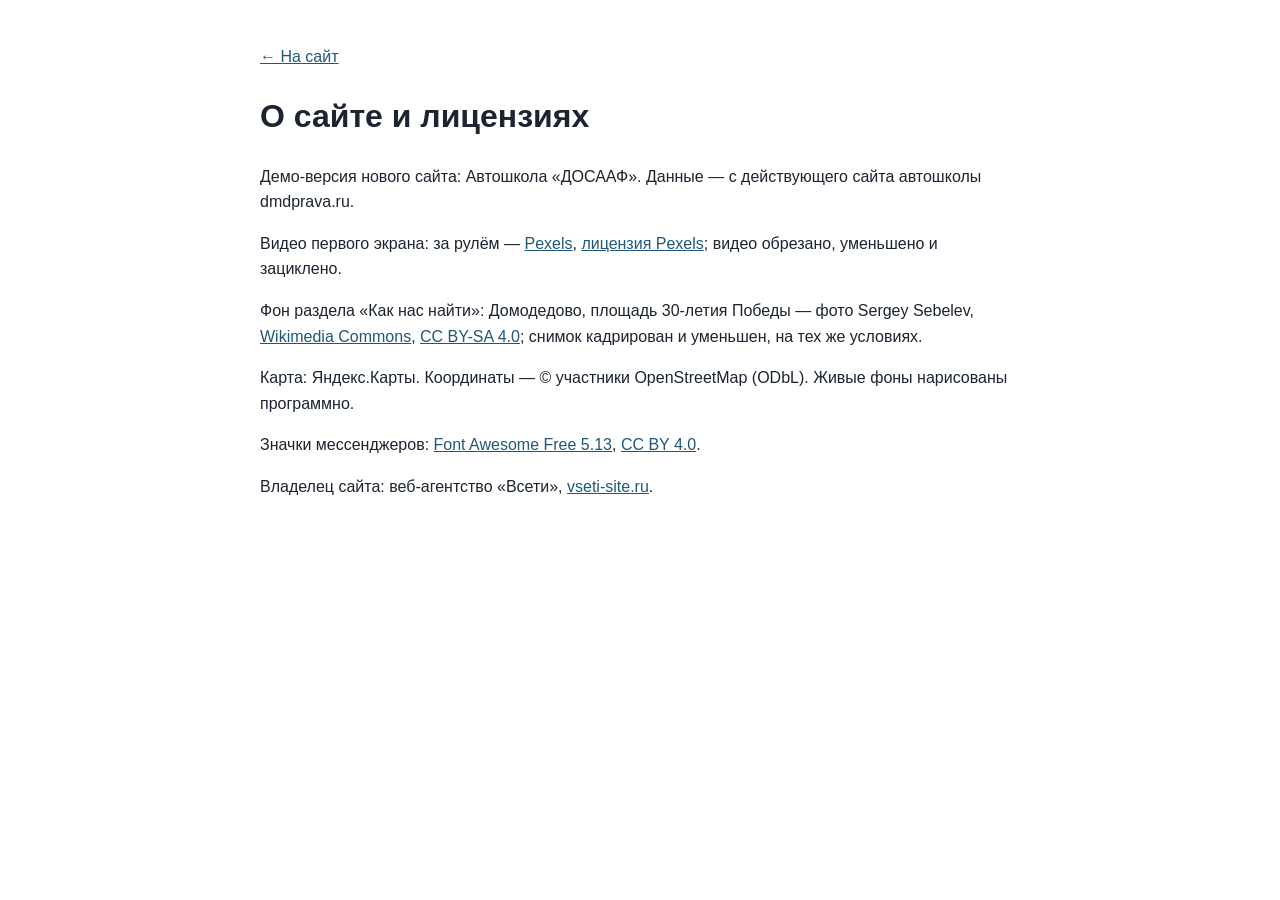
<file: credits.html>
<!doctype html><html lang="ru"><head><meta charset="utf-8"><meta name="viewport" content="width=device-width,initial-scale=1"><meta name="robots" content="noindex"><title>О сайте — Автошкола «ДОСААФ»</title>
<style>body{font:16px/1.6 Inter,Arial,sans-serif;max-width:760px;margin:0 auto;padding:28px 18px;color:#1b2430}a{color:#1f5878}</style></head><body>
<p><a href="./">← На сайт</a></p><h1>О сайте и лицензиях</h1>
<p>Демо-версия нового сайта: Автошкола «ДОСААФ». Данные — с действующего сайта автошколы dmdprava.ru.</p>
<p>Видео первого экрана: за рулём — <a href="https://www.pexels.com/video/16304650/" target="_blank" rel="noopener">Pexels</a>, <a href="https://www.pexels.com/license/" target="_blank" rel="noopener">лицензия Pexels</a>; видео обрезано, уменьшено и зациклено.</p>
<p>Фон раздела «Как нас найти»: Домодедово, площадь 30-летия Победы — фото Sergey Sebelev, <a href="https://commons.wikimedia.org/wiki/File:%D0%94%D0%BE%D0%BC%D0%BE%D0%B4%D0%B5%D0%B4%D0%BE%D0%B2%D0%BE._%D0%9F%D0%BB%D0%BE%D1%89%D0%B0%D0%B4%D1%8C_30-%D0%BB%D0%B5%D1%82%D0%B8%D1%8F_%D0%9F%D0%BE%D0%B1%D0%B5%D0%B4%D1%8B.jpg" target="_blank" rel="noopener">Wikimedia Commons</a>, <a href="https://creativecommons.org/licenses/by-sa/4.0/deed.ru" target="_blank" rel="noopener">CC BY-SA 4.0</a>; снимок кадрирован и уменьшен, на тех же условиях.</p>
<p>Карта: Яндекс.Карты. Координаты — © участники OpenStreetMap (ODbL). Живые фоны нарисованы программно.</p>
<p>Значки мессенджеров: <a href="https://fontawesome.com" target="_blank" rel="noopener">Font Awesome Free 5.13</a>, <a href="https://creativecommons.org/licenses/by/4.0/" target="_blank" rel="noopener">CC BY 4.0</a>.</p>
<p>Владелец сайта: веб-агентство «Всети», <a href="https://vseti-site.ru" target="_blank" rel="noopener">vseti-site.ru</a>.</p>
</body></html>
</file>
<file: css/etalon.css>
/* ==========================================================================
   Эталон нотариуса. Общий слой поверх встроенных стилей index.html:
   видео-первый экран, «жидкое стекло», интерьеры на фоне экранов,
   шапка и нижняя панель со второго экрана, карточки Spotlight Card.
   ========================================================================== */

/* плавное проявление подсветки рамки (Chrome/Safari/Firefox новых версий) */
@property --hl{syntax:'<number>';inherits:true;initial-value:0}

:root{
  --glass:rgba(0,0,0,.4);
  --glass-blur:4px;
  --spot:255,196,108;          /* тёплый янтарь под интерьеры */
  --spring:cubic-bezier(.2,.9,.3,1.35);
}

/* ---------- светлый текст на тёмном стекле для всего, что лежит на фото ---------- */
.sec:not(.sec-hero),.hdr,.bar,.mmenu{
  --card:rgba(0,0,0,.4); --card-rgb:0,0,0;
  --text:#fff; --muted:rgba(255,255,255,.84);
  --line:rgba(255,255,255,.3); --line2:rgba(255,255,255,.2);
  --accent:#ecd9ac; --accent-d:#f6e9c8; --accent-l:#d3bc8a; --accent-soft:rgba(255,255,255,.13);
  --bg:rgba(0,0,0,.3); --bg2:transparent; --bg3:rgba(255,255,255,.13);
  --on-accent:#1d170b;
  --shadow:0 1px 12px rgba(0,0,0,.35); --shadow-lg:0 18px 50px rgba(0,0,0,.5);
  --ok:#8fe3a8; --bad:#ff9f96;
  color:#fff;
}
.sec:not(.sec-hero){background:#2b2319}
.sec:not(.sec-hero) .sec-scroll{
  position:relative;z-index:1;
  padding-top:calc(var(--hdr-h) / var(--zc,1) + 12px);padding-bottom:calc(var(--bar-h) + 12px);
  text-shadow:0 1px 2px rgba(0,0,0,.45)
}
.sec:not(.sec-hero) :is(input,select,textarea,button.btn,.btn){text-shadow:none}

/* ---------- фон экранов: интерьеры, затемнение ровно 50% ---------- */
.sec-bg{position:absolute;inset:0;z-index:0;overflow:hidden;pointer-events:none;background:#2b2319}
.sec-bg picture{display:block;width:100%;height:100%}
.sec-bg img{display:block;width:100%;height:100%;object-fit:cover;opacity:0;transition:opacity .9s ease}
.sec-bg img.ld,html:not(.js) .sec-bg img{opacity:1}
.sec-bg::after{content:"";position:absolute;inset:0;background:rgba(0,0,0,.5)}

/* ==========================================================================
   Жидкое стекло
   ========================================================================== */
.glass,
.sec:not(.sec-hero) :is(.sec-head,.svc,.step,.rev,.rsum,.cred,.cbox,.fq,.about-txt,.tf-card,.quote,.ilink,.chips li,.foot,.rate-chip){
  position:relative;isolation:isolate;
  background:var(--glass);
  -webkit-backdrop-filter:blur(var(--glass-blur));backdrop-filter:blur(var(--glass-blur));
  border:0;border-radius:var(--radius);
  box-shadow:0 8px 30px rgba(0,0,0,.14);
}
/* тонкая светлая рамка-градиент; рядом с курсором рамка разгорается (--hl, --x, --y) */
.glass::after,
.sec:not(.sec-hero) :is(.sec-head,.svc,.step,.rev,.rsum,.cred,.cbox,.fq,.about-txt,.tf-card,.quote,.ilink,.chips li,.foot,.rate-chip)::after{
  content:"";position:absolute;inset:0;border-radius:inherit;padding:1.4px;pointer-events:none;z-index:2;
  background:
    radial-gradient(230px circle at var(--x,50%) var(--y,50%),rgba(255,226,160,calc(var(--hl,0)*1)),rgba(var(--spot),calc(var(--hl,0)*.65)) 38%,transparent 72%),
    linear-gradient(160deg,rgba(255,255,255,.58) 0%,rgba(255,255,255,.16) 22%,rgba(255,255,255,0) 44%,rgba(255,255,255,0) 60%,rgba(255,255,255,.16) 82%,rgba(255,255,255,.5) 100%);
  -webkit-mask:linear-gradient(#000 0 0) content-box,linear-gradient(#000 0 0);
  -webkit-mask-composite:xor;mask-composite:exclude;
}
.sec:not(.sec-hero) .sec-head{display:block;width:fit-content;max-width:100%;border-radius:18px;padding:14px 22px 16px;margin-bottom:16px}
.sec:not(.sec-hero) .sec-head .h2{margin-top:8px}
.sec:not(.sec-hero) .sec-head .lead{margin-top:8px}
.sec:not(.sec-hero) .sec-head .demo-note{background:rgba(255,255,255,.1);border-left-color:var(--accent)}

/* ==========================================================================
   Spotlight Card: пятно света под курсором внутри карточки (::before),
   подсветка рамки рядом с курсором (::after выше), «прыжок» scale + тень.
   Позицию --x/--y ставит один общий обработчик pointermove (js/etalon.js).
   ========================================================================== */
.glow{position:relative;isolation:isolate;--hov:1.035}
.glow::before{
  content:"";position:absolute;inset:0;border-radius:inherit;pointer-events:none;z-index:-1;
  background:
    radial-gradient(340px circle at var(--x,50%) var(--y,50%),rgba(var(--spot),.5),rgba(var(--spot),.2) 38%,transparent 72%);
  opacity:0;transition:opacity .35s ease;
}
.glow.lit{--hl:1}
.glow.lit::before{opacity:1}
.glow{transition:scale .38s var(--spring),box-shadow .32s ease,--hl .3s ease}
.glow.rv{transition:opacity .7s ease var(--rvd),translate .7s ease var(--rvd),scale .38s var(--spring),box-shadow .32s ease,--hl .3s ease}
@media (hover:hover) and (pointer:fine){
  .glow:hover{scale:var(--hov);z-index:6;box-shadow:0 24px 54px rgba(0,0,0,.5),0 0 34px rgba(var(--spot),.2)}
}
/* ---------- «Контакты» («Как нас найти»): плашки при наведении и касании загораются жёлтым — яркая рамка и мягкое
   свечение вокруг; размер не меняется (никаких увеличений и сдвигов раскладки), видно в обеих темах ---------- */
:root{--gy-ring:255,208,80;--gy-glow:255,200,64}
html[data-theme="light"]{--gy-ring:232,154,0;--gy-glow:255,186,30}
#contacts .glow{--gy:0 0 0 2.5px rgba(var(--gy-ring),.98),0 0 22px 4px rgba(var(--gy-glow),.66),0 0 58px 14px rgba(var(--gy-glow),.32),0 8px 30px rgba(0,0,0,.14);
  --gy0:0 0 0 0 rgba(var(--gy-ring),0),0 0 0 0 rgba(var(--gy-glow),0),0 0 0 0 rgba(var(--gy-glow),0),0 8px 30px rgba(0,0,0,.14)}
@media (hover:hover) and (pointer:fine){
  #contacts .glow:hover{scale:1;box-shadow:var(--gy)}
  /* заголовок с рейтингом: когда курсор на значке рейтинга, светится только значок */
  #contacts .sec-head:has(.rate-chip:hover):hover{box-shadow:var(--gy0)}
}
#contacts .glow.tap{animation:cGlowTap 1.4s ease-out,glowHl .62s ease-out}
@keyframes cGlowTap{0%{box-shadow:var(--gy0)}14%,62%{box-shadow:var(--gy)}100%{box-shadow:var(--gy0)}}
html[data-hc="1"] #contacts .glow:hover{outline:3px solid #ffd400;outline-offset:2px}
/* крупные плашки берут нижнюю границу 1,03: 3,5 % от 600 px — это уже 20 px */
.hero-plq,.about-txt,.tf-card,.sec-head,.cbox{--hov:1.03}

/* касание на телефоне: вспышка пятна в точке касания и подпрыгивание */
.glow.tap{animation:glowTap .62s var(--spring),glowHl .62s ease-out}
.glow.tap::before{animation:spotFlash .62s ease-out}
@keyframes glowTap{0%{scale:1}38%{scale:var(--tap,1.045)}100%{scale:1}}
@keyframes glowHl{0%{--hl:0}22%{--hl:1}100%{--hl:0}}
@keyframes spotFlash{0%{opacity:0}18%{opacity:1}100%{opacity:0}}

/* ---------- появление блоков при входе на экран ---------- */
.rv{--rvd:calc(var(--i,0) * 90ms);opacity:0;transform:none;translate:0 18px;
  transition:opacity .7s ease var(--rvd),translate .7s ease var(--rvd)}
.sec.active .rv{opacity:1;transform:none;translate:0 0}
/* первый экран: блоки стартуют сами (экран активен с загрузки), по очереди после слова */
.sec-hero .rv{--rvd:calc(var(--hero-d,1.8s) + var(--i,0) * 140ms);opacity:1;translate:0 0}
.sec-hero .kicker.rv{--rvd:.45s}
/* анимация заголовка стартует — скрипт ставит .go, и остальные блоки выходят следом за словом */
.sec-hero.go .rv{animation:heroIn .9s cubic-bezier(.2,.7,.2,1) var(--rvd) both}
html.js .sec-hero:not(.go) .rv{opacity:0;translate:0 18px;animation:heroSafe .01s linear 5s forwards}
@keyframes heroIn{from{opacity:0;translate:0 18px}to{opacity:1;translate:0 0}}
@keyframes heroSafe{to{opacity:1;translate:0 0}}

/* ==========================================================================
   Первый экран
   ========================================================================== */
.sec-hero{background:#8fb1d4;color:#fff;
  /* А−/А+ первый экран не трогают: страница в zoom, экран — встречный zoom (как шапка), поэтому он на любой ступени
     выглядит ровно как при 100 %. Единицы vw/vh и высота экрана считаются от окна без поправки. */
  zoom:calc(1 / var(--zc,1)); --vwu:1vw; --vhu:1vh;
  /* высота — та же видимая, что у остальных экранов (скрипт кладёт её в --vhr); 100vh во встроенном браузере Telegram на Android
     считается при спрятанной верхней панели и выше видимой части — первый экран выходил выше, и все следующие съезжали вниз */
  --vh:var(--vhr, calc(100 * var(--vhu)))}
.hero-bg{position:absolute;inset:0;overflow:hidden;background:#9db9d6 url(../img/hero-poster.jpg) 54% 50%/cover no-repeat}
.hero-video{position:absolute;inset:0;width:100%;height:100%;object-fit:cover;object-position:54% 50%;background:transparent}
.hero-clouds{
  position:absolute;left:0;top:0;width:100%;height:58%;pointer-events:none;opacity:0;transition:opacity 2.4s ease;
  -webkit-mask-image:linear-gradient(180deg,#000 0%,#000 36%,rgba(0,0,0,.55) 66%,transparent 100%);
          mask-image:linear-gradient(180deg,#000 0%,#000 36%,rgba(0,0,0,.55) 66%,transparent 100%)
}
.hero-clouds.on{opacity:1}
/* угасание к низу рисует сам шейдер (js/clouds.js): маска на canvas — лишний проход на каждый кадр */
.hero-clouds.baked{-webkit-mask-image:none;mask-image:none}
/* точки-переходы по краю не растут с А+: иначе на ступенях 130–150 % они наезжают на плашки первого экрана и карточки */
.dots{zoom:calc(1 / var(--zc,1))}

.sec-hero .sec-scroll{position:relative;z-index:1;padding:26px clamp(20px,calc(3.4*var(--vwu,1vw)),64px);display:flex;flex-direction:column}
.sec-hero .wrap{max-width:none;margin:auto 0}
.hero-plq{
  --plq-w:clamp(500px,calc(38*var(--vwu,1vw)),660px);--plq-pad:clamp(24px,calc(2.4*var(--vwu,1vw)),36px);
  width:min(100%,var(--plq-w));padding:var(--plq-pad);border-radius:28px;
  color:#fff;text-shadow:0 1px 3px rgba(0,0,0,.5);
  animation:plqIn .9s ease both
}
@keyframes plqIn{from{opacity:0;translate:0 14px}to{opacity:1;translate:0 0}}
.hero-plq .kicker{color:#f6e6bd;font-size:12.5px;letter-spacing:.15em}
.hero-plq .kicker::before{background:#f6e6bd}
.hero-h1{margin:14px 0 0;font-weight:500}
.hw{
  display:inline-block;font-family:var(--serif);font-weight:500;line-height:1.06;letter-spacing:-.005em;color:#fff;
  font-size:calc((var(--plq-w) - 2 * var(--plq-pad)) / 4.9);
  text-shadow:0 2px 22px rgba(0,0,0,.35),0 1px 2px rgba(0,0,0,.4);white-space:nowrap
}
.hn{display:block;margin-top:6px;font-family:var(--serif);font-weight:500;font-size:clamp(20px,calc(1.9*var(--vwu,1vw)),28px);line-height:1.2;color:#f7ecd2}
.hero-lead{margin-top:16px;max-width:none;font-size:clamp(15px,calc(1.15*var(--vwu,1vw)),17px);line-height:1.5;color:rgba(255,255,255,.94)}
.hero-addr{margin-top:10px;font-size:14px}
.hero-addr .addr-link{color:#fff;border-bottom-color:rgba(255,255,255,.55)}
.hero-addr .addr-link:hover{color:#f6e6bd}
.hero-cta{display:flex;flex-wrap:wrap;gap:12px;margin-top:22px}
.btn-glass{
  min-height:52px;padding:0 26px;font-size:16px;color:#fff;border:0;background:var(--glass);
  -webkit-backdrop-filter:blur(var(--glass-blur));backdrop-filter:blur(var(--glass-blur));text-shadow:none
}
.btn-glass:hover{background:var(--glass);color:#fff}
.btn-glass.btn-book{background:rgba(var(--spot),.9);color:#2a1d07;font-weight:700;box-shadow:0 8px 26px rgba(var(--spot),.3)}
.btn-glass.btn-book:hover{background:rgba(var(--spot),.95);color:#2a1d07}
.btn-glass.btn-book::after{display:none}
.btn-glass.btn-book::before{background:radial-gradient(160px circle at var(--x,50%) var(--y,50%),rgba(255,255,255,.75),rgba(255,255,255,.25) 45%,transparent 75%)}
.btn-glass .ico{width:19px;height:19px}
.hero-plq .status{margin-top:16px;background:rgba(0,0,0,.28);border-color:rgba(255,255,255,.3);text-shadow:none}

/* ==========================================================================
   Шапка и нижняя панель: только со второго экрана
   ========================================================================== */
.hdr{
  background:var(--glass);-webkit-backdrop-filter:blur(8px);backdrop-filter:blur(8px);border-bottom:0;
  transition:transform .5s var(--ease),opacity .35s ease,visibility 0s linear 0s
}
.hdr::after{content:"";position:absolute;left:0;right:0;bottom:0;height:1px;background:linear-gradient(90deg,transparent,rgba(255,255,255,.45),transparent)}
body[data-sec="0"] .hdr{transform:translateY(-105%);opacity:0;visibility:hidden;pointer-events:none;transition:transform .45s var(--ease),opacity .3s ease,visibility 0s linear .45s}
.hdr-in{max-width:1440px;padding:0 28px;gap:18px}
.brand-s{color:rgba(255,255,255,.78)}
.brand-n{font-size:16px;font-weight:600;color:#fff;text-shadow:0 1px 3px rgba(0,0,0,.4)}
.nav{gap:2px}
.nav-a{color:#fff;opacity:.9;font-size:14.5px;padding:10px 12px;white-space:nowrap}
.brand{flex:none}
.nav-a:hover,.nav-a.cur,.nav > li.open > .nav-a{background:rgba(255,255,255,.14);opacity:1}
.nav-a.cur{box-shadow:inset 0 -2px 0 rgba(var(--spot),.95)}
.hdr-tools{margin-left:10px;gap:10px}
.hdr .tool{color:#fff;opacity:.9}
.hdr .tool:hover{background:rgba(255,255,255,.14);opacity:1}
.hdr .btn-primary{background:rgba(var(--spot),.95);border-color:transparent;color:#2a1d07;font-weight:700}
.hdr .btn-primary:hover{background:#ffd998;color:#2a1d07}
.hdr-tel{display:inline-flex;align-items:center;gap:8px;min-height:44px;padding:0 6px;font-weight:600;font-size:15px;white-space:nowrap;color:#fff;border-radius:10px}
.hdr-tel .ico{width:18px;height:18px}
.hdr-tel:hover{color:#ffe2a8}
.mega{background:rgba(24,19,12,.9);-webkit-backdrop-filter:blur(16px);backdrop-filter:blur(16px);border:1px solid rgba(255,255,255,.2)}
.mega-it:hover{background:rgba(255,255,255,.12)}
.lang-dd{background:rgba(24,19,12,.92);-webkit-backdrop-filter:blur(16px);backdrop-filter:blur(16px);border:1px solid rgba(255,255,255,.22);color:#fff}
.lang-dd a:hover,.lang-dd button:hover{background:rgba(255,255,255,.12)}
.lang-dd a.cur{color:#ffe2a8}
/* размер текста, контраст, тема: прямо на плашке, рядом с языком */
.hdr-a11y{display:flex;align-items:center;gap:2px;margin-left:2px;padding-left:8px;border-left:1px solid rgba(255,255,255,.28)}
.hdr-a11y .tool{width:44px;height:44px}
.hdr #hcBtn[aria-pressed="true"]{background:rgba(255,226,168,.2);color:#ffe2a8;opacity:1}
.hdr .tool:disabled{opacity:.35;cursor:default}
.hdr .tool:disabled:hover{background:none}
.mm-tools{display:none}

.bar{
  background:var(--glass);-webkit-backdrop-filter:blur(8px);backdrop-filter:blur(8px);border-top:0;box-shadow:none;
  transition:transform .5s var(--ease),opacity .35s ease,visibility 0s linear 0s
}
.bar::before{content:"";position:absolute;left:0;right:0;top:0;height:1px;background:linear-gradient(90deg,transparent,rgba(255,255,255,.45),transparent)}
body[data-sec="0"] .bar{transform:translateY(105%);opacity:0;visibility:hidden;pointer-events:none;transition:transform .45s var(--ease),opacity .3s ease,visibility 0s linear .45s}
.bi{color:#fff;opacity:.88}
.bi:hover{background:rgba(255,255,255,.14);opacity:1}
.bi.cur{color:#ffe2a8}

.dots button::after{background:#fff;opacity:.6;box-shadow:0 0 0 1px rgba(0,0,0,.35)}
.dots button.cur::after{background:rgb(var(--spot));opacity:1}

.mmenu{background:rgba(22,17,11,.93);-webkit-backdrop-filter:blur(14px);backdrop-filter:blur(14px);color:#fff;bottom:var(--bar-h)}
.mmenu .macc-list button:hover{background:rgba(255,255,255,.12)}
.mmenu .mmenu-foot .btn{justify-content:center;padding:0 22px;font-size:16px}
.mmenu .btn-primary{background:rgba(var(--spot),.95);border-color:transparent;color:#2a1d07;font-weight:700}
.mmenu .btn-ghost{border-color:rgba(255,255,255,.4);color:#fff}
.mm-set{margin-top:16px;display:grid;gap:10px}
.mm-row{display:flex;flex-wrap:wrap;gap:8px;align-items:center}
.mm-lbl{width:56px;font-size:13px;color:var(--muted);text-transform:uppercase;letter-spacing:.08em}
.mmenu .mm-row a,.mmenu .mm-row button{display:inline-flex;width:auto;min-width:44px;min-height:44px;padding:0 12px;justify-content:center;align-items:center;
  border:1px solid rgba(255,255,255,.28);border-radius:10px;font-size:14px;font-weight:600}
.mmenu .mm-row a.cur{color:#ffe2a8;border-color:#ffe2a8}
.mmenu .mm-row .ico{width:20px;height:20px}
/* на телефоне те же четыре кнопки одним заметным рядом в меню */
.mmenu .mm-tools{grid-template-columns:repeat(4,1fr);gap:8px;padding:10px;border:1px solid rgba(255,226,168,.4);border-radius:14px;background:rgba(255,255,255,.07)}
.mmenu .mm-tools button{display:inline-flex;width:100%;min-height:52px;justify-content:center;align-items:center;border:1px solid rgba(255,255,255,.28);border-radius:10px;font-size:16px;font-weight:700;background:rgba(0,0,0,.25);padding:0}
.mmenu .mm-tools button .ico{width:22px;height:22px}
.mmenu .mm-tools button[aria-pressed="true"]{border-color:#ffe2a8;color:#ffe2a8;background:rgba(255,226,168,.14)}
.mmenu .mm-tools button:disabled{opacity:.4}

/* ==========================================================================
   Экраны: карточки на стекле
   ========================================================================== */
.sec:not(.sec-hero) .kicker{color:#f1deb0}
.sec:not(.sec-hero) .kicker::before{background:#f1deb0}
.sec:not(.sec-hero) .h2{font-size:clamp(26px,calc(3*var(--vwu,1vw)),38px)}
.sec:not(.sec-hero) .svc:hover{transform:none;border-color:transparent}
.svc .cic,.cred .cic,.cl .cic,.mega-it .cic{background:rgba(255,255,255,.14);color:#f6e9c8}
.svc small{color:rgba(255,255,255,.8)}
.about-txt{padding:20px 24px}
.sec:not(.sec-hero) .about-txt .quote{background:rgba(255,255,255,.09);border-left:3px solid rgb(var(--spot));border-radius:0 12px 12px 0;-webkit-backdrop-filter:none;backdrop-filter:none;box-shadow:none}
.sec:not(.sec-hero) .about-txt .quote::after{display:none}
.chips li{background:var(--glass);border-radius:999px}
.creds .cred{padding:14px 16px;min-height:68px}
.cred > div{min-width:0;flex:1 1 auto}

/* ---------- «Оплата»: ровные значки ----------
   Карточка занимает ту же ширину и высоту, что соседние. Если четыре значка помещаются в строку —
   идут одним рядом от левого до правого края; иначе сетка 2×2 с одинаковыми колонками, а все карточки
   «Реквизитов» выравниваются по высоте (grid-auto-rows:1fr). Размер решает ширина самой колонки
   (container query), а не окна — поэтому одинаково на 1280, 1366, 1440, 1920, планшете и в режиме «А+». */
.about-side{container:aside / inline-size}
.pay-pills,.cred .pay-pills,.cl .pay-pills{
  display:grid;grid-template-columns:repeat(2,minmax(0,1fr));gap:6px;width:100%;margin-top:3px
}
.pay-pill{
  display:flex;align-items:center;justify-content:center;min-width:0;min-height:26px;padding:2px 8px;
  font-size:12.5px;line-height:1.2;text-align:center;white-space:nowrap;box-sizing:border-box
}
.pay-pill .ico{display:none}
.pay-pill.pay-logo{padding:2px 8px;min-height:26px}
.pay-pill.pay-logo img{height:15px}
.pay-pill.pay-logo img[src$="sbp.svg"]{height:17px}
.creds .cred:has(.pay-pills){padding-top:10px;padding-bottom:10px}
.creds .cred:has(.pay-pills) small{line-height:1.25}
@container aside (min-width:405px){
  .cred .pay-pills{grid-template-columns:repeat(4,auto);justify-content:space-between;max-width:430px}
}
@container aside (max-width:404px){
  .creds{grid-auto-rows:1fr}
}

.steps::before{display:none}
.steps{gap:14px;list-style:none;padding:0}
.step{padding:20px 16px 20px;text-align:left}
.step-n{background:rgba(255,255,255,.14);border-color:rgba(var(--spot),.85);color:#f6e9c8}
.step p{color:rgba(255,255,255,.88)}

.rsum,.rev{padding:20px 22px}
.rsum .big{color:#f6e9c8}
.rev p{color:#fff}

.faq{gap:0 16px}
.faq-col{gap:12px}
.fq{border-bottom:0;padding:2px 18px}
.fq > button{padding:14px 2px}
.fq-a p{padding:0 2px 14px;color:rgba(255,255,255,.88)}
.fq > button .pl{border-color:rgba(255,255,255,.4)}

.cbox{padding:16px 18px}
.cl{gap:9px}
.mapbox{padding:12px}
.fld input,.fld select,.fld textarea{background:rgba(0,0,0,.34);color:#fff;border-color:rgba(255,255,255,.34);text-shadow:none}
.fld input::placeholder,.fld textarea::placeholder{color:rgba(255,255,255,.55)}
.fld select option{color:#111;background:#fff}
.fld input:focus,.fld select:focus,.fld textarea:focus{border-color:rgb(var(--spot));box-shadow:0 0 0 3px rgba(var(--spot),.28)}
.map{background:rgba(0,0,0,.25)}
.sec:not(.sec-hero) .btn-primary{background:rgba(var(--spot),.95);border-color:transparent;color:#2a1d07;font-weight:700}
.sec:not(.sec-hero) .btn-primary:hover{background:#ffd998;color:#2a1d07}
.sec:not(.sec-hero) .btn-ghost{background:rgba(0,0,0,.3);color:#fff;border-color:rgba(255,255,255,.4)}
.sec:not(.sec-hero) .btn-ghost:hover{border-color:rgb(var(--spot));color:#ffe2a8}
.info-links .ilink{color:#fff;padding:9px 18px}
.info-links .ilink:hover{background:var(--glass)}

/* рейтинг Яндекс.Карт в «Контактах» */
.sec-head-rate{display:flex!important;align-items:center;justify-content:space-between;gap:18px;flex-wrap:wrap;width:100%!important;padding:14px 18px 14px 24px!important}
.sec-head-rate .sh-txt .h2{margin-top:6px}
.rate-chip{display:flex;align-items:center;gap:12px;padding:8px 18px 8px 10px;border-radius:14px;color:#fff;text-decoration:none;text-shadow:none}
.rate-chip .ym{width:40px;height:40px;flex:none}
.rate-chip .badge-r{display:flex;align-items:center;gap:8px}
.rate-chip .badge-r b{font-size:26px;line-height:1;font-weight:600}
.rate-chip .stars svg{width:17px;height:17px}
.rate-chip small{display:block;margin-top:3px;font-size:13px;color:var(--muted);white-space:nowrap}

.foot{margin-top:16px;padding:12px 18px;border-top:0;border-radius:14px;align-items:center}
.foot > div:first-child{flex:1 1 0;min-width:0}
.foot a{color:#fff}

/* фокус с клавиатуры виден на любом фоне */
.sec :focus-visible,.hdr :focus-visible,.bar :focus-visible,.mmenu :focus-visible{outline:3px solid #ffe2a8;outline-offset:2px}

/* ==========================================================================
   Адаптив
   ========================================================================== */
@media screen and (max-width:1439px){
  .hdr-tel{width:44px;padding:0;justify-content:center}
  .hdr-tel span{display:none}
  .hdr-tel:hover{background:rgba(255,255,255,.14)}
  .nav-a{padding:10px 9px}
}
/* на ноутбуках поуже телефон на плашке не помещается (он есть в нижней панели и в меню) */
@media screen and (max-width:1366px){.hdr-tel{display:none}}
@media screen and (max-width:860px){
  .hdr-a11y{display:none}
}
@media (max-width:860px){
  .mmenu .mm-tools{display:grid}
}
/* таджикская и киргизская версии: пункты меню длиннее — телефон на плашке только значком до 1680 px, меню-бургер на экранах до 1320 px */
@media screen and (min-width:1440px) and (max-width:1679px){
  html[lang="tg"] .hdr-tel,html[lang="ky"] .hdr-tel{width:44px;padding:0;justify-content:center}
  html[lang="tg"] .hdr-tel span,html[lang="ky"] .hdr-tel span{display:none}
}
@media screen and (min-width:1280px) and (max-width:1319px){
  html[lang="tg"] .nav,html[lang="ky"] .nav,html[lang="tg"] .hdr-tel,html[lang="ky"] .hdr-tel{display:none}
  html[lang="tg"] .burger,html[lang="ky"] .burger{display:grid}
  html[lang="tg"] .hdr-book,html[lang="ky"] .hdr-book{display:inline-flex}
  html[lang="tg"] .hdr-tools,html[lang="ky"] .hdr-tools{margin-left:auto}
  html[lang="tg"] .hdr-in,html[lang="ky"] .hdr-in{padding:0 18px}
}
@media screen and (max-width:1279px){
  .nav,.hdr-tel{display:none}
  .burger{display:grid}
  .hdr-book{display:inline-flex}
  .hdr-tools{margin-left:auto}
  .hdr-in{padding:0 18px}
}
@media (max-width:767px){
  .sec-bg{background:#2b2319}
  .sec:not(.sec-hero) .sec-scroll{padding-bottom:calc(var(--bar-h) + 12px)}
  .sec:not(.sec-hero) .sec-head{padding:12px 16px 14px;margin-bottom:14px;border-radius:14px}
  .step{padding:14px}
  .fq{padding:0 14px}
  .rsum,.rev{padding:16px}
  .sec-head-rate{padding:12px 14px!important}
  .rate-chip{padding:6px 12px 6px 8px}
  .rate-chip .ym{width:34px;height:34px}
  .rate-chip .badge-r b{font-size:22px}
  .rate-chip .stars svg{width:14px;height:14px}
  .foot{padding:10px 14px}
}
/* первый экран: пороги настоящие (@media screen не пересчитывается под А+), он всегда как при 100 % */
@media screen and (max-width:767px){
  .sec-hero .sec-scroll{padding:16px 14px calc(18px + env(safe-area-inset-bottom,0px))}
  .sec-hero .wrap{margin:auto 0 0}
  .hero-plq{--plq-pad:18px;width:100%;padding:18px 18px 20px;border-radius:22px}
  .hero-plq .kicker{font-size:11.5px;letter-spacing:.1em}
  .hero-h1{margin-top:10px}
  .hw{font-size:clamp(44px,calc(16.2*var(--vwu,1vw)),76px)}
  .hn{font-size:clamp(19px,calc(5.4*var(--vwu,1vw)),26px)}
  .hero-lead{margin-top:12px;font-size:14.5px}
  .hero-addr{display:none}
  .hero-cta{margin-top:16px;gap:10px;flex-wrap:nowrap}
  .btn-glass{min-height:50px;padding:0 14px;font-size:15px;flex:1 1 0;gap:8px}
  .hero-plq .status{margin-top:12px;font-size:12.5px}
  .hero-video,.hero-bg{object-position:55% 50%;background-position:55% 50%}
  .hero-clouds{height:52%}
}
@media (max-width:767px){
  .dots{right:-15px}
}
@media screen and (max-width:600px){
  .hdr-in{padding:0 12px;gap:8px}
  .brand-n{font-size:15px}
  .hdr-book{padding:0 14px;font-size:14px}
}
/* ---------- очень узкая раскладка: телефон при увеличенном тексте (ширина окна ÷ масштаб ≤ 340) ----------
   Пороги @media при «А+» пересчитываются движком под масштаб, поэтому эти правила включаются и на узких
   телефонах без увеличения, и на обычных телефонах при 115–150 %: ничего не вылезает за край, без горизонтальной прокрутки. */
@media screen and (max-width:340px){
  .hdr-in{padding:0 8px;gap:4px}
  .hdr-book{display:none}
  .brand-n{font-size:12px}
  .tool-lang{padding:0 6px}
}
@media (max-width:340px){
  .bi{padding:8px 0}
  .bi span{position:absolute;width:1px;height:1px;overflow:hidden;clip:rect(0 0 0 0);white-space:nowrap}
  .svc-grid{grid-template-columns:1fr}
  .btn:not(.btn-glass),.btn-sm:not(.btn-glass){white-space:normal;line-height:1.2;padding-top:9px;padding-bottom:9px;text-align:center}
  .rate-chip small{white-space:normal}
  .rsum .btn{width:100%}
  .foot .fl{display:flex;flex-wrap:wrap}
  .modal{padding:10px}
  .mbox{padding:18px 14px 14px}
  .mbox h3{font-size:18px;overflow-wrap:anywhere}
  .mhead{gap:10px}
  .mhead .cic{display:none}
  .mbox h3{overflow-wrap:break-word}
  .hours-t{font-size:14px}
  .hours-t td{padding:9px 3px}
  .info-tabs button{padding:7px 10px}
  .bk-inline{grid-template-columns:1fr}
  .bk-inline .bk-opt{flex-direction:row;justify-content:flex-start;gap:12px;min-height:52px;padding:8px 14px;text-align:left}
}
/* первый экран при ширине ≤340 px: настоящие пороги (см. выше), как при 100 % */
@media screen and (max-width:340px){
  .hero-cta{flex-wrap:wrap}
  .btn-glass{flex:1 1 100%;white-space:normal;line-height:1.2;padding-top:9px;padding-bottom:9px;text-align:center}
}
/* колонки сеток не растягиваются под длинное слово или поле ввода: страница никогда не выходит за край */
.svc-grid>*,.steps>*,.reviews>*,.faq>*,.contacts>*,.about>*,.mbox{min-width:0}
@media screen and (max-width:479px){
  :root{--hdr-h:56px}
  .brand-t{display:flex}
  .brand{flex:1 1 0;min-width:0}
  .brand-s{font-size:9px;letter-spacing:.14em}
  .brand-n{font-size:12.5px;white-space:normal;line-height:1.12}
}
@media (max-width:479px){
  .bi{font-size:12px;letter-spacing:-.03em;padding:6px 0}
  .bi span{overflow:visible;text-overflow:clip}
  .mmenu .mmenu-foot .btn{flex:1 1 100%}
}
@media screen and (max-height:700px) and (min-width:768px){
  .hero-lead{display:none}
  .hero-cta{margin-top:16px}
}

/* ---------- без анимаций, если пользователь так просит ---------- */
@media (prefers-reduced-motion:reduce){
  .sec-hero.go .rv,html.js .sec-hero:not(.go) .rv,.hero-plq{animation:none;opacity:1;translate:0 0}
  .glow,.glow.rv{transition:none}
  .rv{transition:none;translate:0 0;opacity:1}
  .hero-clouds{transition:none}
}

/* ==========================================================================
   Две темы (кнопка солнце/луна на плашке). По умолчанию data-theme="light" (как и было).
   Светлая: светлое матовое стекло плашек, окна и формы светлые, текст тёмный; фон экранов — те же фото
   с тем же затемнением 50 %, что и в тёмной базе. Тёмная: глубокий почти чёрный фон, плотное тёмное стекло,
   светлый текст, фото сильно затемнены. Первый экран (видео, облака, чайки, слово) читается в обеих:
   в светлой плашка светлая с тёмным текстом, в тёмной — тёмная со светлым.
   Выше (без data-theme) — базовый вид «тёмное стекло»; светлая тема переопределяет его ниже.
   ========================================================================== */
/* ----- тёмная: глубже ----- */
html[data-theme="dark"]{--glass:rgba(9,9,12,.74);--glass-blur:6px}
html[data-theme="dark"] .sec-hero{--glass:rgba(6,7,10,.52);--glass-blur:6px}
html[data-theme="dark"] .sec:not(.sec-hero),html[data-theme="dark"] .sec-bg{background:#070707}
html[data-theme="dark"] .sec-bg::after{background:rgba(3,4,7,.86)}
html[data-theme="dark"] .hdr,html[data-theme="dark"] .bar{background:rgba(5,5,7,.86)}
html[data-theme="dark"] .mmenu{background:rgba(6,6,8,.98)}
html[data-theme="dark"] .mega,html[data-theme="dark"] .lang-dd{background:rgba(7,7,9,.97)}
html[data-theme="dark"] .fld input,html[data-theme="dark"] .fld select,html[data-theme="dark"] .fld textarea{background:rgba(0,0,0,.55)}

/* ----- светлая ----- */
html[data-theme="light"]:not([data-hc="1"]){--glass:rgba(255,255,255,.7);--glass-blur:8px}
html[data-theme="light"]:not([data-hc="1"]) .sec-hero{--glass:rgba(255,253,248,.66);--glass-blur:12px}
html[data-theme="light"]:not([data-hc="1"]) .sec:not(.sec-hero),html[data-theme="light"]:not([data-hc="1"]) .hdr,html[data-theme="light"]:not([data-hc="1"]) .bar,html[data-theme="light"]:not([data-hc="1"]) .mmenu{
  --card:rgba(255,255,255,.74); --card-rgb:255,255,255;
  --text:#1b160e; --muted:#4d4332;
  --line:rgba(70,50,15,.30); --line2:rgba(70,50,15,.17);
  --accent:#7a5718; --accent-d:#5a3d0b; --accent-l:#a3813f; --accent-soft:rgba(122,87,24,.13);
  --bg:rgba(255,255,255,.5); --bg2:transparent; --bg3:rgba(70,50,15,.08);
  --on-accent:#fff;
  --shadow:0 1px 12px rgba(70,50,15,.14); --shadow-lg:0 18px 50px rgba(70,50,15,.26);
  --ok:#1d7443; --bad:#b0332a;
  color:#1b160e
}
html[data-theme="light"]:not([data-hc="1"]) .sec:not(.sec-hero) .sec-scroll{text-shadow:none}
html[data-theme="light"]:not([data-hc="1"]) .glass,
html[data-theme="light"]:not([data-hc="1"]) .sec:not(.sec-hero) :is(.sec-head,.svc,.step,.rev,.rsum,.cred,.cbox,.fq,.about-txt,.tf-card,.quote,.ilink,.chips li,.foot,.rate-chip){
  box-shadow:0 8px 28px rgba(70,50,15,.16),inset 0 1px 0 rgba(255,255,255,.8)
}
html[data-theme="light"]:not([data-hc="1"]) .glass::after,
html[data-theme="light"]:not([data-hc="1"]) .sec:not(.sec-hero) :is(.sec-head,.svc,.step,.rev,.rsum,.cred,.cbox,.fq,.about-txt,.tf-card,.quote,.ilink,.chips li,.foot,.rate-chip)::after{
  background:
    radial-gradient(230px circle at var(--x,50%) var(--y,50%),rgba(214,150,40,calc(var(--hl,0)*1)),rgba(var(--spot),calc(var(--hl,0)*.7)) 38%,transparent 72%),
    linear-gradient(160deg,rgba(255,255,255,.95) 0%,rgba(120,88,30,.22) 28%,rgba(120,88,30,.12) 62%,rgba(255,255,255,.9) 100%)
}
html[data-theme="light"]:not([data-hc="1"]) .glow:hover{box-shadow:0 24px 54px rgba(70,50,15,.3),0 0 34px rgba(var(--spot),.3)}
html[data-theme="light"]:not([data-hc="1"]) .sec:not(.sec-hero) .sec-head .demo-note{background:rgba(70,50,15,.07)}
/* первый экран */
html[data-theme="light"]:not([data-hc="1"]) .hero-plq{color:#1b160e;text-shadow:none}
html[data-theme="light"]:not([data-hc="1"]) .hero-plq .kicker{color:#7a5718}
html[data-theme="light"]:not([data-hc="1"]) .hero-plq .kicker::before{background:#7a5718}
html[data-theme="light"]:not([data-hc="1"]) .hw{color:#17120a;text-shadow:0 1px 0 rgba(255,255,255,.5)}
html[data-theme="light"]:not([data-hc="1"]) .hn{color:#4b3a18}
html[data-theme="light"]:not([data-hc="1"]) .hero-lead{color:rgba(27,22,14,.92)}
html[data-theme="light"]:not([data-hc="1"]) .hero-addr .addr-link{color:#1b160e;border-bottom-color:rgba(27,22,14,.45)}
html[data-theme="light"]:not([data-hc="1"]) .hero-addr .addr-link:hover{color:#7a5718}
html[data-theme="light"]:not([data-hc="1"]) .btn-glass{color:#1b160e}
html[data-theme="light"]:not([data-hc="1"]) .btn-glass:hover{color:#1b160e}
html[data-theme="light"]:not([data-hc="1"]) .btn-glass.btn-book,html[data-theme="light"]:not([data-hc="1"]) .btn-glass.btn-book:hover{color:#2a1d07}
html[data-theme="light"]:not([data-hc="1"]) .hero-plq .status{background:rgba(255,255,255,.6);border-color:rgba(70,50,15,.25);color:#1b160e}
/* шапка, нижняя полоса, меню */
html[data-theme="light"]:not([data-hc="1"]) .hdr,html[data-theme="light"]:not([data-hc="1"]) .bar{background:rgba(255,253,248,.82)}
html[data-theme="light"]:not([data-hc="1"]) .hdr::after,html[data-theme="light"]:not([data-hc="1"]) .bar::before{background:linear-gradient(90deg,transparent,rgba(90,65,25,.35),transparent)}
html[data-theme="light"]:not([data-hc="1"]) .brand-s{color:rgba(60,45,20,.72)}
html[data-theme="light"]:not([data-hc="1"]) .brand-n{color:#1b160e;text-shadow:none}
html[data-theme="light"]:not([data-hc="1"]) .nav-a{color:#1b160e}
html[data-theme="light"]:not([data-hc="1"]) .nav-a:hover,html[data-theme="light"]:not([data-hc="1"]) .nav-a.cur,html[data-theme="light"]:not([data-hc="1"]) .nav > li.open > .nav-a{background:rgba(70,50,15,.09)}
html[data-theme="light"]:not([data-hc="1"]) .nav-a.cur{box-shadow:inset 0 -2px 0 #c08a28}
html[data-theme="light"]:not([data-hc="1"]) .hdr .tool{color:#1b160e}
html[data-theme="light"]:not([data-hc="1"]) .hdr .tool:hover{background:rgba(70,50,15,.09)}
html[data-theme="light"]:not([data-hc="1"]) .hdr-tel{color:#1b160e}
html[data-theme="light"]:not([data-hc="1"]) .hdr-tel:hover{color:#7a5718}
html[data-theme="light"]:not([data-hc="1"]) .hdr-a11y{border-left-color:rgba(70,50,15,.28)}
html[data-theme="light"]:not([data-hc="1"]) .hdr #hcBtn[aria-pressed="true"]{background:rgba(192,138,40,.22);color:#5a3d0b}
html[data-theme="light"]:not([data-hc="1"]) .mega,html[data-theme="light"]:not([data-hc="1"]) .lang-dd{background:rgba(255,252,246,.97);border-color:rgba(70,50,15,.2);color:#1b160e}
html[data-theme="light"]:not([data-hc="1"]) .mega-it:hover,html[data-theme="light"]:not([data-hc="1"]) .lang-dd a:hover,html[data-theme="light"]:not([data-hc="1"]) .lang-dd button:hover{background:rgba(70,50,15,.08)}
html[data-theme="light"]:not([data-hc="1"]) .lang-dd a.cur{color:#7a5718}
html[data-theme="light"]:not([data-hc="1"]) .bi{color:#1b160e}
html[data-theme="light"]:not([data-hc="1"]) .bi:hover{background:rgba(70,50,15,.09)}
html[data-theme="light"]:not([data-hc="1"]) .bi.cur{color:#7a5718}
html[data-theme="light"]:not([data-hc="1"]) .mmenu{background:rgba(255,252,246,.98);color:#1b160e}
html[data-theme="light"]:not([data-hc="1"]) .mmenu .macc-list button:hover{background:rgba(70,50,15,.08)}
html[data-theme="light"]:not([data-hc="1"]) .mmenu .btn-ghost{border-color:rgba(70,50,15,.4);color:#1b160e}
html[data-theme="light"]:not([data-hc="1"]) .mmenu .mm-row a,html[data-theme="light"]:not([data-hc="1"]) .mmenu .mm-row button,html[data-theme="light"]:not([data-hc="1"]) .mmenu .mm-tools button{border-color:rgba(70,50,15,.3)}
html[data-theme="light"]:not([data-hc="1"]) .mmenu .mm-row a.cur{color:#7a5718;border-color:#c08a28}
html[data-theme="light"]:not([data-hc="1"]) .mmenu .mm-tools{border-color:rgba(192,138,40,.5);background:rgba(70,50,15,.06)}
html[data-theme="light"]:not([data-hc="1"]) .mmenu .mm-tools button{background:rgba(255,255,255,.7)}
html[data-theme="light"]:not([data-hc="1"]) .mmenu .mm-tools button[aria-pressed="true"]{border-color:#c08a28;color:#5a3d0b;background:rgba(192,138,40,.2)}
/* содержимое экранов */
html[data-theme="light"]:not([data-hc="1"]) .strong-lbl,html[data-theme="light"]:not([data-hc="1"]) .sec:not(.sec-hero) > .sec-scroll .about > div > .strong-lbl{color:rgba(255,255,255,.9);text-shadow:0 1px 2px rgba(0,0,0,.55)}
html[data-theme="light"]:not([data-hc="1"]) .sec:not(.sec-hero) .kicker{color:#7a5718}
html[data-theme="light"]:not([data-hc="1"]) .sec:not(.sec-hero) .kicker::before{background:#7a5718}
html[data-theme="light"]:not([data-hc="1"]) .svc .cic,html[data-theme="light"]:not([data-hc="1"]) .cred .cic,html[data-theme="light"]:not([data-hc="1"]) .cl .cic,html[data-theme="light"]:not([data-hc="1"]) .mega-it .cic{background:rgba(122,87,24,.12);color:#5a3d0b}
html[data-theme="light"]:not([data-hc="1"]) .svc small{color:rgba(27,22,14,.78)}
html[data-theme="light"]:not([data-hc="1"]) .sec:not(.sec-hero) .about-txt .quote{background:rgba(70,50,15,.07)}
html[data-theme="light"]:not([data-hc="1"]) .step-n{background:rgba(255,255,255,.75);border-color:rgba(192,138,40,.9);color:#5a3d0b}
html[data-theme="light"]:not([data-hc="1"]) .step p{color:rgba(27,22,14,.86)}
html[data-theme="light"]:not([data-hc="1"]) .rsum .big{color:#5a3d0b}
html[data-theme="light"]:not([data-hc="1"]) .rev p{color:#1b160e}
html[data-theme="light"]:not([data-hc="1"]) .fq-a p{color:rgba(27,22,14,.86)}
html[data-theme="light"]:not([data-hc="1"]) .fq > button .pl{border-color:rgba(70,50,15,.4)}
html[data-theme="light"]:not([data-hc="1"]) .fld input,html[data-theme="light"]:not([data-hc="1"]) .fld select,html[data-theme="light"]:not([data-hc="1"]) .fld textarea{background:rgba(255,255,255,.88);color:#1b160e;border-color:rgba(70,50,15,.32)}
html[data-theme="light"]:not([data-hc="1"]) .fld input::placeholder,html[data-theme="light"]:not([data-hc="1"]) .fld textarea::placeholder{color:rgba(27,22,14,.5)}
html[data-theme="light"]:not([data-hc="1"]) .map{background:rgba(255,255,255,.45)}
html[data-theme="light"]:not([data-hc="1"]) .sec:not(.sec-hero) .btn-ghost{background:rgba(255,255,255,.62);color:#1b160e;border-color:rgba(70,50,15,.38)}
html[data-theme="light"]:not([data-hc="1"]) .sec:not(.sec-hero) .btn-ghost:hover{border-color:#c08a28;color:#5a3d0b}
html[data-theme="light"]:not([data-hc="1"]) .info-links .ilink{color:#1b160e}
html[data-theme="light"]:not([data-hc="1"]) .rate-chip{color:#1b160e}
html[data-theme="light"]:not([data-hc="1"]) .foot a{color:#1b160e}
html[data-theme="light"]:not([data-hc="1"]) .sec :focus-visible,html[data-theme="light"]:not([data-hc="1"]) .hdr :focus-visible,html[data-theme="light"]:not([data-hc="1"]) .bar :focus-visible,html[data-theme="light"]:not([data-hc="1"]) .mmenu :focus-visible{outline-color:#a06a10}
html[data-theme="light"]:not([data-hc="1"]) .pay-pill:not(.pay-logo){background:rgba(255,255,255,.7)}

/* ---------- режим для слабовидящих: чистый чёрный экран без стекла ---------- */
html[data-hc="1"] .sec:not(.sec-hero){background:#000}
html[data-hc="1"] .sec-hero{background:#000}
html[data-hc="1"] .glass,html[data-hc="1"] .hdr,html[data-hc="1"] .bar,html[data-hc="1"] .mmenu,html[data-hc="1"] .btn-glass,
html[data-hc="1"] .sec:not(.sec-hero) :is(.sec-head,.svc,.step,.rev,.rsum,.cred,.cbox,.fq,.about-txt,.tf-card,.quote,.ilink,.chips li,.foot,.rate-chip){
  background:#000!important;border:2px solid #fff!important;-webkit-backdrop-filter:none!important;backdrop-filter:none!important;box-shadow:none!important}
html[data-hc="1"] .glass::after,html[data-hc="1"] .glow::before,html[data-hc="1"] .hdr::after,html[data-hc="1"] .bar::before,
html[data-hc="1"] .sec:not(.sec-hero) :is(.sec-head,.svc,.step,.rev,.rsum,.cred,.cbox,.fq,.about-txt,.tf-card,.quote,.ilink,.chips li,.foot,.rate-chip)::after{display:none!important}
html[data-hc="1"] .hero-clouds,html[data-hc="1"] .hero-gulls,html[data-hc="1"] .sd-canvas,html[data-hc="1"] .hero-video{display:none!important}
html[data-hc="1"] .btn-glass.btn-book,html[data-hc="1"] .hdr .btn-primary,html[data-hc="1"] .sec:not(.sec-hero) .btn-primary{background:#ffe14d!important;color:#000!important}
html[data-hc="1"] .hw,html[data-hc="1"] .hn{text-shadow:none}
html[data-hc="1"] .btn-glass.btn-book *,html[data-hc="1"] .sec:not(.sec-hero) .btn-primary *{color:#000!important}

/* язык виден и на телефоне (правка Сергея 17.10) */
@media screen and (max-width:700px){.tool-lang{padding:0 8px;gap:4px}.hdr-tools{gap:6px}}

/* ==========================================================================
   Материалы конторы (модалка): обычные абзацы и списки, ссылки внутри строки;
   текст по ширине с переносами слов (мягкие переносы ставит js, hyphens:auto — запас).
   На телефоне — по левому краю с переносами, чтобы не было «рек» из больших пробелов.
   ========================================================================== */
.info-i > div{display:none}
.info-i.open > div{display:block}
.info-i p,.info-i li{
  display:block;margin:0 0 10px;text-align:justify;text-justify:inter-word;
  -webkit-hyphens:auto;hyphens:auto;hyphenate-limit-chars:7 3 3;overflow-wrap:break-word;word-break:normal
}
.info-i li{display:list-item;margin:0 0 5px}
.info-i a:not(.info-f),.info-i b,.info-i strong,.info-i em,.info-i span{display:inline;margin:0;padding:0}
.info-i a:not(.info-f){color:var(--accent-d);text-decoration:underline;text-underline-offset:3px;overflow-wrap:anywhere;word-break:break-all}
.info-i p:has(> b){text-align:left}
.info-i h4,.info-i > button span:first-child{text-align:left;hyphens:manual}
@media (max-width:480px){
  .info-i p,.info-i li{text-align:left}
}

/* ==========================================================================
   Обратный звонок: плашка переворачивается (3D flip) в форму; лицевая и обратная стороны лежат в одной
   ячейке сетки, поэтому высота плашки не прыгает. Переворот: поворот до ребра, смена стороны, поворот обратно.
   ========================================================================== */
.flipc{display:grid;transform-origin:50% 50%;will-change:auto}
.flipc > .flip-front,.flipc > .flip-back{grid-area:1/1;min-width:0;align-self:center}
/* в окне высота меняется в момент, когда плашка стоит ребром: показываем только одну сторону */
.flipc-swap:not(.show-back) > .flip-back,.flipc-swap.show-back > .flip-front{display:none}
.flipc:not(.show-back) > .flip-back,.flipc.show-back > .flip-front{visibility:hidden;pointer-events:none}
.flipc > .flip-back h3{font-size:19px;font-weight:600}
.flipc > .flip-back .fdesc{color:var(--muted);font-size:13.5px;margin-top:6px}
.bk-opt{font-family:inherit;cursor:pointer;width:100%}
button.bk-opt{appearance:none;-webkit-appearance:none}
.fld label .opt{font-weight:400;opacity:.72}
.cb-actions{display:grid;grid-template-columns:auto 1fr;gap:10px;margin-top:4px}
.cb-actions .btn{min-height:46px;padding:0 14px;font-size:14.5px;gap:8px}
.cb-actions .btn span{white-space:normal;text-align:center;line-height:1.2}
/* письмо на почту: адрес рядом с кнопкой «Скопировать адрес» (в окне и в сообщении после отправки) */
.mail-line{display:flex;align-items:center;gap:6px 14px;flex-wrap:wrap;margin-top:4px;font-size:13.5px;color:var(--muted)}
.mail-addr{display:inline-flex;align-items:center;gap:6px 12px;flex-wrap:wrap}
.mail-addr b{color:var(--text);font-weight:600;font-size:14.5px;word-break:break-all}
.mail-copy{padding:0 12px;font-size:13px;gap:6px}
.mail-copy .ico{width:16px;height:16px}
.mail-copy.done{border-color:var(--ok);color:var(--ok)}
.fok .ok-t{display:block}
.fok .mail-addr.in-ok{margin-top:8px}
.fok .mail-addr b{color:inherit}
.cb-actions.solo{grid-template-columns:1fr}
/* второй телефон в списке контактов: подпись под номером */
/* языковые версии: у адреса в контактах линия-подчёркивание шла на 14 px ниже текста и пересекала строку «для такси» — подчёркиваем сам текст */
html:not([lang="ru"]) .cl a.addr-link{display:inline;border-bottom:0;padding:0;margin:0;text-decoration:underline;text-underline-offset:3px}
.cl .addr-taxi{display:block;font-size:12.5px;font-weight:400;line-height:1.3;color:var(--muted);margin-top:3px}
.cl .tel2{margin-top:6px}
.cl a.tel-b{display:inline-block;padding:7px 0;margin:-7px 0}
.cl a.tel-b:hover{color:var(--accent-d)}
.cl .tel-note{display:block;font-size:12.5px;font-weight:400;color:var(--muted);line-height:1.3;margin-top:1px}
/* обратная сторона «Позвонить»: крупный номер, кнопка, часы приёма */
.fb-view[hidden]{display:none}
/* размер номера считается от ширины самой плашки (container query): не вылезает ни на узком телефоне, ни при «А+» */
.fb-view[data-view="tel"]{container-type:inline-size}
.tel-num{display:block;margin-top:14px;text-align:center;font-family:var(--serif);font-weight:600;font-size:clamp(18px,9cqi,34px);letter-spacing:.01em;line-height:1.15;color:var(--text);white-space:nowrap}
.tel-num:hover{color:var(--accent-d)}
.tel-num2{display:flex;flex-direction:column;align-items:center;gap:1px;margin-top:4px;padding:8px 0;color:var(--text);line-height:1.25;text-align:center}
.tel-num2 b{font-size:17px;font-weight:600;white-space:nowrap}
.tel-num2 span{font-size:12.5px;color:var(--muted)}
.tel-num2:hover b{color:var(--accent-d)}
.tel-call{width:100%;margin-top:8px}
.tel-hours{margin-top:12px}
.tel-hours > b{display:block;font-size:13px;font-weight:500;color:var(--muted)}
.hours-mini{margin-top:2px;font-size:13.5px}
.hours-mini td{padding:5px 4px}
.flipc .cb-actions.solo{margin-top:12px}
.mbox-mail .fg{margin-top:10px}
/* высокое окно (телефон): крестик остаётся на месте, прокручивается только форма */
.mbox-mail{overflow:hidden;display:flex;flex-direction:column;padding:0}
.mbox-mail #mailBox{overflow:auto;min-height:0;padding:26px 26px 22px;-webkit-overflow-scrolling:touch;overscroll-behavior:contain}
@media (max-width:479px){.mbox-mail #mailBox{padding:18px 14px 14px}}
.flipc .fok{display:none}
.flipc .fok.show{display:block}
@media (max-width:360px){.cb-actions{grid-template-columns:1fr}}
@media (prefers-reduced-motion:reduce){.flipc{will-change:auto}}

/* ==========================================================================
   Языковые версии: шрифты для китайского, длинные слова не вылезают из плашек
   ========================================================================== */
html[lang="zh"]{--font:"Inter","PingFang SC","Hiragino Sans GB","Microsoft YaHei","Noto Sans CJK SC","Source Han Sans SC",sans-serif;
  --serif:"Playfair Display","Songti SC","Noto Serif CJK SC","Source Han Serif SC","SimSun",serif}
html:not([lang="ru"]) :is(.svc,.step,.rev,.cred,.fq,.cbox,.sec-head,.chips li,.rsum,.rate-chip,.status,.foot,.hero-plq){overflow-wrap:break-word}
.map-actions .btn{flex:1 1 9.5em}   /* короткие подписи (китайский) не схлопываются до буквы в столбик: на узкой плашке кнопки встают друг под другом */
html:not([lang="ru"]) :is(.rsum,.map-actions) .btn span{overflow-wrap:anywhere}
html:not([lang="ru"]) .rsum .btn{white-space:normal;text-align:center;line-height:1.25;padding-top:9px;padding-bottom:9px}

/* ==========================================================================
   Тарифы и льготы (п. 3.1.5–3.1.8 Стандартов ФНП): таблица, расчёт, льготы, источники.
   Цвета — от родителя (светлая/тёмная тема, режим для слабовидящих); на телефоне строки таблицы встают в столбик.
   ========================================================================== */
.tf{display:grid;grid-template-columns:minmax(0,1.45fr) minmax(0,1fr);gap:20px;align-items:start}
.tf-col{display:grid;grid-template-columns:minmax(0,1fr);gap:16px;min-width:0}
.tf-card{padding:18px 22px;--tf-line:rgba(255,255,255,.26);container:tfc / inline-size}
.tf-card h3{margin:0 0 10px;font-size:17px;line-height:1.3;font-weight:600}
.tf-card p{margin:0 0 10px;font-size:14.5px;line-height:1.5}
.tf-card p:last-child,.tf-card ul:last-child{margin-bottom:0}
.tf-card a{color:#f6e6bd;text-decoration:underline;text-underline-offset:3px;overflow-wrap:anywhere}
.tf-card a:hover{color:#ffe2a8}
.tf-card .tf-note{font-size:13.5px;line-height:1.45;opacity:.92}
.tf-t{width:100%;border-collapse:collapse;font-size:14.5px;line-height:1.42}
.tf-t th,.tf-t td{padding:9px 12px 9px 0;text-align:left;vertical-align:top;border-bottom:1px solid var(--tf-line);overflow-wrap:break-word}
.tf-t th:last-child,.tf-t td:last-child{padding-right:0}
.tf-t thead th{padding-top:2px;font-size:12px;letter-spacing:.06em;text-transform:uppercase;font-weight:600;opacity:.88}
.tf-t tbody th{width:31%;font-weight:600}
.tf-t td{width:34.5%}
.tf-v b{font-weight:600;white-space:nowrap}
.tf-lbl{display:none}
.tf-list{margin:0 0 12px;padding-left:18px;list-style:disc}
.tf-list li{margin:0 0 8px;font-size:14.5px;line-height:1.45;overflow-wrap:break-word}
.tf-more{margin-top:12px;padding-top:4px;border-top:1px solid var(--tf-line)}
.tf-more summary{cursor:pointer;display:flex;align-items:center;min-height:44px;font-weight:600;font-size:14.5px}
.tf-more h4{margin:12px 0 4px;font-size:14px;font-weight:600}
.tf-more p{margin:0 0 6px}
.tf-card :focus-visible{outline:3px solid #ffe2a8;outline-offset:2px;border-radius:4px}
html[data-theme="light"]:not([data-hc="1"]) .tf-card{--tf-line:rgba(70,50,15,.24)}
html[data-theme="light"]:not([data-hc="1"]) .tf-card a{color:#7a5718}
html[data-theme="light"]:not([data-hc="1"]) .tf-card a:hover{color:#5a3d0b}
html[data-theme="light"]:not([data-hc="1"]) .tf-card :focus-visible{outline-color:#a06a10}
html[data-hc="1"] .tf-card{--tf-line:#fff}
html[data-hc="1"] .tf-card a{color:#ffe14d}
@media (max-width:991px){.tf{grid-template-columns:1fr}}
@media (max-width:640px){
  .tf-card{padding:14px 16px}
  .tf-t,.tf-t tbody,.tf-t tr,.tf-t th,.tf-t td{display:block;width:auto}
  .tf-t thead{display:none}
  .tf-t tr{padding-bottom:8px;border-bottom:1px solid var(--tf-line)}
  .tf-t tbody th{width:auto;padding:10px 0 4px;border-bottom:0;font-size:15px}
  .tf-t td{display:flex;gap:10px;align-items:baseline;padding:3px 0;border-bottom:0}
  .tf-lbl{display:block;flex:0 0 9.4em;font-size:11.5px;letter-spacing:.05em;text-transform:uppercase;opacity:.78}
  .tf-t td .tf-v{flex:1 1 auto;min-width:0;overflow-wrap:anywhere}
}
@container tfc (max-width:300px){.tf-t td{display:block}.tf-lbl{margin-bottom:1px}}
html:not([lang="ru"]) .tf-card :is(h3,p,li,th,td,summary){overflow-wrap:break-word}

/* ==========================================================================
   Б-6: ссылки в плашках «О нотариусе» и окно «Официальные сведения и ссылки»
   ========================================================================== */
.cred b a{color:inherit;text-decoration:underline;text-decoration-color:rgba(255,255,255,.5);text-underline-offset:3px}
.cred b a:hover{color:#ffe2a8;text-decoration-color:#ffe2a8}
html[data-theme="light"]:not([data-hc="1"]) .cred b a{text-decoration-color:rgba(70,50,15,.45)}
html[data-theme="light"]:not([data-hc="1"]) .cred b a:hover{color:#7a5718;text-decoration-color:#7a5718}
html[data-hc="1"] .cred b a{color:#ffe14d}
.about-side .about-more{justify-content:flex-start;margin-top:12px}
.off{margin-top:12px;display:grid;gap:14px}
.off h4{margin:0 0 4px;font-size:15px;font-weight:600;line-height:1.35}
.off p{margin:0;font-size:14px;line-height:1.5;color:var(--muted)}
.off-links{margin:6px 0 0;padding-left:18px;list-style:disc}
.off-links li{margin:0 0 5px;font-size:14px;line-height:1.4;overflow-wrap:anywhere}
.off a{color:var(--accent-d);text-decoration:underline;text-underline-offset:3px;overflow-wrap:anywhere}
.off a:hover{color:var(--text)}
html[data-hc="1"] .off a{color:#ffe14d}
.off p,.off h4{overflow-wrap:break-word}

/* ==========================================================================
   Б-4, Б-9: строка о передаче данных у форм со ссылкой на Политику; владелец сайта в подвале
   ========================================================================== */
.pd-note{margin:8px 0 0;font-size:12.5px;line-height:1.45;color:var(--muted)}
.pd-note a{color:inherit;text-decoration:underline;text-underline-offset:3px}
.pd-note a:hover{color:#ffe2a8}
html[data-theme="light"]:not([data-hc="1"]) .pd-note a:hover{color:#7a5718}
.mbox .pd-note a{color:var(--accent-d)}
.mbox .pd-note a:hover{color:var(--text)}
html[data-hc="1"] .pd-note,html[data-hc="1"] .foot-owner{color:#fff;opacity:1}
html[data-hc="1"] .pd-note a{color:#ffe14d}
.foot-owner{margin-top:.5em;font-size:13px;line-height:1.45;opacity:.85}
.pd-note,.foot-owner{overflow-wrap:anywhere}
</file>
<file: css/title-b.css>
/* Вариант B: буквы «Нотариус» влетают по одной (js/title-b.js), как на первом экране сайта агентства.
   Слово лежит в разметке всегда; скрипт лишь оборачивает буквы в span. */
html.js .hw{opacity:0;animation:hwSafe .01s linear 6s forwards}
html.js .hw.in{opacity:1}
@keyframes hwSafe{to{opacity:1}}
.hw .ch{display:inline-block;will-change:transform}
@media (prefers-reduced-motion:reduce){html.js .hw{opacity:1;animation:none}}
html[data-hc="1"] .hw{opacity:1!important}
</file>
<file: css/nevo.css>
/* Нево-Класс: переопределения поверх эталона. Светлая дневная палитра: синий + жёлтый («учебный» знак). */
:root{--spot:255,201,77}

/* ---------- первый экран: светлое дневное фото, без видео ---------- */
.hero-bg{background:#a9cdf0 url(../img/hero-poster.jpg) 58% 55%/cover no-repeat}
.hero-bg::after{content:"";position:absolute;inset:0;background:linear-gradient(90deg,rgba(255,255,255,.34) 0%,rgba(255,255,255,0) 52%)}
@media screen and (min-width:768px){.hero-plq{--plq-w:clamp(520px,calc(42*var(--vwu,1vw)),700px)}}
@media screen and (min-width:768px){.hw{font-size:calc((var(--plq-w) - 2 * var(--plq-pad)) / 5.5);font-weight:600;letter-spacing:-.01em}}
@media screen and (min-width:768px){.hn{font-size:clamp(20px,calc(2*var(--vwu,1vw)),28px);font-weight:500}}
html[data-theme="light"]:not([data-hc="1"]) .sec-hero{--glass:rgba(255,255,255,.78);--glass-blur:10px}
html[data-theme="light"]:not([data-hc="1"]) .hero-plq .kicker{color:#1f5fa8}
html[data-theme="light"]:not([data-hc="1"]) .hero-plq .kicker::before{background:#1f5fa8}
html[data-theme="light"]:not([data-hc="1"]) .hw{color:#102f55}
html[data-theme="light"]:not([data-hc="1"]) .hn{color:#1f5fa8}
html[data-theme="light"]:not([data-hc="1"]) .hero-addr .addr-link:hover{color:#1f5fa8}
.hero-lead{margin-top:14px}
.hero-cats{display:flex;flex-wrap:wrap;gap:8px;margin:16px 0 0;padding:0;list-style:none}
.hero-cats li{display:inline-flex;align-items:center;gap:7px;padding:7px 14px 7px 11px;border-radius:999px;background:rgba(255,255,255,.85);border:1px solid rgba(31,95,168,.28);font-weight:600;font-size:14.5px;color:#12365f;text-shadow:none}
.hero-cats .ico{width:16px;height:16px;color:#1f5fa8}
.hero-cta{margin-top:18px}
@media screen and (min-width:768px){.hero-cta .btn-glass{flex:1 1 auto;white-space:nowrap}}
.hero-cta .btn-glass.btn-book{box-shadow:0 8px 24px rgba(240,170,20,.35)}
.hero-addr{margin-top:14px}

/* ---------- светлая палитра остальных экранов: синий вместо коричневого ---------- */
html[data-theme="light"]:not([data-hc="1"]) .sec:not(.sec-hero),html[data-theme="light"]:not([data-hc="1"]) .hdr,html[data-theme="light"]:not([data-hc="1"]) .bar,html[data-theme="light"]:not([data-hc="1"]) .mmenu{
  --card:rgba(255,255,255,.82);
  --text:#14233a; --muted:#41536b;
  --line:rgba(22,60,110,.30); --line2:rgba(22,60,110,.16);
  --accent:#1f5fa8; --accent-d:#174a86; --accent-l:#5b8fcc; --accent-soft:rgba(31,95,168,.12);
  --bg:rgba(255,255,255,.6); --bg3:rgba(22,60,110,.07);
  --shadow:0 1px 12px rgba(22,60,110,.14); --shadow-lg:0 18px 50px rgba(22,60,110,.26);
  color:#14233a
}
html[data-theme="light"]:not([data-hc="1"]) .glass,
html[data-theme="light"]:not([data-hc="1"]) .sec:not(.sec-hero) :is(.sec-head,.cbox,.foot){box-shadow:0 8px 28px rgba(22,60,110,.18),inset 0 1px 0 rgba(255,255,255,.85)}
html[data-theme="light"]:not([data-hc="1"]) .sec:not(.sec-hero) .sec-bg::after,.sec:not(.sec-hero) .sec-bg::after{background:rgba(255,255,255,.12)}
.sec-bg{background:#cfe0f3}
.btn-primary{background:#ffc94d;border-color:#ffc94d;color:#2a1d07}
.btn-primary:hover{background:#ffd06b;border-color:#ffd06b;color:#2a1d07}
html[data-theme="light"]:not([data-hc="1"]) .hdr .btn-primary,html[data-theme="light"]:not([data-hc="1"]) .sec:not(.sec-hero) .btn-primary{color:#2a1d07}

/* ---------- последний экран: компактная раскладка, чтобы всё помещалось в 800 px ---------- */
#contacts .sec-scroll{padding-top:calc(var(--hdr-h) + 8px)}
#contacts .sec-head{margin-bottom:12px;padding:10px 18px 10px 24px!important}
#contacts .sec-head .h2{margin-top:2px;font-size:28px}
#contacts .sh-cta{min-height:46px}
.addr-note{display:block;margin-top:2px;font-size:13px;color:var(--muted)}
@media (min-width:992px){.contacts{grid-template-columns:1fr 1.15fr 1fr;gap:14px}}
.contacts .cbox{padding:14px 16px}
.cl{gap:12px}
.map{min-height:0;height:250px;flex:none}
.cbox.form .fg{margin-top:8px;gap:7px}
.form h3{font-size:18px}
@media (min-width:768px){.fld input,.fld select,.fld textarea{padding:7px 11px}}
.fld-hid{display:none}
.foot{margin-top:12px;padding:10px 18px}
.foot p{margin:0}
.foot p + p{margin-top:4px}
.foot-owner{font-weight:600}
.foot-owner a{text-decoration:underline;text-underline-offset:3px}
html[data-theme="light"]:not([data-hc="1"]) .foot a{color:#174a86}

/* ---------- добивка: коричневые акценты эталона -> синие ---------- */
html[data-theme="light"]:not([data-hc="1"]) .sec:not(.sec-hero) .kicker{color:#1f5fa8}
html[data-theme="light"]:not([data-hc="1"]) .sec:not(.sec-hero) .kicker::before{background:#1f5fa8}
html[data-theme="light"]:not([data-hc="1"]) .cl .cic{background:rgba(31,95,168,.13);color:#1f5fa8}
html[data-theme="light"]:not([data-hc="1"]) .hdr-tel:hover,html[data-theme="light"]:not([data-hc="1"]) .bi.cur{color:#1f5fa8}
html[data-theme="light"]:not([data-hc="1"]) .sec:not(.sec-hero) .btn-ghost:hover{border-color:#1f5fa8;color:#174a86}
html[data-theme="light"]:not([data-hc="1"]) .nav-a.cur,html[data-theme="light"]:not([data-hc="1"]) .nav-a[aria-current]{color:#14233a}
.hero-addr .addr-link{border-bottom:0;padding:0;margin:0;display:inline-flex}
.hero-addr .addr-link:hover{text-decoration:underline}
.cl .addr-link{display:inline;border-bottom:0;padding:0;margin:0;text-decoration:underline;text-decoration-color:rgba(31,95,168,.45);text-underline-offset:3px}
.cl .addr-link:hover{color:#1f5fa8}
.map{flex:1 1 auto;min-height:250px;height:auto}
@media screen and (min-width:768px){.hw{font-size:calc((var(--plq-w) - 2 * var(--plq-pad)) / 5.9)}}
html[data-theme="light"]:not([data-hc="1"]) .foot{color:#22344d}
.cl .cat-line{font-weight:500}

/* карта Яндекса в узкой колонке рисует снизу «шторку» с карточкой места: обрезаем её, подпись «© Яндекс» остаётся */
.map iframe{height:calc(100% + 78px)}

/* ---------- телефон (до 767 px): правила выше для широкого экрана сюда не доходят ---------- */
@media screen and (max-width:767px){
  .hw{font-weight:600;letter-spacing:-.01em;font-size:clamp(34px,calc(13.4*var(--vwu,1vw)),64px)}
  .hn{font-weight:500}
  .hero-lead{margin-top:10px}
  .hero-cats{margin-top:12px;gap:6px}
  .hero-cats li{font-size:13.5px;padding:6px 12px 6px 9px}
  .hero-cta{flex-wrap:wrap;gap:8px}
  .hero-cta .btn-glass{flex:1 1 100%;white-space:normal;min-height:50px}
  .hero-plq .kicker{font-size:12px}
}
@media (max-width:767px){
  #contacts .sec-head{padding:12px 14px!important;flex-wrap:wrap;gap:10px}
  #contacts .sec-head .h2{font-size:26px}
  #contacts .sh-cta{width:100%;justify-content:center;min-height:48px}
  .contacts .cbox{padding:16px}
  .map{min-height:240px}
  .map-actions{flex-wrap:wrap}
  .map-actions .btn{flex:1 1 100%;min-height:48px;justify-content:center}
  .fld label{font-size:14px;margin-bottom:4px}
  .fld input,.fld select,.fld textarea{min-height:48px;padding:10px 12px;font-size:16px}
  .cbox.form .fg{gap:10px}
  .cbox.form .btn{min-height:50px;width:100%;justify-content:center}
  .fnote,.fdesc{font-size:13.5px}
  .foot{font-size:13.5px;line-height:1.45}
  .foot a{display:inline-block;padding:6px 0}
  .foot .fl{display:flex;flex-wrap:wrap;gap:4px 16px}
  .hours-link{display:inline-block;padding:8px 0}
}
@media screen and (max-width:479px){
  .brand-s{font-size:10.5px}
  .brand-n{font-size:14px}
}
@media screen and (max-width:400px){
  .brand-n{white-space:nowrap}
  .hdr-book{padding:0 12px;font-size:13px;white-space:nowrap}
  .hdr-in{gap:8px}
}
/* узкий телефон: в нижней панели пять пунктов вместо шести — «Почта» дублирует «Написать» */
@media (max-width:400px){
  .bar .bi[href^="mailto:"]{display:none}
}
.nowrap{white-space:nowrap}

/* ================= перенос содержания nevo-class.ru (12.11): новые экраны ================= */
.nk-sec .sec-bg{background:linear-gradient(160deg,#eef5fc 0%,#d6e6f6 100%)}
/* в шапке семь разделов: телефон на плашке прячем раньше (он есть в меню и в нижней панели) */
@media screen and (max-width:1679px){.hdr-tel{display:none}}
@media screen and (min-width:1280px) and (max-width:1439px){.nav-a{padding:10px 7px;font-size:14.5px}}
html[data-theme="dark"] .nk-sec .sec-bg{background:linear-gradient(160deg,#0f1b2b 0%,#16263b 100%)}
.nk-sec .sec-head{padding:16px 22px}
.nk-sec .sec-head{width:auto!important;max-width:none;display:block;align-self:stretch}
ol.nk-list{list-style:decimal}
ul.nk-list{list-style:disc}
.nk-list li::marker{color:var(--accent,#1f5fa8)}
/* контакты на телефоне прокручиваются — возвращаем карточку с адресом и карту, которые шаблон прятал ради «всё в один экран» */
@media (max-width:760px){#contacts .cbox-info{display:block}#contacts .mapbox{padding:14px 16px;background:var(--card,rgba(255,255,255,.86));border:1px solid var(--line2,rgba(22,60,110,.16))}#contacts .mapbox .map{display:block;height:220px;min-height:220px;border-radius:12px;overflow:hidden;margin-bottom:10px}}
.nk-grid{display:grid;grid-template-columns:repeat(3,minmax(0,1fr));gap:14px}
.nk-card,.nk-box,.nk-rev{background:var(--card,rgba(255,255,255,.86));border:1px solid var(--line2,rgba(22,60,110,.16));border-radius:16px;box-shadow:var(--shadow,0 1px 12px rgba(22,60,110,.14))}
.nk-card{padding:16px 18px;display:flex;flex-direction:column;gap:10px;min-width:0}
.nk-card h3,.nk-box h3{font-size:19px;font-weight:600;margin:0}
.nk-lead{margin:0;color:var(--muted);font-size:15px;line-height:1.45}
.nk-list{margin:0;padding-left:18px;font-size:14.5px;line-height:1.45;display:grid;gap:4px}
.nk-price{background:var(--accent-soft,rgba(31,95,168,.1));border-radius:12px;padding:10px 12px}
.nk-price small{display:block;font-size:12px;text-transform:uppercase;letter-spacing:.08em;color:var(--muted)}
.nk-price ul{margin:4px 0 0;padding:0;list-style:none;font-weight:600;font-size:15px;display:grid;gap:2px}
.nk-more summary{cursor:pointer;font-weight:600;font-size:14.5px;min-height:40px;display:flex;align-items:center;color:var(--accent,#1f5fa8)}
.nk-more[open] summary{margin-bottom:6px}
.nk-card .btn{margin-top:auto;justify-content:center}
.nk-why{list-style:none;margin:0 0 14px;padding:0;display:flex;flex-wrap:wrap;gap:8px}
.nk-why li{display:inline-flex;align-items:center;gap:7px;padding:7px 12px;border-radius:999px;background:var(--card,rgba(255,255,255,.86));border:1px solid var(--line2,rgba(22,60,110,.16));font-size:14px;font-weight:500}
.nk-why .ico{width:16px;height:16px;color:var(--accent,#1f5fa8);flex:none}
.nk-two{display:grid;grid-template-columns:minmax(0,1.2fr) minmax(0,1fr);gap:14px;align-items:start}
.nk-box{padding:18px 20px;display:grid;gap:12px;min-width:0}
.nk-box p{margin:0;line-height:1.5}
.nk-lic,.nk-note{font-size:13.5px;color:var(--muted)}
.nk-team{display:grid;gap:10px}
.nk-person{display:flex;gap:12px;align-items:flex-start}
.nk-person .cic{flex:none}
.nk-person b{display:block}
.nk-person small{display:block;color:var(--accent,#1f5fa8);font-weight:600}
.nk-person span:not(.cic){display:block;font-size:13.5px;color:var(--muted)}
.nk-gallery{display:grid;grid-template-columns:repeat(2,minmax(0,1fr));gap:6px}
.nk-gallery img{width:100%;aspect-ratio:3/2;object-fit:cover;border-radius:10px;background:var(--bg3,#e3ecf6)}
.nk-revs{display:grid;grid-template-columns:repeat(3,minmax(0,1fr));gap:14px}
.nk-rev{padding:16px 18px;display:flex;flex-direction:column;gap:10px;min-width:0}
.nk-rev p{margin:0;font-size:14.5px;line-height:1.5}
.nk-rev-t{font-size:15px}
.nk-rev-meta{margin-top:auto;display:flex;justify-content:space-between;gap:8px;align-items:baseline}
.nk-rev-meta small{color:var(--muted)}
.nk-center{display:flex;justify-content:center;margin-top:14px}
.nk-center .btn{min-height:48px}
.nk-docs{list-style:none;margin:0;padding:0;display:grid;grid-template-columns:repeat(2,minmax(0,1fr));gap:10px}
.nk-docs a{display:flex;align-items:center;gap:10px;min-height:52px;padding:10px 14px;border-radius:12px;background:var(--card,rgba(255,255,255,.86));border:1px solid var(--line2,rgba(22,60,110,.16));color:inherit;text-decoration:none}
.nk-docs a:hover{border-color:var(--accent,#1f5fa8)}
.nk-docs .ico{width:20px;height:20px;color:var(--accent,#1f5fa8);flex:none}
.nk-docs span{flex:1;min-width:0}
.nk-docs small{color:var(--muted);white-space:nowrap}
.nk-msg{display:flex;flex-wrap:wrap;gap:6px 14px}
.nk-msg a{text-decoration:underline;text-underline-offset:3px;display:inline-block;padding:9px 0}
.nk-way summary{min-height:32px;font-size:14px}
.mbox-rev{max-width:760px;width:100%;max-height:calc(var(--vh,100vh) - 40px);display:flex;flex-direction:column}
.nk-revall{overflow-y:auto;display:grid;gap:10px;margin-top:12px;padding-right:4px}
@media (max-width:991px){
  .nk-grid,.nk-revs{grid-template-columns:repeat(2,minmax(0,1fr))}
  .nk-two{grid-template-columns:1fr}
}
@media (max-width:767px){
  .nk-grid,.nk-revs,.nk-docs{grid-template-columns:1fr}
  .nk-sec .sec-head{padding:12px 14px}
  .nk-card,.nk-box,.nk-rev{padding:14px 16px}
  .nk-card .btn,.nk-center .btn{min-height:48px;width:100%}
  .nk-why li{font-size:13.5px}
  .nk-docs small{display:none}
  .foot .fl a{padding:12px 0;margin:-6px 16px -6px 0}
}

/* ================= 12.11, вторая волна ================= */
/* отзывы и документы — кнопками в конце «Контактов», открываются окнами */
.nk-extra{display:grid;grid-template-columns:repeat(2,minmax(0,1fr));gap:12px;margin-top:14px}
.nk-xbtn{display:flex;align-items:center;gap:12px;min-height:64px;padding:12px 16px;border-radius:14px;text-align:left;cursor:pointer;
  background:var(--card,rgba(255,255,255,.88));border:1px solid var(--line2,rgba(22,60,110,.16));color:inherit;font:inherit;box-shadow:var(--shadow,0 1px 12px rgba(22,60,110,.14))}
.nk-xbtn:hover{border-color:var(--accent,#1f5fa8)}
.nk-xbtn>.ico{width:24px;height:24px;color:var(--accent,#1f5fa8);flex:none}
.nk-xbtn>.ico:last-child{width:18px;height:18px;margin-left:auto;opacity:.7}
.nk-xbtn span{display:grid;gap:2px;min-width:0}
.nk-xbtn b{font-size:16px}
.nk-xbtn small{font-size:13px;color:var(--muted)}
.nk-docs-m{grid-template-columns:1fr;overflow-y:auto;margin-top:12px}
@media (max-width:767px){.nk-extra{grid-template-columns:1fr}}

/* телефон: плашка первого экрана компактнее — собор виден над ней */
@media screen and (max-width:767px){
  .hero-plq{padding:14px 16px 16px}
  .hw{font-size:clamp(32px,calc(11.5*var(--vwu,1vw)),54px)}
  .hn{font-size:17px}
  .hero-h1{margin-top:6px}
  .hero-lead,.hero-cats{display:none}
  .hero-cta{flex-wrap:nowrap;margin-top:12px;gap:8px}
  .hero-cta .btn-glass.btn-book{flex:1 1 auto}
  .hero-cta .btn-glass.btn-call{flex:0 0 52px;width:52px;padding:0}
  .hero-cta .btn-glass.btn-call span{position:absolute;width:1px;height:1px;overflow:hidden;clip:rect(0 0 0 0);white-space:nowrap}
}

/* телефон: без размытия под плашками — оно и давало рывки при перелистывании экранов; плашки плотнее */
@media (max-width:767px),(pointer:coarse){
  .glass,.hdr,.bar,.mmenu,.modal,.mbox,.sec-head,.cbox,.foot{-webkit-backdrop-filter:none!important;backdrop-filter:none!important}
  html[data-theme="light"]:not([data-hc="1"]) .sec-hero{--glass:rgba(255,255,255,.88)}
  html[data-theme="light"]:not([data-hc="1"]) .glass{background-color:rgba(255,255,255,.9)}
}

/* «Об автошколе»: на фоне дорога с бегущей разметкой и проезжающая машина; играет, только пока экран открыт */
.nk-road{position:absolute;left:0;right:0;bottom:0;height:150px;overflow:hidden;pointer-events:none}
.nk-road::before{content:"";position:absolute;left:0;right:0;bottom:0;height:86px;background:linear-gradient(180deg,rgba(31,95,168,.10),rgba(31,95,168,.22));border-top:2px solid rgba(255,255,255,.7)}
.nk-lane{position:absolute;left:0;bottom:40px;width:calc(100% + 120px);height:5px;opacity:.85;
  background:repeating-linear-gradient(90deg,rgba(255,255,255,.95) 0 60px,transparent 60px 120px);
  animation:nkLane 1.6s linear infinite;animation-play-state:paused;will-change:transform}
.nk-car{position:absolute;left:0;bottom:46px;width:120px;height:44px;opacity:.9;transform:translateX(-140px);
  animation:nkCar 11s linear infinite;animation-play-state:paused;will-change:transform}
#about.active .nk-lane,#about.active .nk-car{animation-play-state:running}
@keyframes nkLane{to{transform:translateX(-120px)}}
@keyframes nkCar{0%{transform:translateX(-140px)}55%,100%{transform:translateX(calc(100vw + 20px))}}
html[data-theme="dark"] .nk-road::before{background:linear-gradient(180deg,rgba(91,143,204,.08),rgba(91,143,204,.18))}
@media (prefers-reduced-motion:reduce){.nk-lane,.nk-car{animation:none}.nk-car{display:none}}
@media (max-width:767px){.nk-road{height:120px}.nk-road::before{height:70px}.nk-lane{bottom:32px}.nk-car{bottom:36px;width:96px;height:35px}}
/* телефон: при смене экрана не проявляем по очереди десятки карточек и не рисуем тяжёлые тени — меньше работы во время перелистывания */
@media (max-width:767px),(pointer:coarse){
  .nk-sec .rv:not(.kicker):not(.h2):not(.lead),#contacts .rv:not(.kicker):not(.h2){opacity:1!important;translate:0 0!important;transition:none!important}
  .nk-card,.nk-box,.nk-rev,.nk-xbtn,.nk-docs a,.nk-why li{box-shadow:none!important}
  html[data-theme="light"]:not([data-hc="1"]) .sec:not(.sec-hero) :is(.sec-head,.cbox,.foot){box-shadow:0 2px 8px rgba(22,60,110,.12)!important}
}
.nk-tickets{font-size:14.5px}
.nk-tickets a{display:inline-block;padding:8px 0;text-decoration:underline;text-underline-offset:3px}
/* без размытия шапка и нижняя панель должны быть плотными — иначе сквозь них просвечивает текст */
@media (max-width:767px),(pointer:coarse){
  html[data-theme="light"]:not([data-hc="1"]) .hdr,html[data-theme="light"]:not([data-hc="1"]) .bar{background:#fff!important}
  html[data-theme="dark"] .hdr,html[data-theme="dark"] .bar{background:#0a0c10!important}
}
@media (max-width:767px){.nk-road{bottom:calc(var(--bar-h,60px) + env(safe-area-inset-bottom,0px))}}

/* ================= 12.11, третья волна: каждый экран — в один экран телефона ================= */
.nk-tiles{display:grid;grid-template-columns:repeat(3,minmax(0,1fr));gap:12px}
.nk-tile{position:relative;display:flex;flex-direction:column;align-items:flex-start;gap:6px;text-align:left;cursor:pointer;font:inherit;color:inherit;
  min-height:96px;padding:14px 34px 14px 16px;border-radius:14px;background:var(--card,rgba(255,255,255,.9));border:1px solid var(--line2,rgba(22,60,110,.16));box-shadow:var(--shadow,0 1px 12px rgba(22,60,110,.14))}
.nk-tile:hover{border-color:var(--accent,#1f5fa8)}
.nk-tile b{font-size:17px;line-height:1.25}
.nk-tile small{font-size:14px;line-height:1.35;color:var(--accent-d,#174a86);font-weight:600}
.nk-tile>.ico{position:absolute;right:12px;top:14px;width:16px;height:16px;color:var(--accent,#1f5fa8);opacity:.7}
.nk-hint{margin:12px 0 0;font-size:14px;color:var(--muted)}
.nk-intro{margin:0 0 12px;font-size:16px;line-height:1.5}
.nk-why2{list-style:none;margin:0;padding:0;display:grid;grid-template-columns:repeat(2,minmax(0,1fr));gap:10px}
.nk-why2 li{display:flex;gap:10px;align-items:flex-start;padding:10px 12px;border-radius:12px;background:var(--card,rgba(255,255,255,.88));border:1px solid var(--line2,rgba(22,60,110,.16));font-size:15px;line-height:1.35}
.nk-why2 .ico{width:20px;height:20px;flex:none;color:var(--accent,#1f5fa8);margin-top:1px}
.nk-btns{display:flex;flex-wrap:wrap;gap:10px;margin-top:14px}
.nk-btns .btn{min-height:48px;justify-content:center}
.nk-list-big{font-size:16px;gap:8px;padding:16px 20px 16px 36px;border-radius:16px;background:var(--card,rgba(255,255,255,.88));border:1px solid var(--line2,rgba(22,60,110,.16))}
.nk-team{display:grid;grid-template-columns:repeat(3,minmax(0,1fr));gap:12px}
.nk-team .nk-person{padding:14px 16px;border-radius:14px;background:var(--card,rgba(255,255,255,.88));border:1px solid var(--line2,rgba(22,60,110,.16))}
.nk-contacts{grid-template-columns:minmax(0,1fr) minmax(0,1.1fr)!important}
.nk-cl{gap:10px}
.nk-bookwrap{max-width:560px;margin:0 auto;width:100%}
.nk-bookwrap .cbox.form{padding:18px 20px}
.nk-mbody{overflow-y:auto;display:grid;gap:12px;margin-top:12px;padding-right:4px}
.nk-mbody .nk-list{font-size:15px}
.nk-h4{margin:4px 0 0;font-size:16px}
.nk-mbtn{justify-content:center;min-height:48px}
#more .nk-extra{margin-top:0}
#more .foot{margin-top:16px}
@media (max-width:991px){.nk-tiles{grid-template-columns:repeat(2,minmax(0,1fr))}.nk-team{grid-template-columns:1fr}.nk-contacts{grid-template-columns:1fr!important}}
@media (max-width:767px){
  .nk-sec .sec-head{margin-bottom:10px;padding:10px 14px!important}
  .nk-sec .sec-head .h2{font-size:23px;margin-top:2px}
  .nk-sec .sec-head .kicker{font-size:11.5px}
  .nk-tiles{gap:8px}
  .nk-tile{min-height:0;padding:11px 26px 11px 12px;gap:4px}
  .nk-tile b{font-size:15px}
  .nk-tile small{font-size:13px}
  .nk-tile>.ico{right:8px;top:12px}
  .nk-hint{margin-top:8px;font-size:13px}
  .nk-intro{font-size:15px;margin-bottom:10px}
  .nk-why2{grid-template-columns:1fr;gap:6px}
  .nk-why2 li{padding:8px 12px;font-size:14.5px}
  .nk-btns{gap:8px;margin-top:10px}
  .nk-btns .btn{flex:1 1 0;padding:0 10px}
  .nk-btns-3 .btn{flex:1 1 calc(50% - 4px)}
  .nk-btns-3 .btn:last-child{flex-basis:100%}
  .nk-list-big{font-size:15px;gap:6px;padding:12px 14px 12px 30px}
  .nk-team{gap:8px}
  .nk-team .nk-person{padding:10px 12px}
  .nk-person span:not(.cic){font-size:13px}
  #contacts .mapbox .map{display:none}
  #contacts .mapbox{padding:0;background:none;border:0}
  #contacts .map-actions{display:grid;grid-template-columns:1fr 1fr;gap:8px}
  #contacts .map-actions .btn{min-height:46px;padding:6px 8px;font-size:14px;min-width:0;white-space:normal;line-height:1.15;text-align:center}
  #contacts .mapbox{box-shadow:none!important;min-width:0}
  #contacts .map-actions{width:100%}
  #contacts .map-actions .btn:first-child{grid-column:1 / -1}
  .nk-contacts{gap:10px}
  #contacts .cbox-info{padding:12px 14px}
  .nk-cl{gap:8px}
  .nk-cl li{gap:10px}
  .nk-cl .cic{width:34px;height:34px}
  .nk-cl b{font-size:14.5px}
  .nk-cl .addr-note{font-size:12.5px}
  #book .sec-scroll{padding-top:calc(var(--hdr-h) + 8px)}
  .nk-bookwrap .cbox.form{padding:14px 16px}
  #book .form h3{font-size:19px;margin:0}
  #book .fdesc{font-size:13.5px;margin:4px 0 0}
  #book .fld label{font-size:13.5px;margin-bottom:3px}
  #book .fld input,#book .fld select{min-height:44px;padding:8px 12px}
  #book .cbox.form .fg{gap:8px;margin-top:8px}
  #book .f2{gap:8px}
  #book .fnote{font-size:12.5px;margin:0}
  #book .cbox.form .btn{min-height:48px}
  #more .nk-extra{gap:8px}
}
/* ================= 12.11, четвёртая волна: низ экрана не уходит под панели браузера и полоску жестов ================= */
@media (pointer:coarse),(max-width:767px){
  .sec-hero .sec-scroll{padding-bottom:max(28px,calc(16px + env(safe-area-inset-bottom,0px)))!important}
}
@media (max-width:767px),(max-height:500px){
  .sec-scroll{padding-left:max(16px,env(safe-area-inset-left,0px))!important;padding-right:max(16px,env(safe-area-inset-right,0px))!important}
  .hdr-in{padding-left:max(12px,env(safe-area-inset-left,0px));padding-right:max(12px,env(safe-area-inset-right,0px))}
}
/* низкие экраны телефонов (видимая высота до ~640 px: телефон 360×640 с панелями браузера, iPhone SE в Safari):
   всё второстепенное — в окнах «Подробнее», экраны плотнее, чтобы не ужимать текст */
@media (max-width:767px) and (max-height:700px){
  :root{--hdr-h:50px;--bar-h:46px}
  .hdr-in{height:50px}
  .bar{padding-top:3px;padding-bottom:calc(3px + env(safe-area-inset-bottom,0px))}
  .bar .bi{padding:4px 0}
  .bar .bi span{position:absolute;width:1px;height:1px;overflow:hidden;clip:rect(0 0 0 0);white-space:nowrap}
  .bar .bi .ico{width:22px;height:22px}
  .sec:not(.sec-hero) .sec-scroll{padding-top:calc(var(--hdr-h) + 6px)!important;padding-bottom:calc(var(--bar-h) + 6px + env(safe-area-inset-bottom,0px))!important}
  .nk-sec .sec-head{margin-bottom:8px;padding:8px 12px!important}
  .nk-sec .sec-head .kicker{display:none}
  .nk-sec .sec-head .h2{font-size:21px;margin-top:0}
  .nk-tile{padding:9px 24px 9px 11px}
  .nk-hint{display:none}
  .nk-intro{display:none}
  .nk-why2 li{padding:7px 10px;font-size:14px}
  .nk-btns{margin-top:8px}
  .nk-btns .btn{min-height:44px}
  .nk-btns-3 .btn,.nk-btns-3 .btn:last-child{flex:1 1 0;font-size:13.5px;padding:0 6px}
  .nk-btns-3 .btn .ico{display:none}
  .nk-list-big{padding:10px 12px 10px 28px;gap:4px}
  .nk-team .nk-person{padding:8px 10px}
  #contacts .cbox-info{padding:10px 12px}
  .nk-cl{gap:6px}
  .nk-cl .cic{width:30px;height:30px}
  .nk-cl .addr-note{display:none}
  #contacts .map-actions{grid-template-columns:1fr 1fr}
  #contacts .map-actions .btn:first-child{grid-column:auto}
  #contacts .map-actions .btn:last-child{display:none}
  #contacts .map-actions .btn{min-height:44px}
  #book .fdesc{display:none}
  #book .fld input,#book .fld select{min-height:42px;padding:7px 12px}
  #book .cbox.form .fg{gap:6px;margin-top:6px}
  #book .fld label{margin-bottom:2px}
  .nk-xbtn{min-height:56px;padding:10px 14px}
  #more .foot{margin-top:10px;font-size:12.5px}
}
/* ================= 12.11, пятая волна: без наездов на телефонах ================= */
@media (max-width:767px){
  /* точки навигации справа не прижимаются к карточкам */
  .sec:not(.sec-hero) .sec-scroll{padding-right:max(20px,env(safe-area-inset-right,0px))!important}
  .dots{right:-16px}
  /* в «Контактах» обе кнопки маршрута — в одну строку */
  #contacts .map-actions .btn .ico{display:none}
  #contacts .map-actions .btn{padding:6px 5px;font-size:13.5px}
  /* «Об автошколе»: дорога с машиной — узкой полосой ниже кнопок */
  .nk-road{height:40px}
  .nk-road::before{height:26px}
  .nk-lane{bottom:11px}
  .nk-car{bottom:6px;width:64px;height:24px}
  #about .sec-scroll{padding-bottom:calc(var(--bar-h,60px) + 48px + env(safe-area-inset-bottom,0px))!important}
}
/* планшеты и небольшие ноутбуки: карточки не заходят под точки навигации */
@media (min-width:768px) and (max-width:1439px){
  .sec:not(.sec-hero) .sec-scroll{padding-right:52px!important}
}
@media (max-width:400px){
  /* длинные слова в плитках услуг («Индивидуальное», «Контраварийная») не заходят под стрелку */
  .nk-tile{padding-right:22px}
  .nk-tile>.ico{right:6px;width:14px;height:14px}
  .nk-tile b{font-size:14px;-webkit-hyphens:auto;hyphens:auto}
}
@media (max-width:767px) and (max-height:700px){
  /* низкие телефоны: места под дорогу нет — убираем её, кнопки не ложатся на машину */
  .nk-road{display:none}
  #about .sec-scroll{padding-bottom:calc(var(--bar-h) + 6px + env(safe-area-inset-bottom,0px))!important}
}
/* часы приёма не рвутся посередине («Сб 10–» / «14») */
.nk-cl .nw{white-space:nowrap}
@media (max-width:767px){
  /* под кнопками маршрута не светится подложка карточки */
  #contacts .mapbox::before,#contacts .mapbox::after{display:none}
}
/* планшеты и ноутбуки: дорога с машиной стоит над нижней панелью, а не под ней */
@media (min-width:768px){
  .nk-road{height:96px;bottom:calc(var(--bar-h,60px) + 2px + env(safe-area-inset-bottom,0px))}
}
@media (min-width:768px) and (max-width:991px){
  .nk-road{bottom:calc(var(--bar-h,60px) + 10px + env(safe-area-inset-bottom,0px))}
}
/* ================= 12.11, шестая волна: «Об автошколе» — живой фон-город (SVG + CSS, без библиотек и видео) =================
   дороги — в свободных полосах над и под текстом (текст стоит по центру экрана), под карточки фон не заходит */
.nk-city{position:absolute;left:0;right:0;top:var(--hdr-h);bottom:calc(var(--bar-h,60px) + env(safe-area-inset-bottom,0px));overflow:hidden;pointer-events:none;
  --road:rgba(31,95,168,.11);--edge:rgba(255,255,255,.8);--dash:rgba(255,255,255,.95);--sky:rgba(31,95,168,.09)}
.nkc-road{position:absolute;left:0;right:0;height:var(--rh);background:var(--road);border-top:2px solid var(--edge);border-bottom:2px solid var(--edge)}
.nkc-r1{top:clamp(64px,12%,120px);--rh:24px}
.nkc-r2{display:none;bottom:118px;--rh:30px}
.nkc-r3{bottom:4px;--rh:40px}
.nkc-sky{position:absolute;left:0;width:100%;height:clamp(40px,7vh,62px);bottom:calc(100% + 2px);background:var(--sky);-webkit-mask:url("data:image/svg+xml,%3Csvg xmlns='http://www.w3.org/2000/svg' viewBox='0 0 1200 140'%3E%3Cpath d='M0 140V96H60V80H110V96H150V70H220V96H250V86H295V140ZM300 140V92H328V74H336V62C336 42 350 28 368 25V16H366V12H374V16H372V25C390 28 404 42 404 62V74H412V92H440V140ZM445 140V84H525V96H565V76H625V96H655V90H715V140ZM720 140V96H764V60L772 56V18L776 0L780 18V56L788 60V96H832V140ZM840 140V78H910V96H960V84H1020V96H1200V140Z'/%3E%3C/svg%3E") left bottom/auto 100% repeat-x;mask:url("data:image/svg+xml,%3Csvg xmlns='http://www.w3.org/2000/svg' viewBox='0 0 1200 140'%3E%3Cpath d='M0 140V96H60V80H110V96H150V70H220V96H250V86H295V140ZM300 140V92H328V74H336V62C336 42 350 28 368 25V16H366V12H374V16H372V25C390 28 404 42 404 62V74H412V92H440V140ZM445 140V84H525V96H565V76H625V96H655V90H715V140ZM720 140V96H764V60L772 56V18L776 0L780 18V56L788 60V96H832V140ZM840 140V78H910V96H960V84H1020V96H1200V140Z'/%3E%3C/svg%3E") left bottom/auto 100% repeat-x}
.nkc-lane{position:absolute;left:0;right:0;top:50%;height:3px;margin-top:-1.5px;background:repeating-linear-gradient(90deg,var(--dash) 0 30px,transparent 30px 64px)}
.nkc-tree,.nkc-tl{position:absolute;bottom:calc(100% + 2px);z-index:0}
.nkc-tree{width:26px;height:42px}
.nkc-r2 .nkc-tree{width:32px;height:51px}
.nkc-r3 .nkc-tree{width:34px;height:54px}
.nkc-tl{width:11px;height:46px}
.nkc-r2 .nkc-tl{width:13px;height:56px}
.nkc-r3 .nkc-tl{width:14px;height:60px}
.nkc-tl circle{opacity:.18;animation:9s linear infinite;animation-play-state:paused}
.nkc-tl .r{animation-name:nkcR}.nkc-tl .y{animation-name:nkcY}.nkc-tl .g{animation-name:nkcG}
/* ближняя полоса — ниже и впереди, встречная — чуть выше, позади и бледнее */
.nkc-v{position:absolute;left:0;z-index:2;bottom:3px;width:var(--w);height:auto;transform:translateX(-220px);
  animation:nkcGo var(--t) linear var(--d) infinite;animation-play-state:paused;will-change:transform}
.nkc-v.nkc-back{z-index:1;width:calc(var(--w) * .8);bottom:calc(var(--rh) * .5 + 1px);opacity:.8;animation-name:nkcBack}
#about.active .nkc-v,#about.active .nkc-tl circle{animation-play-state:running}
@keyframes nkcGo{from{transform:translateX(-220px)}to{transform:translateX(calc(100vw + 40px))}}
@keyframes nkcBack{from{transform:translateX(calc(100vw + 40px)) scaleX(-1)}to{transform:translateX(-220px) scaleX(-1)}}
@keyframes nkcR{0%,44%{opacity:1}45%,100%{opacity:.18}}
@keyframes nkcY{0%,44%{opacity:.18}45%,54%{opacity:1}55%,89%{opacity:.18}90%,100%{opacity:1}}
@keyframes nkcG{0%,54%{opacity:.18}55%,89%{opacity:1}90%,100%{opacity:.18}}
html[data-theme="dark"] .nk-city{--road:rgba(91,143,204,.13);--edge:rgba(255,255,255,.16);--dash:rgba(255,255,255,.32);--sky:rgba(140,175,220,.07);opacity:.85}
/* высокие экраны (iPad, большие мониторы): третья дорога в нижней полосе */
@media (min-width:768px) and (min-height:940px){.nkc-r2{display:block}}
/* телефоны: свободна только полоса под кнопками — там одна дорога, без верхней */
@media (max-width:767px){
  .nkc-r1,.nkc-r2{display:none}
  .nkc-mx,.nkc-r3 .nkc-tl,.nkc-r3 .nkc-tree{display:none}
  .nkc-r3{--rh:30px;bottom:6px}
  .nkc-v{width:calc(var(--w) * .6)}
  .nkc-v.nkc-back{width:calc(var(--w) * .5);bottom:calc(var(--rh) * .5 - 3px)}
}
@media (max-width:767px) and (max-height:700px){
  .nkc-r3{--rh:16px;bottom:2px}
  .nkc-r3 .nkc-tl,.nkc-r3 .nkc-tree{display:none}
  .nkc-v{width:calc(var(--w) * .36)}
  .nkc-v.nkc-back{width:calc(var(--w) * .3);bottom:calc(var(--rh) * .5 - 4px)}
}
@media (prefers-reduced-motion:reduce){.nkc-v,.nkc-tl circle{animation:none}.nkc-v{transform:translateX(30vw)}.nkc-v.nkc-back{transform:translateX(60vw) scaleX(-1)}}
/* зазор снизу: плашка первого экрана выше края на ~3 % видимой высоты, значки нижней панели не у самого края (полоска жестов) */
@media (pointer:coarse),(max-width:767px){
  .sec-hero .sec-scroll{padding-bottom:calc(max(28px,calc(16px + env(safe-area-inset-bottom,0px))) + var(--vh,100vh) * .03)!important}
}
@media (max-width:767px){
  .bar{padding-bottom:max(10px,calc(4px + env(safe-area-inset-bottom,0px)))}
}
@media (max-width:767px) and (min-height:701px){:root{--bar-h:64px}}
@media (min-width:768px) and (max-width:991px){.nk-city{bottom:calc(var(--bar-h,60px) + 10px + env(safe-area-inset-bottom,0px))}}
/* ================= 12.11, седьмая волна: увеличенный шрифт телефона (встроенный браузер Telegram и т. п.) =================
   если раздел не влезает даже ужатым — включается плотная раскладка (та же, что у низких телефонов); класс ставит скрипт */
@media (max-width:767px){
  html.nk-compact{--hdr-h:50px;--bar-h:46px}
  html.nk-compact .hdr-in{height:50px}
  html.nk-compact .bar{padding-top:3px;padding-bottom:calc(3px + env(safe-area-inset-bottom,0px))}
  html.nk-compact .bar .bi{padding:4px 0}
  html.nk-compact .bar .bi span{position:absolute;width:1px;height:1px;overflow:hidden;clip:rect(0 0 0 0);white-space:nowrap}
  html.nk-compact .bar .bi .ico{width:22px;height:22px}
  html.nk-compact .sec:not(.sec-hero) .sec-scroll{padding-top:calc(var(--hdr-h) + 6px)!important;padding-bottom:calc(var(--bar-h) + 6px + env(safe-area-inset-bottom,0px))!important}
  html.nk-compact .nk-sec .sec-head{margin-bottom:8px;padding:8px 12px!important}
  html.nk-compact .nk-sec .sec-head .kicker{display:none}
  html.nk-compact .nk-sec .sec-head .h2{font-size:21px;margin-top:0}
  html.nk-compact .nk-tile{padding:9px 24px 9px 11px}
  html.nk-compact .nk-hint{display:none}
  html.nk-compact .nk-intro{display:none}
  html.nk-compact .nk-why2 li{padding:7px 10px;font-size:14px}
  html.nk-compact .nk-btns{margin-top:8px}
  html.nk-compact .nk-btns .btn{min-height:44px}
  html.nk-compact .nk-btns-3 .btn,html.nk-compact .nk-btns-3 .btn:last-child{flex:1 1 0;font-size:13.5px;padding:0 6px}
  html.nk-compact .nk-btns-3 .btn .ico{display:none}
  html.nk-compact .nk-list-big{padding:10px 12px 10px 28px;gap:4px}
  html.nk-compact .nk-team .nk-person{padding:8px 10px}
  html.nk-compact #contacts .cbox-info{padding:10px 12px}
  html.nk-compact .nk-cl{gap:6px}
  html.nk-compact .nk-cl .cic{width:30px;height:30px}
  html.nk-compact .nk-cl .addr-note{display:none}
  html.nk-compact #contacts .map-actions{grid-template-columns:1fr 1fr}
  html.nk-compact #contacts .map-actions .btn:first-child{grid-column:auto}
  html.nk-compact #contacts .map-actions .btn:last-child{display:none}
  html.nk-compact #contacts .map-actions .btn{min-height:44px}
  html.nk-compact #book .fdesc{display:none}
  html.nk-compact #book .fld input,html.nk-compact #book .fld select{min-height:42px;padding:7px 12px}
  html.nk-compact #book .cbox.form .fg{gap:6px;margin-top:6px}
  html.nk-compact #book .fld label{margin-bottom:2px}
  html.nk-compact .nk-xbtn{min-height:56px;padding:10px 14px}
  html.nk-compact #more .foot{margin-top:10px;font-size:12.5px}
  html.nk-compact .nk-road{display:none}
  html.nk-compact #about .sec-scroll{padding-bottom:calc(var(--bar-h) + 6px + env(safe-area-inset-bottom,0px))!important}
  html.nk-compact .nkc-r3{--rh:16px;bottom:2px}
  html.nk-compact .nkc-r3 .nkc-tl,html.nk-compact .nkc-r3 .nkc-tree{display:none}
  html.nk-compact .nkc-v{width:calc(var(--w) * .36)}
  html.nk-compact .nkc-v.nkc-back{width:calc(var(--w) * .3);bottom:calc(var(--rh) * .5 - 4px)}
}
/* подписи нижней панели не влезают (крупный шрифт) — только значки */
html.nk-bar-icons .bar .bi span{position:absolute;width:1px;height:1px;overflow:hidden;clip:rect(0 0 0 0);white-space:nowrap}
html.nk-bar-icons .bar .bi .ico{width:24px;height:24px}

/* ================= 12.11, восьмая волна: на каждом экране своя живая картинка (SVG + CSS/SMIL, без библиотек) =================
   полоса внизу раздела, высоту и место ей задаёт скрипт: только свободное место над нижней панелью, текст не закрывает */
.nk-anim,.nk-diag{--road:rgba(31,95,168,.11);--edge:rgba(255,255,255,.85);--dash:rgba(255,255,255,.95);--pad:rgba(31,95,168,.07);--street:rgba(255,255,255,.9);--water:rgba(31,95,168,.16);--bank:rgba(31,95,168,.10);--pole:#7d8ea5}
html[data-theme="dark"] .nk-anim,html[data-theme="dark"] .nk-diag{--road:rgba(91,143,204,.14);--edge:rgba(255,255,255,.18);--dash:rgba(255,255,255,.34);--pad:rgba(91,143,204,.08);--street:rgba(255,255,255,.14);--water:rgba(91,143,204,.18);--bank:rgba(91,143,204,.12);opacity:.88}
.nk-anim{position:absolute;left:0;right:0;bottom:calc(var(--bar-h,60px) + env(safe-area-inset-bottom,0px));height:90px;overflow:hidden;pointer-events:none}
.nk-anim svg{display:block;width:100%;height:100%;overflow:visible}
.nk-anim .g-road{fill:var(--road)}
.nk-anim .g-edge{stroke:var(--edge);stroke-width:2;fill:none}
.nk-anim .g-dash{stroke:var(--dash);stroke-width:3;stroke-dasharray:30 34;fill:none}
.nk-anim .g-pad{fill:var(--pad)}
.nk-anim .g-pole{stroke:var(--pole);stroke-width:3;fill:none}
.nk-anim .g-curb{stroke:rgba(31,95,168,.35);stroke-width:3}
.nk-anim .g-street{stroke:var(--street);stroke-width:14;fill:none}
.nk-anim .g-water{fill:var(--water)}
.nk-anim .g-wave{stroke:rgba(255,255,255,.7);stroke-width:2;stroke-dasharray:18 26;fill:none;animation:nkaWave 3s linear infinite}
.nk-anim .g-bank{fill:var(--bank)}
.nk-anim .g-pier{fill:#9fb3c8}
.nk-anim .g-deck{fill:#5a6f89}
.nka-route{fill:none;stroke:#1f5fa8;stroke-width:5;stroke-linecap:round;stroke-linejoin:round;stroke-dasharray:1000;stroke-dashoffset:1000;opacity:.7}
.nka-st circle{fill:#fff;stroke:#1f5fa8;stroke-width:3}
.nka-st text{font:700 15px/1 system-ui,sans-serif;fill:#1f5fa8}
.nka-st1 circle{animation:nkaSt1 14s linear infinite}.nka-st2 circle{animation:nkaSt2 14s linear infinite}.nka-st3 circle{animation:nkaSt3 14s linear infinite}.nka-st4 circle{animation:nkaSt4 14s linear infinite}
.nka-flag{transform-box:fill-box;transform-origin:left center;animation:nkaFlag 1.2s ease-in-out infinite alternate}
.nka-howcar{animation:nkaHow 14s linear infinite}
.nka-park{animation:nkaPark 12s linear infinite}
.nka-rev{fill:#fff;opacity:0;animation:nkaRev 12s linear infinite}
.nka-pinb{animation:nkaPin 1.4s ease-in-out infinite}
.nka-l{opacity:.18}
.nka-lr{animation:nkaLR 9s linear infinite}.nka-ly{animation:nkaLY 9s linear infinite}.nka-lg{animation:nkaLG 9s linear infinite}
.nka-bookcar{animation:nkaBook 9s infinite}
.nka-bookcar2{animation:nkaBook2 9s linear infinite}
.nka-leafl{transform-box:view-box;transform-origin:380px 59px;animation:nkaLeafL 12s ease-in-out infinite}
.nka-leafr{transform-box:view-box;transform-origin:620px 59px;animation:nkaLeafR 12s ease-in-out infinite}
.nka-boat{animation:nkaBoat 12s linear infinite}
.nka-mcar1{animation:nkaM1 12s linear infinite}
.nka-mcar2{animation:nkaM2 12s linear infinite}
@keyframes nkaWave{to{stroke-dashoffset:-44}}
@keyframes nkaSt1{0%,9.9%{fill:#fff}10%,95%{fill:#9be3b7}100%{fill:#fff}}
@keyframes nkaSt2{0%,25.9%{fill:#fff}26%,95%{fill:#9be3b7}100%{fill:#fff}}
@keyframes nkaSt3{0%,41.9%{fill:#fff}42%,95%{fill:#9be3b7}100%{fill:#fff}}
@keyframes nkaSt4{0%,57.9%{fill:#fff}58%,95%{fill:#9be3b7}100%{fill:#fff}}
@keyframes nkaFlag{from{transform:skewY(0)}to{transform:skewY(-8deg)}}
@keyframes nkaHow{0%{transform:translateX(-160px);opacity:0}3%{opacity:1}10%,16%{transform:translateX(155px)}26%,32%{transform:translateX(355px)}42%,48%{transform:translateX(555px)}58%,64%{transform:translateX(755px)}74%,80%{transform:translateX(875px);opacity:1}92%{transform:translateX(1150px);opacity:0}100%{transform:translateX(1150px);opacity:0}}
@keyframes nkaPark{0%{transform:translate(-160px,46px);opacity:0}4%{opacity:1}30%,36%{transform:translate(720px,46px)}58%,76%{transform:translate(565px,58px)}86%{transform:translate(760px,48px);opacity:1}97%,100%{transform:translate(1150px,46px);opacity:0}}
@keyframes nkaRev{0%,36%{opacity:0}37%,58%{opacity:1}59%,100%{opacity:0}}
@keyframes nkaPin{0%,100%{transform:translateY(0)}50%{transform:translateY(-6px)}}
@keyframes nkaLR{0%,50%{opacity:1}50.1%,100%{opacity:.18}}
@keyframes nkaLY{0%,50%{opacity:.18}50.1%,56%{opacity:1}56.1%,92%{opacity:.18}92.1%,100%{opacity:1}}
@keyframes nkaLG{0%,56%{opacity:.18}56.1%,92%{opacity:1}92.1%,100%{opacity:.18}}
@keyframes nkaBook{0%{transform:translateX(-160px);opacity:0;animation-timing-function:ease-out}4%{opacity:1;animation-timing-function:ease-out}30%{transform:translateX(392px);animation-timing-function:linear}56%{transform:translateX(392px);animation-timing-function:ease-in}84%{transform:translateX(1150px);opacity:1}86%,100%{transform:translateX(1150px);opacity:0}}
@keyframes nkaBook2{0%{transform:translateX(1150px);opacity:0}6%{opacity:1}40%{transform:translateX(-80px);opacity:1}44%,100%{transform:translateX(-120px);opacity:0}}
@keyframes nkaLeafL{0%,40%{transform:rotate(0)}48%,72%{transform:rotate(-38deg)}80%,100%{transform:rotate(0)}}
@keyframes nkaLeafR{0%,40%{transform:rotate(0)}48%,72%{transform:rotate(38deg)}80%,100%{transform:rotate(0)}}
@keyframes nkaBoat{0%,49%{transform:translate(250px,74px);opacity:0}52%{opacity:1}70%{opacity:1}73%,100%{transform:translate(690px,74px);opacity:0}}
@keyframes nkaM1{0%{transform:translateX(-120px);opacity:0}3%{opacity:1}36%{transform:translateX(900px);opacity:1}39%,100%{transform:translateX(960px);opacity:0}}
@keyframes nkaM2{0%,82%{transform:translateX(1100px);opacity:0}85%{opacity:1}99%{transform:translateX(120px);opacity:1}100%{transform:translateX(100px);opacity:0}}
/* «Обучение и цены»: дороги по диагонали за плитками — плитки и заголовок плотные, текст поверх не просвечивает */
.nk-diag{position:absolute;left:0;right:0;top:var(--hdr-h);bottom:calc(var(--bar-h,60px) + env(safe-area-inset-bottom,0px));overflow:hidden;pointer-events:none}
.nkd-r{position:absolute;left:50%;top:50%;width:240vmax;height:46px;margin:-23px 0 0 -120vmax;background:var(--road);border-top:2px solid var(--edge);border-bottom:2px solid var(--edge)}
.nkd-a{transform:rotate(-17deg)}
.nkd-b{transform:rotate(17deg)}
.nkd-dash{position:absolute;left:0;right:0;top:50%;height:3px;margin-top:-1.5px;background:repeating-linear-gradient(90deg,var(--dash) 0 26px,transparent 26px 56px)}
.nkd-car{position:absolute;left:0;width:46px;height:23px;top:calc(50% + 2px);will-change:transform;animation:nkdGo 18s linear infinite}
.nkd-back{top:calc(50% - 25px);animation-name:nkdBack}
.nkd-c2{animation-duration:22s;animation-delay:-9s}.nkd-c3{animation-duration:20s;animation-delay:-6s}.nkd-c4{animation-duration:24s;animation-delay:-15s}
@keyframes nkdGo{from{transform:translateX(70vmax)}to{transform:translateX(170vmax)}}
@keyframes nkdBack{from{transform:translateX(170vmax) scaleX(-1)}to{transform:translateX(70vmax) scaleX(-1)}}
#services .nk-tile{background:var(--card-solid,#fff)}
html[data-theme="dark"] #services .nk-tile{--card-solid:#15243a}
#services .sec-head{background:rgba(255,255,255,.96)}
html[data-theme="dark"] #services .sec-head{background:rgba(16,28,46,.96)}
@media (max-width:767px){.nkd-r{height:34px;margin-top:-17px}.nkd-car{width:34px;height:17px}.nkd-back{top:calc(50% - 18px)}}
/* вне активного раздела и при «меньше движения» — стоят */
.sec:not(.active) .nk-anim *,.sec:not(.active) .nk-diag *{animation-play-state:paused!important}
@media (prefers-reduced-motion:reduce){.nk-anim *,.nk-diag *{animation:none!important}}
/* телефон: текст раздела — сразу под шапкой, всё свободное место — внизу, под живую картинку */
/* (снято 12.11: текст снова по центру, живых картинок внизу нет) */

/* восьмая волна, правка: дороги контрастнее, позиции под обрезку по бокам на телефоне */
.nk-anim,.nk-diag{--road:rgba(31,95,168,.16);--pad:rgba(31,95,168,.09)}
.nk-anim .g-street2{stroke:var(--road);stroke-width:30;fill:none}
.nk-anim .g-cdash{stroke:var(--dash);stroke-width:2.5;stroke-dasharray:16 18;fill:none}
@keyframes nkaSt1{0%,9.9%{fill:#fff}10%,95%{fill:#9be3b7}100%{fill:#fff}}
@keyframes nkaHow{0%{transform:translateX(-160px);opacity:0}3%{opacity:1}10%,16%{transform:translateX(258px)}26%,32%{transform:translateX(378px)}42%,48%{transform:translateX(498px)}58%,64%{transform:translateX(618px)}74%,80%{transform:translateX(700px);opacity:1}92%{transform:translateX(1150px);opacity:0}100%{transform:translateX(1150px);opacity:0}}
@keyframes nkaPark{0%{transform:translate(-160px,36px);opacity:0}4%{opacity:1}30%,36%{transform:translate(620px,36px)}58%,76%{transform:translate(497px,49px)}86%{transform:translate(660px,38px);opacity:1}97%,100%{transform:translate(1150px,36px);opacity:0}}
@keyframes nkaBook{0%{transform:translateX(-160px);opacity:0;animation-timing-function:ease-out}4%{opacity:1;animation-timing-function:ease-out}30%{transform:translateX(398px);animation-timing-function:linear}56%{transform:translateX(398px);animation-timing-function:ease-in}84%{transform:translateX(1150px);opacity:1}86%,100%{transform:translateX(1150px);opacity:0}}
@keyframes nkaBoat{0%,49%{transform:translate(300px,72px);opacity:0}52%{opacity:1}70%{opacity:1}73%,100%{transform:translate(640px,72px);opacity:0}}
.nka-leafl{transform-origin:380px 58px}.nka-leafr{transform-origin:620px 58px}
@keyframes nkaHow{0%{transform:translateX(-160px);opacity:0}3%{opacity:1}10%,16%{transform:translateX(298px)}26%,32%{transform:translateX(398px)}42%,48%{transform:translateX(498px)}58%,64%{transform:translateX(598px)}74%,80%{transform:translateX(668px);opacity:1}92%{transform:translateX(1150px);opacity:0}100%{transform:translateX(1150px);opacity:0}}
@keyframes nkaPark{0%{transform:translate(-160px,36px);opacity:0}4%{opacity:1}30%,36%{transform:translate(600px,36px)}58%,76%{transform:translate(500px,49px)}86%{transform:translate(640px,38px);opacity:1}97%,100%{transform:translate(1150px,36px);opacity:0}}

/* 12.11: живые картинки сняты до выбора Сергея; убираем запас под дорогу в «Об автошколе» */
#about .sec-scroll{padding-bottom:calc(var(--bar-h,60px) + 12px + env(safe-area-inset-bottom,0px))!important}
@media (max-width:767px) and (max-height:700px){#about .sec-scroll{padding-bottom:calc(var(--bar-h) + 6px + env(safe-area-inset-bottom,0px))!important}}
@media (max-width:767px){html.nk-compact #about .sec-scroll{padding-bottom:calc(var(--bar-h) + 6px + env(safe-area-inset-bottom,0px))!important}}

/* ================= 12.11, девятая волна: живые фоны за содержимым (выбор Сергея: огни, карта района, Нева) ================= */

.vb{position:absolute;inset:0;overflow:hidden;pointer-events:none}
.vb svg{position:absolute;inset:0;width:100%;height:100%}
/* 1 */
.vb1 .t-body{fill:none;stroke:rgba(31,95,168,.08);stroke-width:110}
.vb1 .t-b2{stroke-width:80}
.vb1 .t-lane{fill:none;stroke:rgba(31,95,168,.24);stroke-width:1.6}
.vb1 .t-core,.vb1 .t-halo{fill:none;stroke-linecap:round;animation:vbMove var(--t) linear var(--d) infinite}
.vb1 .t-core{stroke-width:3.8;stroke-dasharray:42 958}
.vb1 .t-halo{stroke-width:11;stroke-dasharray:170 830;opacity:.32}
.vb1 .t-a{stroke:#f2a12b}.vb1 .t-w{stroke:#2f7de1}
@keyframes vbMove{from{stroke-dashoffset:1000}to{stroke-dashoffset:0}}
/* 2 */
.vb2 .mp{opacity:.95}
.vb2 .mp-drift{transform-box:view-box;transform-origin:50% 50%;animation:vbDrift 60s ease-in-out infinite alternate}
.vb2 .mp-river{fill:rgba(31,95,168,.17)}
.vb2 .mp-m1,.vb2 .mp-m2,.vb2 .mp-m3,.vb2 .mp-m4{fill:none;stroke-linecap:round;stroke-linejoin:round}
.vb2 .mp-m1{stroke:rgba(31,95,168,.38);stroke-width:4.5}
.vb2 .mp-m2{stroke:rgba(31,95,168,.30);stroke-width:3.2}
.vb2 .mp-m3{stroke:rgba(31,95,168,.18);stroke-width:2}
.vb2 .mp-m4{stroke:rgba(31,95,168,.12);stroke-width:1.3}
.vb2 .mp-none{fill:none;stroke:none}
.vb2 .mp-a .mp-core{fill:#f2a12b}.vb2 .mp-a .mp-halo{fill:rgba(242,161,43,.28)}
.vb2 .mp-w .mp-core{fill:#2f7de1}.vb2 .mp-w .mp-halo{fill:rgba(47,125,225,.25)}
.vb2 .mp-dot{fill:#1f5fa8}.vb2 .mp-ring{fill:none;stroke:#1f5fa8;stroke-width:3;transform-box:fill-box;transform-origin:center;animation:vbPulse 2.4s ease-out infinite}
@keyframes vbDrift{from{transform:scale(1.04) translate(-1.2%,.8%)}to{transform:scale(1.12) translate(1.2%,-.8%)}}
@keyframes vbPulse{from{transform:scale(.6);opacity:.9}to{transform:scale(3.2);opacity:0}}

.vb4 video{background:#dfeaf6 center/cover no-repeat;position:absolute;inset:0;width:100%;height:100%;object-fit:cover}
.v4-veil{position:absolute;inset:0;background:linear-gradient(180deg,rgba(238,245,252,.40),rgba(214,230,246,.34))}
@media (prefers-reduced-motion:reduce){.vb *{animation:none!important}}

.sec-bg .vb{z-index:0}
/* разные виды одного фона на разных экранах */
.vb1.vb-b svg{transform:scaleX(-1)}
.vb1.vb-c svg{transform:scaleY(-1)}
.vb2 .mp{transform-origin:50% 48.4%}
.vb2.vb-z1 .mp{transform:scale(1)}
.vb2.vb-z2 .mp{transform:scale(1.5) translate(-12%,6%)}
.vb2.vb-z3 .mp{transform:scale(1.9)}
.vb4.vb-v2 video{object-position:20% 50%}
/* тёмная тема */
html[data-theme="dark"] .vb1 .t-lane{stroke:rgba(140,180,230,.22)}
html[data-theme="dark"] .vb1 .t-body{stroke:rgba(140,180,230,.06)}
html[data-theme="dark"] .vb2 .mp-m1{stroke:rgba(140,180,230,.34)}
html[data-theme="dark"] .vb2 .mp-m2{stroke:rgba(140,180,230,.27)}
html[data-theme="dark"] .vb2 .mp-m3{stroke:rgba(140,180,230,.19)}
html[data-theme="dark"] .vb2 .mp-m4{stroke:rgba(140,180,230,.12)}
html[data-theme="dark"] .vb2 .mp-river{fill:rgba(91,143,204,.16)}
html[data-theme="dark"] .vb2 .mp-dot{fill:#5b8fcc}html[data-theme="dark"] .vb2 .mp-ring{stroke:#5b8fcc}
html[data-theme="dark"] .v4-veil{background:linear-gradient(180deg,rgba(12,22,38,.55),rgba(16,30,50,.5))}
/* вне активного раздела всё стоит */
.sec:not(.active) .vb *{animation-play-state:paused!important}
/* телефон: фоны чуть контрастнее — экран маленький, карточки закрывают большую часть */
@media (max-width:767px){
  .vb1 .t-lane{stroke:rgba(31,95,168,.32)}.vb1 .t-core{stroke-width:5}.vb1 .t-halo{stroke-width:14;opacity:.38}
  .vb2 .mp-m1{stroke:rgba(31,95,168,.5)}.vb2 .mp-m2{stroke:rgba(31,95,168,.4)}.vb2 .mp-m3{stroke:rgba(31,95,168,.28)}
}

/* телефон и планшет: переключатель светлой/тёмной темы виден прямо в шапке (раньше — только внутри меню-бургера);
   А−/А+ и «для слабовидящих» остаются в меню; кнопка записи на узком экране короче, чтобы всё поместилось */
@media screen and (max-width:860px){
  .hdr-a11y{display:flex!important;border-left:0;padding-left:0;margin-left:0}
  .hdr-a11y #fsDown,.hdr-a11y #fsUp,.hdr-a11y #hcBtn{display:none}
  .hdr-a11y #themeBtn{width:42px;height:42px;opacity:1;border-radius:12px;border:1px solid rgba(255,255,255,.35)}
  html[data-theme="light"]:not([data-hc="1"]) .hdr-a11y #themeBtn{border:1.5px solid rgba(31,95,168,.6);background:rgba(31,95,168,.1);color:#1f5fa8}
}
@media screen and (max-width:480px){
  .hdr-book{font-size:0!important;padding:0 14px!important}
  .hdr-book::after{content:"Записаться";font-size:14px}
  .hdr-tools{gap:6px}
}

/* первый экран: мессенджеры и соцсети школы — WhatsApp, Telegram, ВКонтакте (ссылки с сайта школы, страница «Контакты») */
.hero-soc{display:flex;flex-wrap:wrap;align-items:center;gap:6px;margin-top:12px}
.soc-cap{font-size:14px;font-weight:600;opacity:.9;margin-right:2px}
.soc{display:inline-flex;align-items:center;gap:7px;min-height:44px;padding:4px 12px 4px 4px;border-radius:999px;background:rgba(255,255,255,.88);border:1px solid rgba(31,95,168,.22);color:#12365f;font-weight:600;font-size:14px;text-decoration:none;text-shadow:none;transition:transform .15s,box-shadow .15s}
.soc:hover{transform:translateY(-1px);box-shadow:0 6px 16px rgba(20,40,70,.18)}
.soc-i{width:36px;height:36px;border-radius:50%;display:grid;place-items:center;color:#fff;flex:none}
.soc-i svg{width:19px;height:19px}
.soc-wa .soc-i{background:#25d366}.soc-tg .soc-i{background:#2aabee}.soc-vk .soc-i{background:#0077ff}
.soc-tg .soc-i svg{margin-left:-2px}.soc-vk .soc-i svg{width:21px}
html[data-theme="dark"] .soc{background:rgba(16,28,46,.82);border-color:rgba(255,255,255,.2);color:#e6eef8}
/* телефон: подпись и три круглых значка в одну строку */
@media screen and (max-width:767px){
  .hero-soc{margin-top:10px;gap:10px;flex-wrap:nowrap}
  .soc{padding:0;min-height:0;background:none;border:0;box-shadow:none}
  .soc .soc-n{position:absolute;width:1px;height:1px;overflow:hidden;clip:rect(0 0 0 0);white-space:nowrap}
  .soc-i{width:44px;height:44px;box-shadow:0 4px 12px rgba(20,40,70,.22)}
  .soc-i svg{width:23px;height:23px}.soc-vk .soc-i svg{width:25px}
  html[data-theme="dark"] .soc{background:none}
}

/* ноутбук и планшет (от 768 px): плашки категорий — всегда одной строкой; «Мы на связи» — подпись над тремя равными кнопками в одну строку.
   Плашка первого экрана не уже 570 px, иначе на ноутбуках 1280 px категории и кнопки не помещались в строку */
@media screen and (min-width:768px){
  .hero-plq{--plq-w:clamp(570px,calc(42*var(--vwu,1vw)),700px)}
  .hero-cats{flex-wrap:nowrap;gap:8px}
  .hero-cats li{flex:0 0 auto;white-space:nowrap;font-size:14px;padding:7px 13px 7px 10px}
  .hero-soc{display:grid;grid-template-columns:repeat(3,minmax(0,1fr));gap:8px;margin-top:14px}
  .soc-cap{grid-column:1/-1;margin:0 0 -2px}
  .soc{justify-content:center;padding:4px 14px 4px 4px;min-width:0}
  .soc .soc-n{white-space:nowrap}
}

/* картинка-карта на телефоне (Сергей 13.11): своя картинка из OpenStreetMap с метками, по нажатию — Яндекс Карты; живая карта — только на компьютере */
.map-static{display:none}
@media (max-width:767px){
  #contacts .mapbox .map-static{display:block;position:relative;margin:0 0 8px;border-radius:12px;overflow:hidden;line-height:0;border:1px solid var(--line2,rgba(22,60,110,.16))}
  #contacts .mapbox .map-static img{display:block;width:100%;height:auto;aspect-ratio:12/5;object-fit:cover}
  #contacts .mapbox .map-static .map-osm{position:absolute;right:4px;bottom:3px;padding:1px 4px;border-radius:4px;font-size:9px;line-height:1.3;color:#333;background:rgba(255,255,255,.85)}
  html[data-theme="dark"] #contacts .mapbox .map-static img{filter:brightness(.88)}
}
@media (max-width:767px) and (max-height:760px){#contacts .mapbox .map-static{width:fit-content;max-width:100%;margin-left:auto;margin-right:auto}#contacts .mapbox .map-static img{width:auto;max-width:100%;height:110px}}
@media (max-width:767px) and (max-height:680px){#contacts .mapbox .map-static img{height:84px}}
</file>
<file: css/school.css>
/* Автошкола «ДОСААФ»: фирменные цвета сине-серый и золотой dmdprava.ru, яркая версия по образцу «Волны» и «Авто Клуба» */
:root{--spot:43,114,152}
html[data-theme="light"]{--accent:#1f5878;--accent-d:#1f5878;--accent-l:#2b7298;--accent-soft:rgba(31,88,120,.12);--on-accent:#fff}
.btn-glass.btn-book,.btn-glass.btn-book:hover,.hdr .btn-primary,.mmenu .btn-primary,.sec:not(.sec-hero) .btn-primary,.btn-primary,
html[data-theme="light"]:not([data-hc="1"]) .hdr .btn-primary,html[data-theme="light"]:not([data-hc="1"]) .sec:not(.sec-hero) .btn-primary{background:#2b7298;border-color:#2b7298;color:#fff}
.btn-glass.btn-book{box-shadow:0 8px 26px rgba(43,114,152,.35)}
.nk-sec .sec-bg{background:linear-gradient(160deg,#eef5f9 0%,#d3e5ef 100%)}
html[data-theme="dark"] .nk-sec .sec-bg{background:linear-gradient(160deg,#17202c 0%,#222c3a 100%)}
html[data-theme="light"]:not([data-hc="1"]) .sec:not(.sec-hero) .kicker,html[data-theme="light"]:not([data-hc="1"]) .hero-plq .kicker{color:#1f5878}
html[data-theme="light"]:not([data-hc="1"]) .sec:not(.sec-hero) .kicker::before,html[data-theme="light"]:not([data-hc="1"]) .hero-plq .kicker::before{background:#1f5878}
.hero-cats .ico{color:#2b7298}
.hero-cats li{color:#14232b;border-color:rgba(31,88,120,.3)}
html[data-theme="light"]:not([data-hc="1"]) .hdr-a11y #themeBtn{border-color:rgba(31,88,120,.6);background:rgba(31,88,120,.1);color:#1f5878}
.soc-max .soc-i{background:linear-gradient(135deg,#2f80ff,#7b3dff)}
.soc-max .soc-i svg{width:26px;height:26px}
@media screen and (min-width:768px){.a4-soc2.hero-soc{grid-template-columns:repeat(2,minmax(0,1fr))}}
.hw{white-space:nowrap}

/* третий экран: группы и цены */
.a4-groups{display:grid;grid-template-columns:repeat(2,minmax(0,1fr));gap:14px;margin-top:4px}
.a4-g{padding:16px 18px}
.a4-gh b{display:block;font-size:19px}
.a4-gh small{display:block;color:var(--muted);font-size:13.5px;margin-top:2px}
.a4-price{display:flex;flex-wrap:wrap;align-items:baseline;gap:4px 10px;margin:10px 0 8px}
.a4-price b{font-size:26px;color:#1f5878;white-space:nowrap}
html[data-theme="dark"] .a4-price b{color:#7fc4e6}
.a4-price span{font-size:13.5px;color:var(--muted)}
.a4-gl{list-style:none;margin:0;padding:0;display:grid;gap:6px}
.a4-gl li{display:flex;justify-content:space-between;gap:10px;padding:7px 10px;border-radius:10px;background:rgba(31,88,120,.07);font-weight:600;font-size:15px}
.a4-gl li small{font-weight:500;color:var(--muted);white-space:nowrap}
.a4-gt{margin:8px 0 0;font-size:13.5px;color:var(--muted)}
.a4-notes{list-style:none;margin:12px 0 0;padding:12px 16px;display:grid;grid-template-columns:repeat(2,minmax(0,1fr));gap:6px 18px;border-radius:14px;background:rgba(255,255,255,.72);font-size:14.5px}
html[data-theme="dark"] .a4-notes{background:rgba(20,28,40,.72)}
.a4-notes li{display:flex;gap:8px;align-items:flex-start}
.a4-notes .ico{width:18px;height:18px;flex:none;color:#2b7298;margin-top:1px}
.a4-cta{margin-top:12px;display:flex;justify-content:center}
/* «Как нас найти»: два филиала */
.a4-contacts{display:grid;grid-template-columns:minmax(0,1.05fr) minmax(0,1fr);gap:14px;align-items:stretch}
.a4-br2{display:grid;gap:12px}
.a4-b{padding:14px 16px}
.a4-bh{display:flex;flex-wrap:wrap;align-items:center;gap:4px 8px;margin-bottom:8px}
.a4-bh .ico{width:20px;height:20px;color:#2b7298}
.a4-bh b{font-size:18px}
.a4-bh small{color:var(--muted);font-size:13.5px}
.a4-bl{list-style:none;margin:0;padding:0;display:grid;gap:7px}
.a4-bl li{display:grid;gap:1px;font-size:15px}
.a4-bl small{font-size:11.5px;text-transform:uppercase;letter-spacing:.06em;color:var(--muted)}
.a4-bl .addr-note{font-size:13.5px;color:var(--muted)}
.a4-contacts .mapbox{display:flex;flex-direction:column}
.a4-contacts .map{flex:1 1 auto;min-height:220px}
.a4-mail{display:flex;align-items:center;gap:8px;margin:10px 0 0;font-size:15px}
.a4-mail .ico{width:18px;height:18px;color:#2b7298}
@media (max-width:767px){
  .a4-groups,.a4-contacts,.a4-notes{grid-template-columns:1fr}
  .a4-groups{gap:10px}
  .a4-g{padding:12px 14px}
  .a4-price{margin:6px 0}
  .a4-price b{font-size:22px}
  .a4-notes{padding:10px 12px;font-size:13.5px;margin-top:10px}
  .a4-gt{display:none}
  .a4-contacts .map{min-height:150px}
  .a4-b{padding:12px 14px}
}

/* телефон: экраны без ужатия шрифта — лишнее прячем (запись есть в нижней панели, карта — кнопкой «На Яндекс.Картах») */
@media (max-width:767px){
  .a4-cta{display:none}
  .a4-notes li:nth-child(1),.a4-notes li:nth-child(3){display:none}
  .a4-contacts .map{display:none}
  .a4-mail{margin-top:0}
  .a4-gh small{font-size:12.5px}
  .a4-gl li{padding:6px 9px;font-size:14px}
}
/* правки после проверки */
.hw .ch{white-space:pre}
html .sec-hero .hero-cta .btn-glass.btn-book,html .sec-hero .hero-cta .btn-glass.btn-book:hover{background:rgba(43,114,152,.95)!important;color:#fff!important;border-color:transparent!important}
.a4-bl .addr-link{justify-self:start}
.a4-g,.a4-b,.a4-contacts .mapbox{background:rgba(255,255,255,.92)!important}
html[data-theme="dark"] .a4-g,html[data-theme="dark"] .a4-b,html[data-theme="dark"] .a4-contacts .mapbox{background:rgba(23,32,44,.92)!important}
.a4-notes{background:rgba(255,255,255,.9)}
.a4-bl .addr-link{display:inline;border-bottom:0;padding:0;margin:0;text-decoration:underline;text-decoration-color:rgba(31,88,120,.45);text-underline-offset:3px}
@media (max-width:767px){.a4-contacts .mapbox{padding:12px 14px}}

/* «Мы на связи»: три равные кнопки */
@media screen and (min-width:768px){.vl-soc3.hero-soc{grid-template-columns:repeat(3,minmax(0,1fr))}}
/* третий экран: программы и цены */
.vl-progs{display:grid;grid-template-columns:repeat(2,minmax(0,1fr));gap:14px}
.vl-pg{padding:14px 16px}
.vl-pg h3{margin:0 0 2px;font-size:18px}
.vl-pg>small{display:block;color:var(--muted);font-size:13px;margin-bottom:8px}
.vl-pl{list-style:none;margin:0;padding:0;display:grid;gap:6px}
.vl-pl li{display:grid;grid-template-columns:auto 1fr auto;align-items:center;gap:10px;padding:8px 10px;border-radius:10px;background:rgba(31,88,120,.07)}
.vl-cat{min-width:46px;text-align:center;font-weight:800;font-size:15px;color:#fff;background:#2b7298;border-radius:8px;padding:3px 6px;white-space:nowrap}
.vl-pl li span{font-size:15px;font-weight:600}
.vl-pl li b{font-size:19px;color:#1f5878;white-space:nowrap}
html[data-theme="dark"] .vl-pl li b{color:#7fc4e6}
html[data-theme="dark"] .vl-pl li{background:rgba(127,196,230,.08)}
/* «Как нас найти»: офисы по городам, раскрываются */
.vl-contacts{display:grid;grid-template-columns:minmax(0,1.1fr) minmax(0,1fr);gap:14px;align-items:stretch}
.vl-offs{padding:6px 14px;display:flex;flex-direction:column}
.vl-grp{border-bottom:1px solid rgba(31,88,120,.15)}
.vl-grp:last-of-type{border-bottom:0}
.vl-grp summary{list-style:none;cursor:pointer;display:flex;align-items:center;gap:8px;padding:10px 0;font-weight:700;font-size:17px}
.vl-grp summary::-webkit-details-marker{display:none}
.vl-grp summary .ico{width:20px;height:20px;color:#2b7298;flex:none}
.vl-grp summary small{font-weight:500;color:var(--muted);font-size:13px}
.vl-grp summary::after{content:"";margin-left:auto;width:9px;height:9px;border-right:2px solid currentColor;border-bottom:2px solid currentColor;transform:rotate(45deg);transition:transform .2s;opacity:.6}
.vl-grp[open] summary::after{transform:rotate(-135deg)}
.vl-ol{list-style:none;margin:0 0 10px;padding:0;display:grid;gap:6px}
.vl-ol li{display:grid;gap:1px;font-size:15px;padding-left:28px}
.vl-ol .addr-note{font-size:13px;color:var(--muted)}
.vl-ol .addr-link{justify-self:start;display:inline;border-bottom:0;padding:0;margin:0;text-decoration:underline;text-decoration-color:rgba(31,88,120,.45);text-underline-offset:3px}
.vl-more{margin:6px 0 4px;font-size:13px;color:var(--muted)}
.vl-contacts .mapbox{display:flex;flex-direction:column}
.vl-contacts .map{flex:1 1 auto;min-height:220px}
.vl-tel{display:flex;flex-wrap:wrap;align-items:center;gap:4px 12px;margin:10px 0 0;font-size:15px}
.vl-tel .ico{width:18px;height:18px;color:#2b7298}
.vl-offs,.vl-pg,.vl-contacts .mapbox{background:rgba(255,255,255,.92)!important}
html[data-theme="dark"] .vl-offs,html[data-theme="dark"] .vl-pg,html[data-theme="dark"] .vl-contacts .mapbox{background:rgba(15,29,43,.92)!important}
@media (max-width:767px){
  .vl-progs,.vl-contacts{grid-template-columns:1fr}
  .vl-progs{gap:10px}
  .vl-pg{padding:10px 12px}
  .vl-pg>small{display:none}
  .vl-pl li{padding:6px 9px;gap:8px}
  .vl-pl li span{font-size:14px}
  .vl-pl li b{font-size:16px}
  .vl-contacts .map{display:none}
  .vl-grp summary{padding:8px 0;font-size:16px}
  .vl-ol li{font-size:14px;padding-left:0}
  .vl-contacts .mapbox{padding:12px 14px}
  .vl-tel{margin-top:0}
}
/* живые фоны: дорога с машинами всех категорий и схема офисов с волнами и огоньками */
.a4bg{position:absolute;inset:0;overflow:hidden;pointer-events:none}
.a4bg svg{width:100%;height:100%;display:block}
.vl-road{opacity:.55}
.vlr-band{fill:rgba(40,56,72,.14)}
.vlr-edge{stroke:rgba(255,255,255,.85);stroke-width:5;fill:none}
.vlr-dash{stroke:rgba(255,255,255,.85);stroke-width:5;stroke-dasharray:46 34;fill:none;animation:vlrdash 1.6s linear infinite}
@keyframes vlrdash{to{stroke-dashoffset:-80}}
.vlr-v{animation:vlrgo var(--t,14s) linear infinite;animation-delay:var(--d,0s)}
@keyframes vlrgo{from{transform:translateX(-420px)}to{transform:translateX(2020px)}}
.vlr-body{fill:#2b7298}.vlr-body2{fill:#d9a521}.vlr-body3{fill:#475569}
.vlr-glass{fill:#dbeaf5}.vlr-wheel{fill:#1e293b}.vlr-lamp{fill:#fff3c4}
.vlr-plate{fill:#fff;stroke:#1e293b;stroke-width:1.5}
.vlr-plt{font:800 20px Arial,Helvetica,sans-serif;fill:#14232b;text-anchor:middle}
html[data-theme="dark"] .vlr-band{fill:rgba(255,255,255,.05)}
html[data-theme="dark"] .vlr-edge,html[data-theme="dark"] .vlr-dash{stroke:rgba(255,255,255,.3)}
.vl-scheme{opacity:.7}
.vls-sea{fill:rgba(16,123,177,.13)}
.vls-river{fill:none;stroke:rgba(16,123,177,.3);stroke-width:14;stroke-linecap:round}
.vls-wave{fill:none;stroke:rgba(255,255,255,.7);stroke-width:3;stroke-dasharray:40 30;animation:vlrdash 3s linear infinite}
.vls-route{fill:none;stroke:rgba(43,114,152,.35);stroke-width:3;stroke-dasharray:3 9;stroke-linecap:round}
.vls-dot{fill:#d9a521}
.vls-pt{fill:#2b7298;stroke:#fff;stroke-width:3}
.vls-hub{fill:#1f5878;stroke:#fff;stroke-width:4}
.vls-ring{fill:none;stroke:#2b7298;stroke-width:3;transform-box:fill-box;transform-origin:center;animation:vlring 3.6s ease-out infinite;opacity:0}
@keyframes vlring{0%{transform:scale(.4);opacity:.8}100%{transform:scale(2.6);opacity:0}}
.vls-lbl{font:600 22px Inter,Arial,sans-serif;fill:rgba(11,42,61,.55)}
html[data-theme="dark"] .vls-sea{fill:rgba(16,123,177,.22)}
html[data-theme="dark"] .vls-route{stroke:rgba(127,196,230,.35)}
html[data-theme="dark"] .vls-pt{stroke:#0f1d2b}
html[data-theme="dark"] .vls-ring{stroke:#7fc4e6}
html[data-theme="dark"] .vls-lbl{fill:rgba(220,236,246,.5)}
html[data-theme="dark"] .vls-wave{stroke:rgba(255,255,255,.2)}
.sec:not(.active) .a4bg *{animation-play-state:paused!important}
@media (prefers-reduced-motion:reduce){.a4bg *{animation:none!important}}
html .sec-hero .hero-cta .btn-glass.btn-book,html .sec-hero .hero-cta .btn-glass.btn-book:hover{background:rgba(43,114,152,.95)!important;color:#fff!important;border-color:transparent!important}
@media (max-width:767px){
  .vl-contacts .a4-mail{display:none}
  .vl-contacts .map-actions{display:grid;grid-template-columns:1fr 1fr;gap:8px;margin-top:8px}
  .vl-contacts .map-actions .btn{padding:10px 8px;font-size:14px;min-height:0}
  .vl-more{font-size:12.5px}
}
/* яркий фон: фирменные зелёный и коралловый насыщеннее и контрастнее (Сергей 12.11) */
.nk-sec .sec-bg{background:radial-gradient(circle at 88% 10%,rgba(240,176,32,.8),rgba(240,176,32,0) 36%),radial-gradient(circle at 6% 94%,rgba(255,234,168,.6),rgba(255,234,168,0) 42%),linear-gradient(150deg,#4fa3c7 0%,#2f7fa6 46%,#1f5878 100%)}
html[data-theme="dark"] .nk-sec .sec-bg{background:radial-gradient(circle at 88% 10%,rgba(240,176,32,.4),rgba(240,176,32,0) 38%),linear-gradient(150deg,#1d3c4d 0%,#142b37 55%,#0a171e 100%)}
.vl-road,.vl-scheme{opacity:.95}
.vlr-band{fill:rgba(6,40,72,.3)}
.vlr-edge,.vlr-dash{stroke:rgba(255,255,255,.92)}
.vlr-body{fill:#d9a521}.vlr-body2{fill:#fff}.vlr-body3{fill:#0b3a5e}
.vls-sea{fill:rgba(255,255,255,.18)}
.vls-river{stroke:rgba(255,255,255,.4)}
.vls-wave{stroke:rgba(255,255,255,.85)}
.vls-route{stroke:rgba(255,255,255,.8)}
.vls-pt{fill:#d9a521;stroke:#1f5878}
.vls-hub{fill:#fff;stroke:#1f5878}
.vls-ring{stroke:#fff}
.vls-dot{fill:#fff3a0}
.vls-lbl{fill:rgba(255,255,255,.95);font-weight:700}
html[data-theme="dark"] .vls-lbl{fill:rgba(255,255,255,.8)}
/* версия для слабовидящих: без живых фонов и анимаций */
html[data-hc="1"] .a4bg{display:none!important}
html[data-hc="1"] *{animation:none!important;transition:none!important}

/* «Мы на связи»: четыре кнопки */
@media screen and (min-width:768px){.ac-soc4.hero-soc{grid-template-columns:repeat(4,minmax(0,1fr))}}
.soc-max .soc-i{background:linear-gradient(135deg,#2f80ff,#7b3dff)}
.soc-max .soc-i svg{width:26px;height:26px}
/* третий экран: таблица цен */
.ac-tbl{padding:8px 14px}
.ac-tr{display:grid;grid-template-columns:minmax(0,1.35fr) repeat(3,minmax(0,1fr));gap:8px;align-items:center;padding:9px 0;border-bottom:1px solid rgba(31,88,120,.12)}
.ac-tr:last-child{border-bottom:0}
.ac-th{font-size:12px;text-transform:uppercase;letter-spacing:.06em;color:var(--muted);padding:4px 0}
.ac-th span:not(:first-child),.ac-tr>b{text-align:right}
.ac-c{display:flex;flex-wrap:wrap;align-items:center;gap:2px 8px;font-weight:600;font-size:15px}
.ac-c i{font-style:normal;min-width:38px;text-align:center;font-weight:800;color:#fff;background:#2b7298;border-radius:8px;padding:3px 6px}
.ac-c small{flex-basis:100%;font-weight:500;color:var(--muted);font-size:12.5px}
.ac-tr>b{font-size:17px;color:#1f5878;white-space:nowrap}
html[data-theme="dark"] .ac-tr>b{color:#7fc4e6}
.ac-extra{margin-top:10px;padding:10px 14px;font-size:14.5px}
.ac-extra b{white-space:nowrap}
.ac-tbl,.ac-extra{background:rgba(255,255,255,.94)!important}
html[data-theme="dark"] .ac-tbl,html[data-theme="dark"] .ac-extra{background:rgba(10,23,30,.93)!important}
.ac-ln{width:14px;height:14px;border-radius:50%;background:var(--lc);flex:none;box-shadow:0 0 0 3px rgba(255,255,255,.9)}
@media (max-width:767px){
  .ac-tbl{padding:4px 10px}
  .ac-tr{grid-template-columns:minmax(0,1.15fr) repeat(3,minmax(0,1fr));gap:4px;padding:6px 0}
  .ac-th{font-size:10px;letter-spacing:.02em}
  .ac-c{font-size:13px}.ac-c small{display:none}
  .ac-tr>b{font-size:13px}
  .ac-extra{font-size:12.5px;padding:8px 10px;margin-top:8px}
}
/* живые фоны: приборная панель и схема метро с огоньками к филиалам */
.ac-dash,.ac-metro{opacity:.95}
.acd-face{fill:rgba(5,40,20,.35);stroke:rgba(255,255,255,.55);stroke-width:4}
.acd-arc{fill:none;stroke:rgba(255,255,255,.85);stroke-width:14;stroke-linecap:round}
.acd-red{fill:none;stroke:#d9a521;stroke-width:14}
.acd-tick{stroke:rgba(255,255,255,.9);stroke-width:5;stroke-linecap:round}
.acd-num{font:700 26px Inter,Arial,sans-serif;fill:rgba(255,255,255,.9);text-anchor:middle}
.acd-needle path{fill:#d9a521}
.acd-n1{animation:acdspd 8s ease-in-out infinite}
.acd-n2{animation:acdrpm 8s ease-in-out infinite}
@keyframes acdspd{0%,8%{transform:rotate(-120deg)}40%{transform:rotate(45deg)}55%{transform:rotate(25deg)}75%{transform:rotate(60deg)}100%{transform:rotate(-120deg)}}
@keyframes acdrpm{0%,8%{transform:rotate(-110deg)}20%{transform:rotate(40deg)}30%{transform:rotate(-30deg)}45%{transform:rotate(55deg)}58%{transform:rotate(-10deg)}75%{transform:rotate(30deg)}100%{transform:rotate(-110deg)}}
.acd-hub{fill:#fff}
.acd-lamp{fill:#fff3a0;opacity:.25;animation:acdlamp 2.4s steps(1) infinite}
.acd-lamp:nth-of-type(2){animation-delay:.8s}.acd-lamp:nth-of-type(3){animation-delay:1.6s}
@keyframes acdlamp{0%{opacity:1}50%{opacity:.25}}
.acm-line{fill:none;stroke-width:14;stroke-linecap:round;stroke-linejoin:round;opacity:.9}
.acm-st{fill:#fff;stroke-width:6}
.acm-ring{fill:none;stroke:#fff;stroke-width:3;transform-box:fill-box;transform-origin:center;animation:vlring 3.6s ease-out infinite;opacity:0}
.acm-dot{fill:#fff3a0}
.acm-lbl{font:700 21px Inter,Arial,sans-serif;fill:rgba(255,255,255,.95)}
html[data-theme="dark"] .acm-lbl{fill:rgba(255,255,255,.8)}
@media (max-width:767px){
  #contacts .vl-more,#contacts .vl-tel .addr-note:last-child{display:none}
  #contacts .vl-grp summary{padding:6px 0;font-size:14.5px;gap:7px}
  #contacts .vl-grp summary small{font-size:12px}
  #contacts .vl-ol{gap:2px;margin-bottom:6px}
  #contacts .vl-ol li{display:block;font-size:13.5px;line-height:1.35}
  #contacts .vl-ol li>span:first-child::after{content:" · "}
  #contacts .vl-offs{padding:4px 12px}
}

/* текст не выходит за плашки (Сергей 13.11): на телефоне у таблицы с тремя ценами категория — строкой над ценами, «от» — над суммой */
@media (max-width:767px){
  .ac-tbl:not(.ac-c1,.ac-c2) .ac-tr{grid-template-columns:repeat(3,minmax(0,1fr));row-gap:4px}
  .ac-tbl:not(.ac-c1,.ac-c2) .ac-tr .ac-c{grid-column:1/-1}
  .ac-tbl:not(.ac-c1,.ac-c2) .ac-th span:first-child{display:none}
  .ac-th span{overflow-wrap:anywhere}
  .ac-tbl:not(.ac-c1,.ac-c2) .ac-tr>b{white-space:normal;font-size:14px}
  .ac-tr>b .ot{display:block;font-size:11px;font-weight:600;color:var(--muted)}
}

.vl-flat{margin:8px 0}.vl-flat li{padding-left:0}
.ac-c1 .ac-tr{grid-template-columns:minmax(0,2fr) minmax(0,1fr)}.ac-c2 .ac-tr{grid-template-columns:minmax(0,1.6fr) repeat(2,minmax(0,1fr))}
@media screen and (min-width:768px){.ac-soc3.hero-soc{grid-template-columns:repeat(3,minmax(0,1fr))}.ac-soc2.hero-soc{grid-template-columns:repeat(2,minmax(0,1fr))}}
</file>
